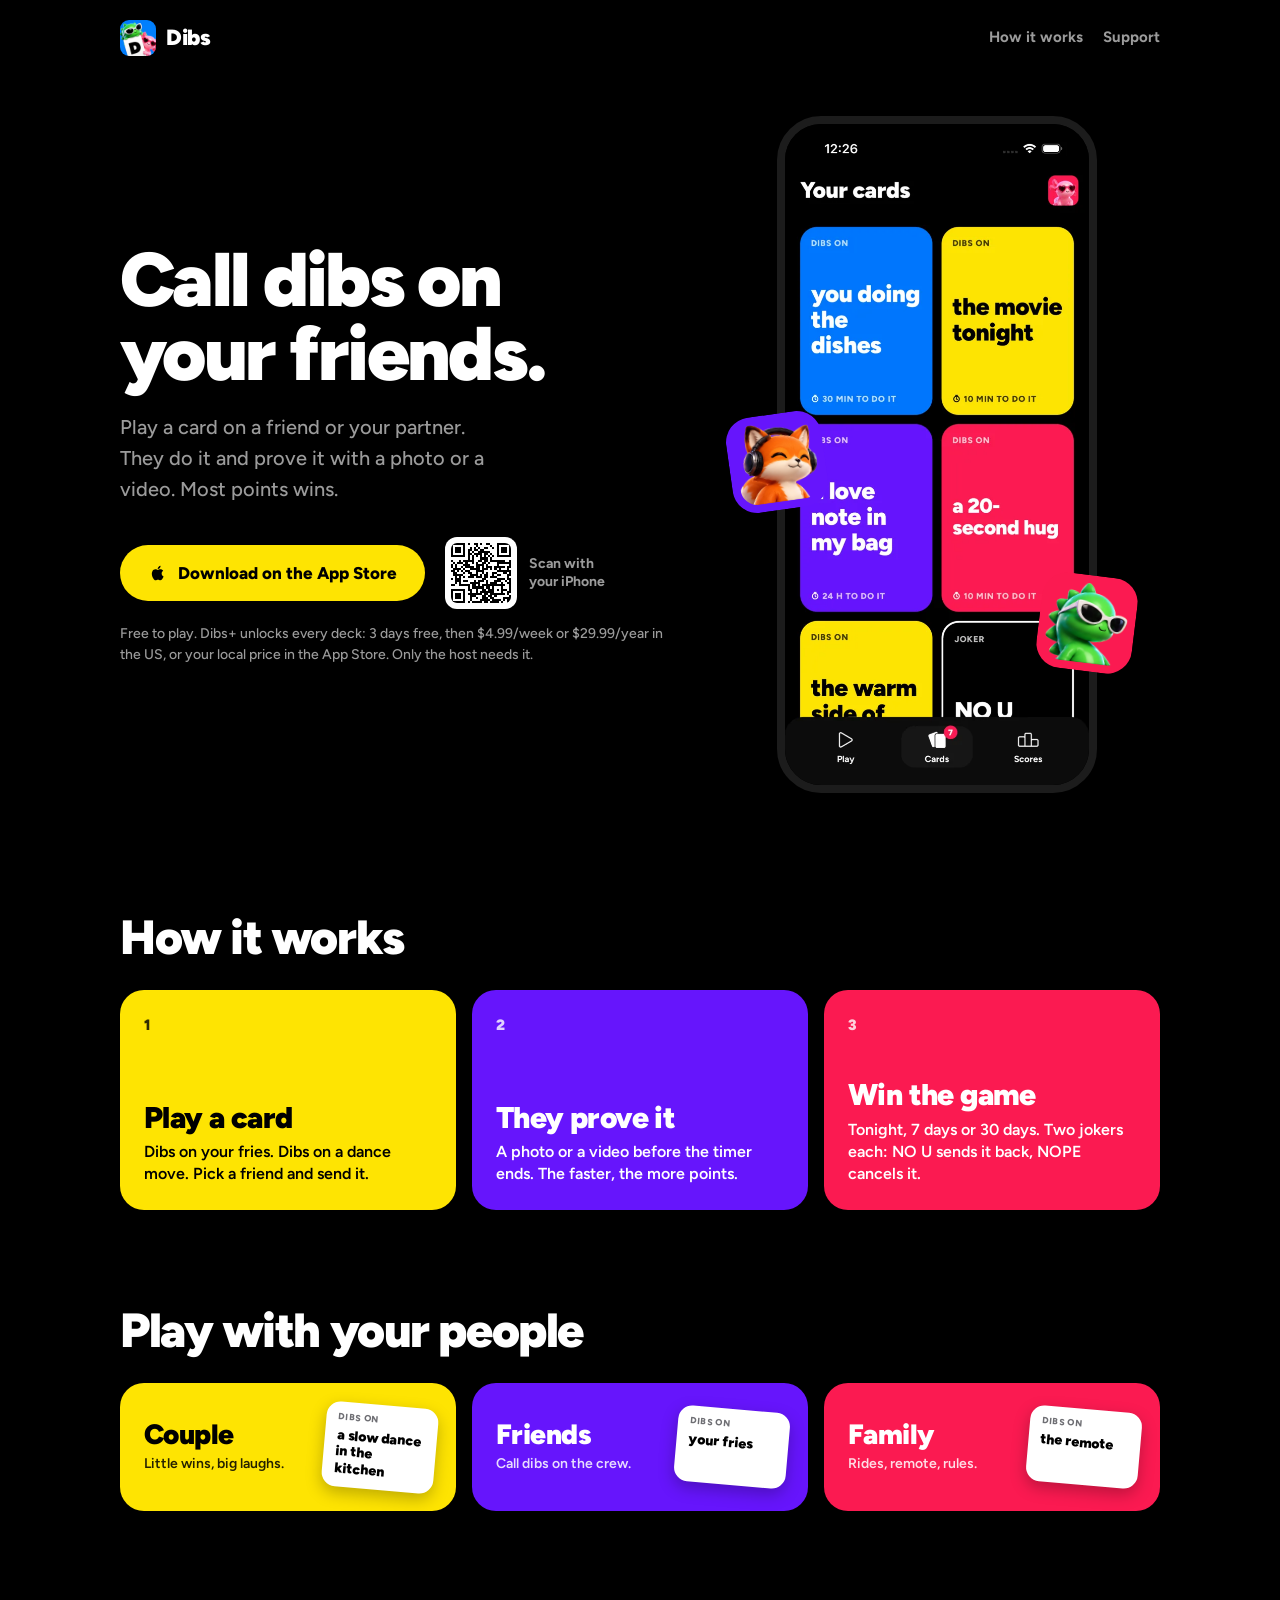
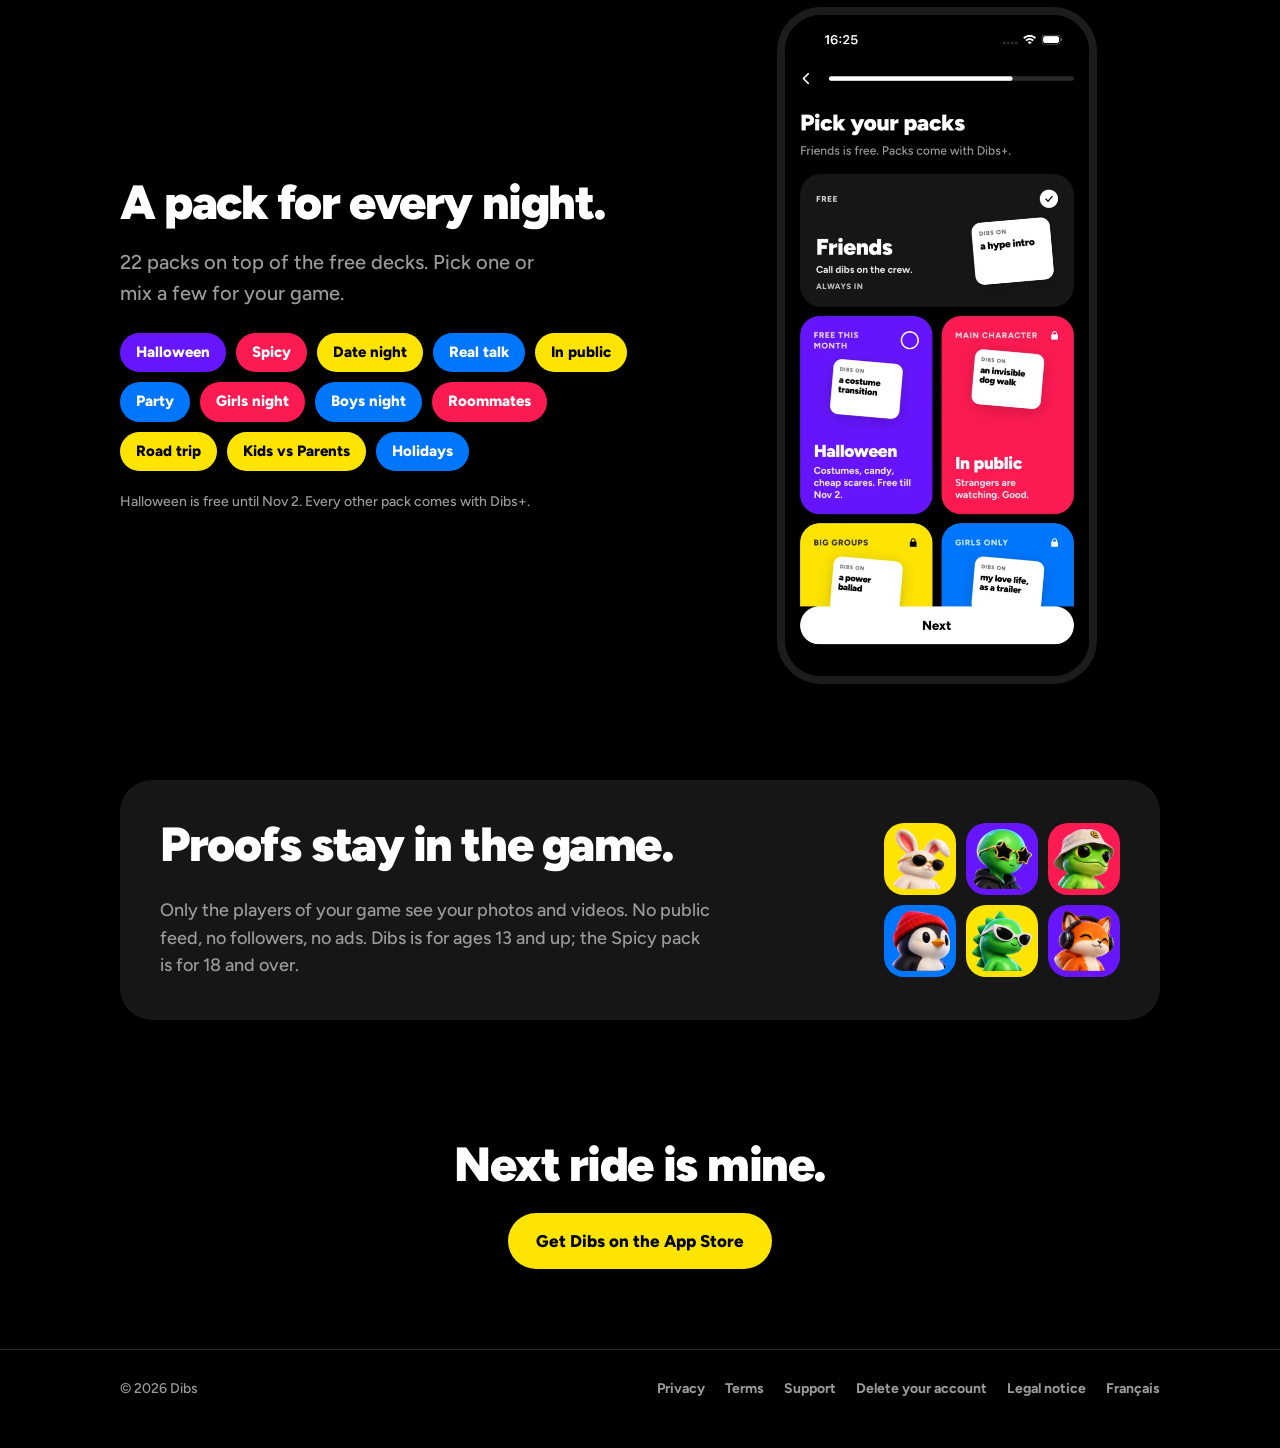
<file: index.html>
<!doctype html>
<html lang="en">
<head>
<meta charset="utf-8">
<script>
  // Ancienne adresse (GitHub Pages, partagée par les builds jusqu'à la 18) : même page sur le nouveau site.
  if (location.hostname.slice(-9) === 'github.io') location.replace('https://playdibs.vercel.app' + location.pathname.replace(/^\/dibs-site/, '').replace(/\.html$/, '') + location.search);
</script>
<meta name="viewport" content="width=device-width, initial-scale=1">
<title>Dibs: call dibs on your friends</title>
<meta name="description" content="Dibs is a card game you play on your friends or your partner. Play a card, they do it and prove it with a photo or a video. Most points wins.">
<meta property="og:title" content="Dibs: call dibs on your friends">
<meta property="og:description" content="Play a card on a friend. They do it and prove it on video. Most points wins.">
<meta property="og:image" content="/img/icon-512.webp">
<meta name="theme-color" content="#000000">
<meta name="apple-itunes-app" content="app-id=6818491717">
<link rel="icon" href="img/favicon-32.png" sizes="32x32">
<link rel="apple-touch-icon" href="img/apple-touch-icon.png">
<link rel="preconnect" href="https://fonts.googleapis.com">
<link rel="preconnect" href="https://fonts.gstatic.com" crossorigin>
<link href="https://fonts.googleapis.com/css2?family=Figtree:wght@500;600;700;800;900&display=swap" rel="stylesheet">
<link rel="stylesheet" href="styles.css">
<script src="go.js"></script>
<script>
  // Téléphone ou navigateur en français : la page française, sauf si « English » a été choisi.
  if (DIBS.lang === 'fr' && (location.pathname === '/' || location.pathname === '/index.html')) location.replace('/fr' + location.search);
</script>
</head>
<body>
<header class="wrap top">
  <a class="brand" href="./"><img src="img/icon-192.png" alt="">Dibs</a>
  <nav><a href="#how">How it works</a><a href="support">Support</a></nav>
</header>

<main>
  <div class="wrap hero">
    <div>
      <h1>Call dibs on your friends.</h1>
      <p class="lead">Play a card on a friend or your partner. They do it and prove it with a photo or a video. Most points wins.</p>
      <div class="ctas">
        <a class="pill get" href="app?s=site">
        <svg viewBox="0 0 24 24" fill="currentColor" aria-hidden="true"><path d="M16.37 12.6c-.02-2.2 1.8-3.26 1.88-3.31-1.03-1.5-2.62-1.7-3.18-1.73-1.35-.14-2.64.8-3.33.8-.69 0-1.74-.78-2.86-.76-1.47.02-2.83.86-3.59 2.17-1.53 2.66-.39 6.6 1.1 8.75.73 1.05 1.6 2.24 2.73 2.2 1.1-.04 1.51-.71 2.84-.71 1.32 0 1.7.71 2.86.69 1.18-.02 1.93-1.07 2.65-2.13.84-1.22 1.18-2.4 1.2-2.46-.03-.01-2.3-.88-2.3-3.5ZM14.2 6.13c.6-.73 1-1.74.9-2.75-.86.04-1.91.58-2.53 1.3-.55.64-1.04 1.67-.91 2.66.96.07 1.94-.49 2.54-1.21Z"/></svg>
          <span>Download on the App Store</span>
        </a>
        <div class="hero-qr"><img src="img/qr-app.svg" alt="QR code to get Dibs on your iPhone">Scan with<br>your iPhone</div>
      </div>
      <p class="small">Free to play. Dibs+ unlocks every deck: 3 days free, then $4.99/week or $29.99/year in the US, or your local price in the App Store. Only the host needs it.</p>
    </div>
    <div class="phone">
      <img class="screen" src="img/app-cards.webp" width="603" height="1311" alt="The Your cards screen of Dibs, with cards like Dibs on you doing the dishes and Dibs on the movie tonight">
      <img class="sticker s1" src="img/renard.webp" alt="">
      <img class="sticker s2" src="img/dino.webp" alt="">
    </div>
  </div>

  <section id="how" class="wrap">
    <h2>How it works</h2>
    <div class="steps">
      <div class="tile y"><span class="n">1</span><div><h3>Play a card</h3><p>Dibs on your fries. Dibs on a dance move. Pick a friend and send it.</p></div></div>
      <div class="tile v"><span class="n">2</span><div><h3>They prove it</h3><p>A photo or a video before the timer ends. The faster, the more points.</p></div></div>
      <div class="tile p"><span class="n">3</span><div><h3>Win the game</h3><p>Tonight, 7 days or 30 days. Two jokers each: NO U sends it back, NOPE cancels it.</p></div></div>
    </div>
  </section>

  <section class="wrap">
    <h2>Play with your people</h2>
    <div class="groups">
      <div class="group y"><div><span>Couple</span><small>Little wins, big laughs.</small></div><div class="mini"><b>DIBS ON</b>a slow dance in the kitchen</div></div>
      <div class="group v"><div><span>Friends</span><small>Call dibs on the crew.</small></div><div class="mini"><b>DIBS ON</b>your fries</div></div>
      <div class="group p"><div><span>Family</span><small>Rides, remote, rules.</small></div><div class="mini"><b>DIBS ON</b>the remote</div></div>
    </div>
  </section>

  <section class="wrap packs">
    <div>
      <h2>A pack for every night.</h2>
      <p class="lead">22 packs on top of the free decks. Pick one or mix a few for your game.</p>
      <div class="chips">
        <span class="chip v">Halloween</span><span class="chip p">Spicy</span><span class="chip y">Date night</span><span class="chip b">Real talk</span>
        <span class="chip y">In public</span><span class="chip b">Party</span><span class="chip p">Girls night</span><span class="chip b">Boys night</span>
        <span class="chip p">Roommates</span><span class="chip y">Road trip</span><span class="chip y">Kids vs Parents</span><span class="chip b">Holidays</span>
      </div>
      <p class="small">Halloween is free until Nov 2. Every other pack comes with Dibs+.</p>
    </div>
    <div class="phone"><img class="screen" src="img/app-packs.webp" width="603" height="1311" alt="The Pick your packs screen of Dibs, with the Friends deck and the Halloween, In public, Party and Girls night packs"></div>
  </section>

  <section class="wrap">
    <div class="promise">
      <div>
        <h2>Proofs stay in the game.</h2>
        <p>Only the players of your game see your photos and videos. No public feed, no followers, no ads. Dibs is for ages 13 and up; the Spicy pack is for 18 and over.</p>
      </div>
      <div class="avatars" aria-hidden="true">
        <img class="y" src="img/lapin.webp" alt=""><img class="v" src="img/alien.webp" alt=""><img class="p" src="img/grenouille.webp" alt="">
        <img class="b" src="img/pingouin.webp" alt=""><img class="y" src="img/dino.webp" alt=""><img class="v" src="img/renard.webp" alt="">
      </div>
    </div>
  </section>

  <section class="wrap cta">
    <h2>Next ride is mine.</h2>
    <a class="pill get" href="app?s=site-bottom"><span>Get Dibs on the App Store</span></a>
  </section>
</main>

<footer>
  <div class="wrap">
    <span>&copy; 2026 Dibs</span>
    <nav><a href="privacy">Privacy</a><a href="terms">Terms</a><a href="support">Support</a><a href="delete-account">Delete your account</a><a href="legal">Legal notice</a><a href="/fr" data-lang="fr">Français</a></nav>
  </div>
</footer>
<script>
  DIBS.track('site_viewed');
  if (DIBS.platform === 'android' && !DIBS.android) {
    document.querySelectorAll('.pill.get span').forEach(function (e) { e.textContent = 'On iPhone now, Android soon'; });
  }
</script>
</body>
</html>
</file>
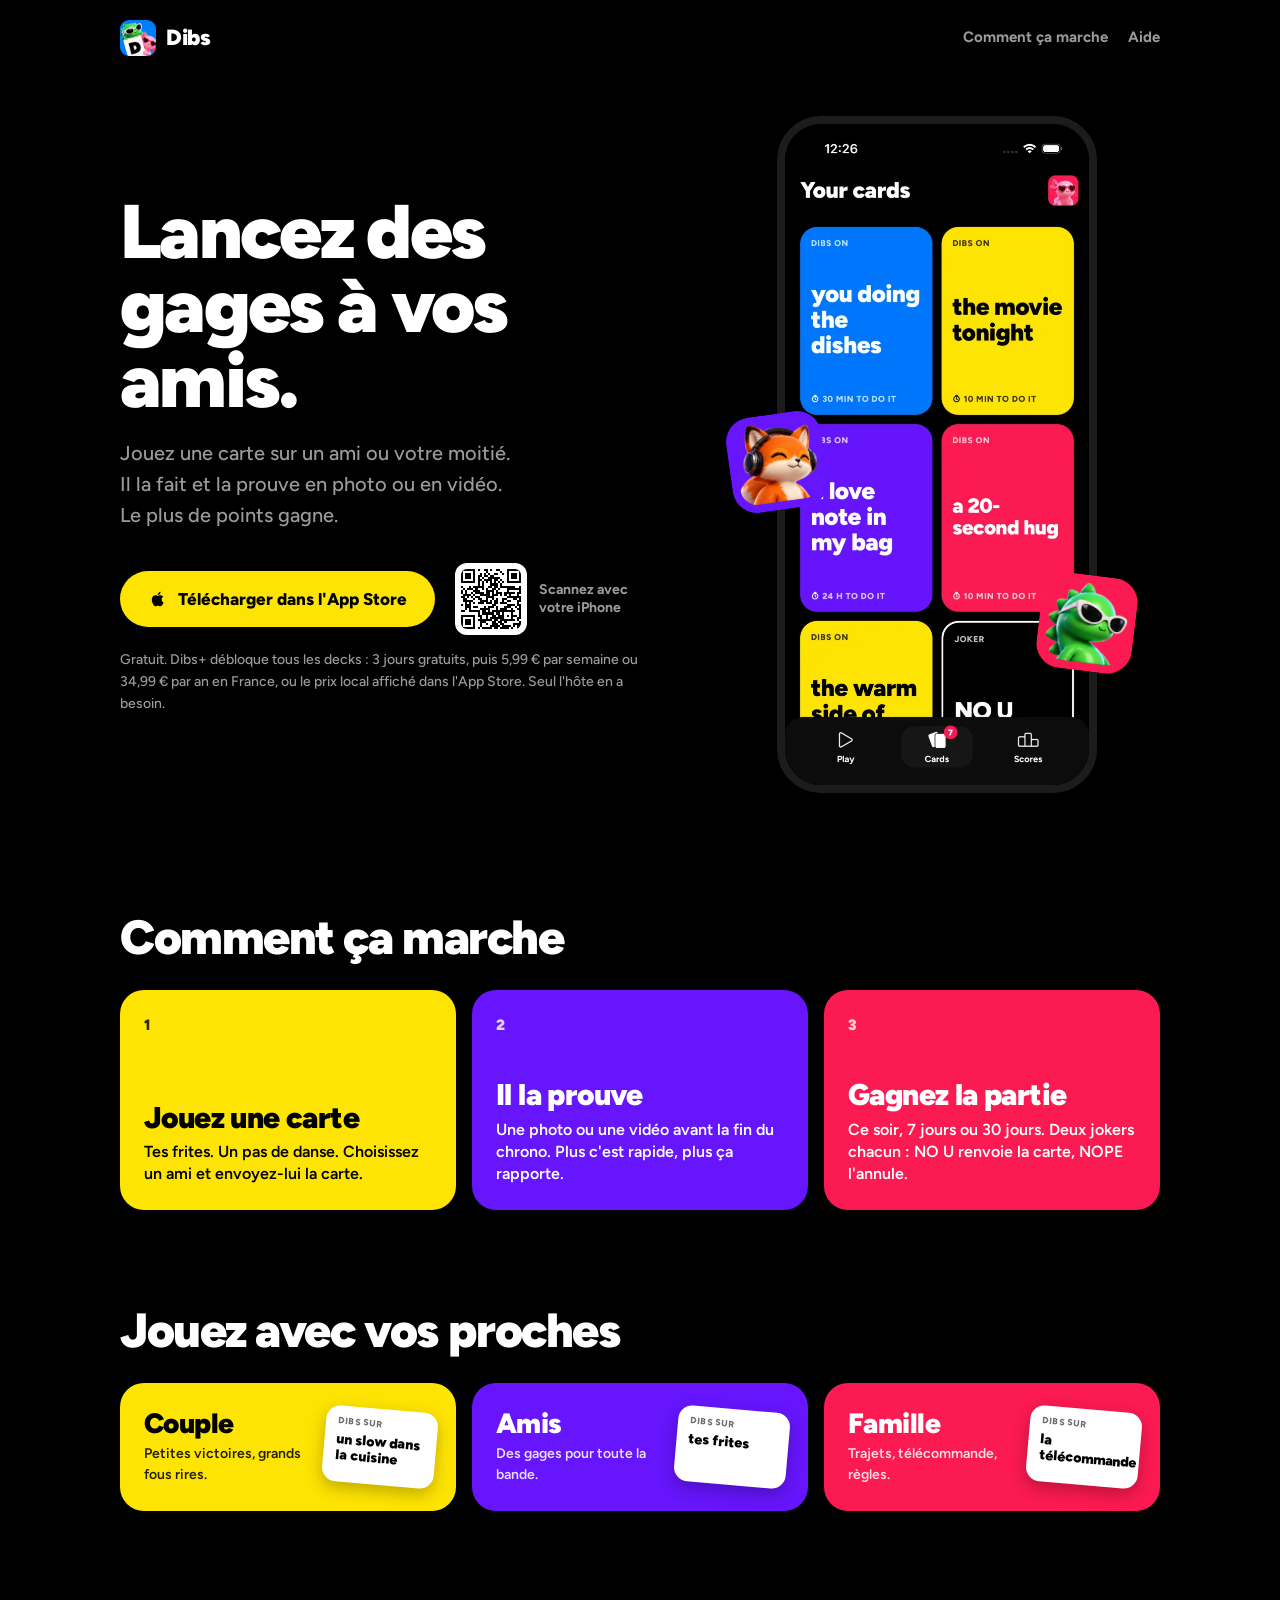
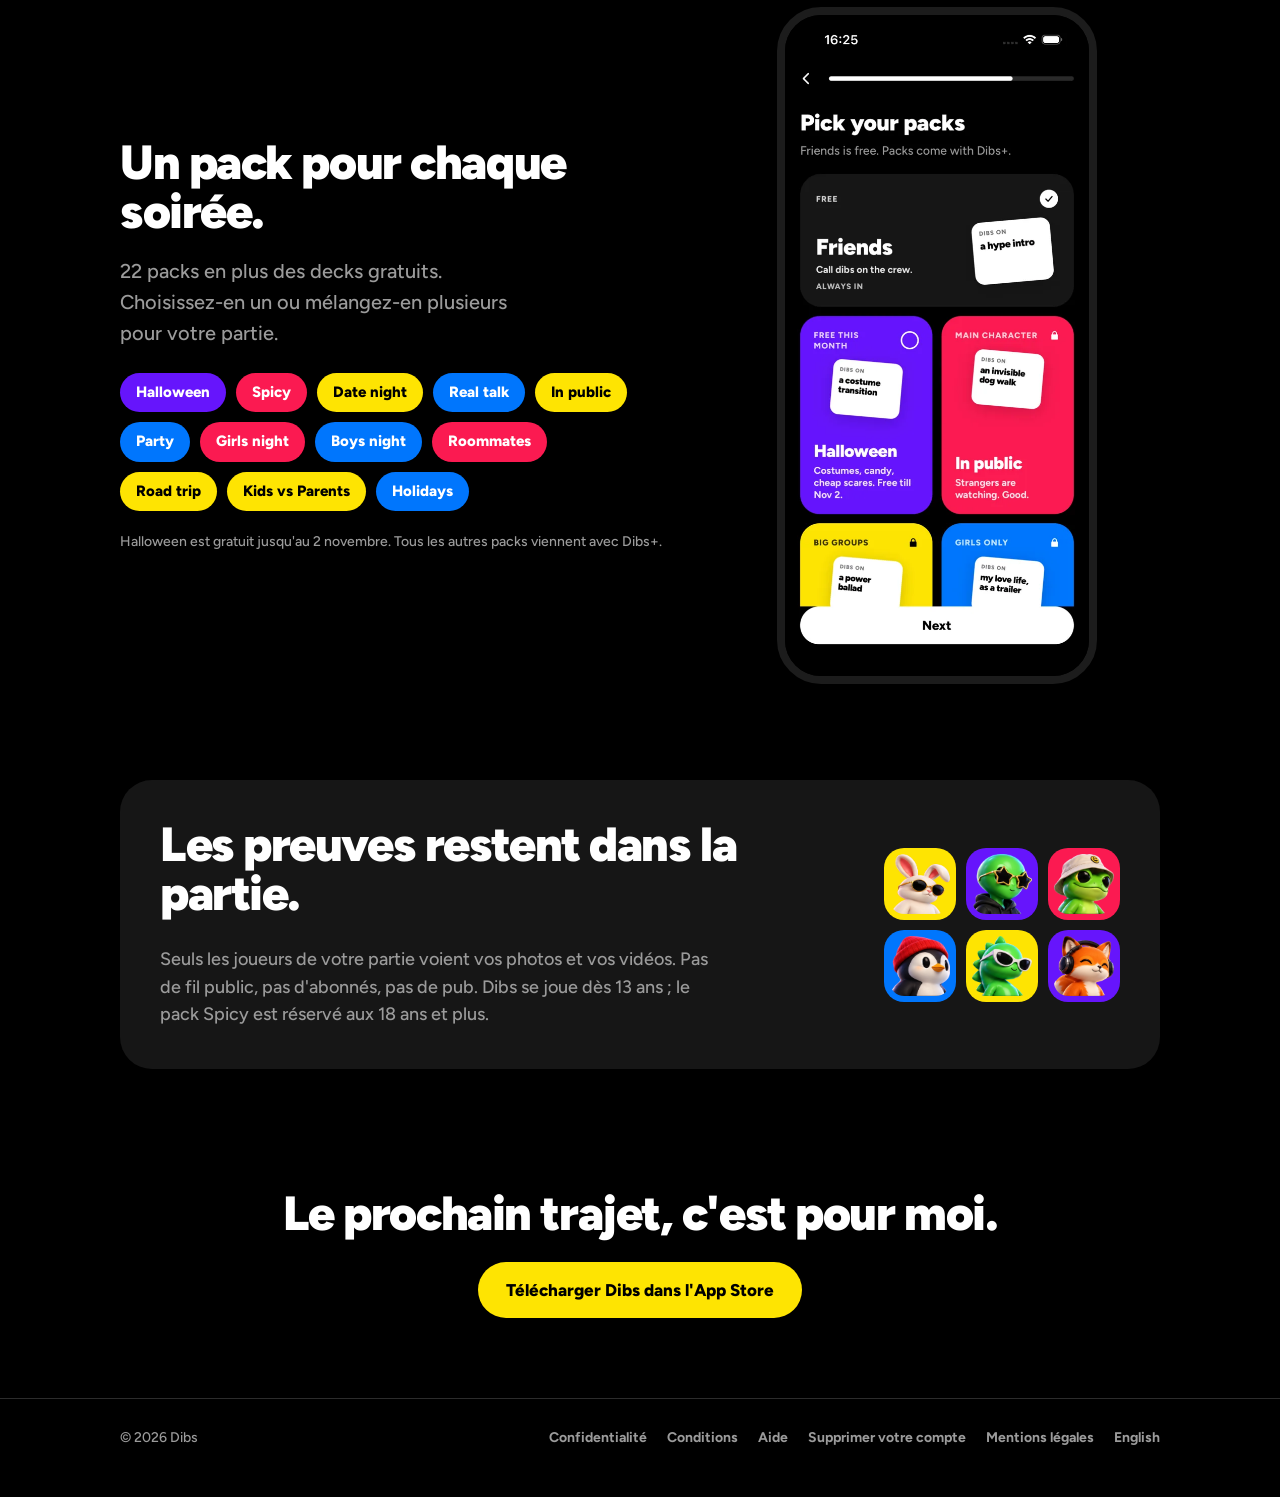
<file: fr/index.html>
<!doctype html>
<html lang="fr">
<head>
<meta charset="utf-8">
<script>
  // Ancienne adresse (GitHub Pages, partagée par les builds jusqu'à la 18) : même page sur le nouveau site.
  if (location.hostname.slice(-9) === 'github.io') location.replace('https://playdibs.vercel.app' + location.pathname.replace(/^\/dibs-site/, '').replace(/\.html$/, '') + location.search);
</script>
<meta name="viewport" content="width=device-width, initial-scale=1">
<title>Dibs : lancez des gages à vos amis</title>
<meta name="description" content="Dibs est un jeu de cartes qui se joue sur vos amis ou votre moitié. Jouez une carte, il la fait et la prouve en photo ou en vidéo. Le plus de points gagne.">
<meta property="og:title" content="Dibs : lancez des gages à vos amis">
<meta property="og:description" content="Jouez une carte sur un ami. Il la fait et la prouve en vidéo. Le plus de points gagne.">
<meta property="og:image" content="/img/icon-512.webp">
<meta name="theme-color" content="#000000">
<meta name="apple-itunes-app" content="app-id=6818491717">
<link rel="icon" href="/img/favicon-32.png" sizes="32x32">
<link rel="apple-touch-icon" href="/img/apple-touch-icon.png">
<link rel="preconnect" href="https://fonts.googleapis.com">
<link rel="preconnect" href="https://fonts.gstatic.com" crossorigin>
<link href="https://fonts.googleapis.com/css2?family=Figtree:wght@500;600;700;800;900&display=swap" rel="stylesheet">
<link rel="stylesheet" href="/styles.css">
<script src="/go.js"></script>
</head>
<body>
<header class="wrap top">
  <a class="brand" href="/fr"><img src="/img/icon-192.png" alt="">Dibs</a>
  <nav><a href="#how">Comment ça marche</a><a href="/fr/support">Aide</a></nav>
</header>

<main>
  <div class="wrap hero">
    <div>
      <h1>Lancez des gages à vos amis.</h1>
      <p class="lead">Jouez une carte sur un ami ou votre moitié. Il la fait et la prouve en photo ou en vidéo. Le plus de points gagne.</p>
      <div class="ctas">
        <a class="pill get" href="/app?s=site-fr">
        <svg viewBox="0 0 24 24" fill="currentColor" aria-hidden="true"><path d="M16.37 12.6c-.02-2.2 1.8-3.26 1.88-3.31-1.03-1.5-2.62-1.7-3.18-1.73-1.35-.14-2.64.8-3.33.8-.69 0-1.74-.78-2.86-.76-1.47.02-2.83.86-3.59 2.17-1.53 2.66-.39 6.6 1.1 8.75.73 1.05 1.6 2.24 2.73 2.2 1.1-.04 1.51-.71 2.84-.71 1.32 0 1.7.71 2.86.69 1.18-.02 1.93-1.07 2.65-2.13.84-1.22 1.18-2.4 1.2-2.46-.03-.01-2.3-.88-2.3-3.5ZM14.2 6.13c.6-.73 1-1.74.9-2.75-.86.04-1.91.58-2.53 1.3-.55.64-1.04 1.67-.91 2.66.96.07 1.94-.49 2.54-1.21Z"/></svg>
          <span>Télécharger dans l'App Store</span>
        </a>
        <div class="hero-qr"><img src="/img/qr-app.svg" alt="QR code pour télécharger Dibs sur iPhone">Scannez avec<br>votre iPhone</div>
      </div>
      <p class="small">Gratuit. Dibs+ débloque tous les decks : 3 jours gratuits, puis 5,99 € par semaine ou 34,99 € par an en France, ou le prix local affiché dans l'App Store. Seul l'hôte en a besoin.</p>
    </div>
    <div class="phone">
      <img class="screen" src="/img/app-cards.webp" width="603" height="1311" alt="L'écran Your cards de Dibs, avec des cartes comme you doing the dishes et the movie tonight">
      <img class="sticker s1" src="/img/renard.webp" alt="">
      <img class="sticker s2" src="/img/dino.webp" alt="">
    </div>
  </div>

  <section id="how" class="wrap">
    <h2>Comment ça marche</h2>
    <div class="steps">
      <div class="tile y"><span class="n">1</span><div><h3>Jouez une carte</h3><p>Tes frites. Un pas de danse. Choisissez un ami et envoyez-lui la carte.</p></div></div>
      <div class="tile v"><span class="n">2</span><div><h3>Il la prouve</h3><p>Une photo ou une vidéo avant la fin du chrono. Plus c'est rapide, plus ça rapporte.</p></div></div>
      <div class="tile p"><span class="n">3</span><div><h3>Gagnez la partie</h3><p>Ce soir, 7 jours ou 30 jours. Deux jokers chacun : NO U renvoie la carte, NOPE l'annule.</p></div></div>
    </div>
  </section>

  <section class="wrap">
    <h2>Jouez avec vos proches</h2>
    <div class="groups">
      <div class="group y"><div><span>Couple</span><small>Petites victoires, grands fous rires.</small></div><div class="mini"><b>DIBS SUR</b>un slow dans la cuisine</div></div>
      <div class="group v"><div><span>Amis</span><small>Des gages pour toute la bande.</small></div><div class="mini"><b>DIBS SUR</b>tes frites</div></div>
      <div class="group p"><div><span>Famille</span><small>Trajets, télécommande, règles.</small></div><div class="mini"><b>DIBS SUR</b>la télécommande</div></div>
    </div>
  </section>

  <section class="wrap packs">
    <div>
      <h2>Un pack pour chaque soirée.</h2>
      <p class="lead">22 packs en plus des decks gratuits. Choisissez-en un ou mélangez-en plusieurs pour votre partie.</p>
      <div class="chips">
        <span class="chip v">Halloween</span><span class="chip p">Spicy</span><span class="chip y">Date night</span><span class="chip b">Real talk</span>
        <span class="chip y">In public</span><span class="chip b">Party</span><span class="chip p">Girls night</span><span class="chip b">Boys night</span>
        <span class="chip p">Roommates</span><span class="chip y">Road trip</span><span class="chip y">Kids vs Parents</span><span class="chip b">Holidays</span>
      </div>
      <p class="small">Halloween est gratuit jusqu'au 2 novembre. Tous les autres packs viennent avec Dibs+.</p>
    </div>
    <div class="phone"><img class="screen" src="/img/app-packs.webp" width="603" height="1311" alt="L'écran Pick your packs de Dibs, avec le deck Friends et les packs Halloween, In public, Party et Girls night"></div>
  </section>

  <section class="wrap">
    <div class="promise">
      <div>
        <h2>Les preuves restent dans la partie.</h2>
        <p>Seuls les joueurs de votre partie voient vos photos et vos vidéos. Pas de fil public, pas d'abonnés, pas de pub. Dibs se joue dès 13 ans ; le pack Spicy est réservé aux 18 ans et plus.</p>
      </div>
      <div class="avatars" aria-hidden="true">
        <img class="y" src="/img/lapin.webp" alt=""><img class="v" src="/img/alien.webp" alt=""><img class="p" src="/img/grenouille.webp" alt="">
        <img class="b" src="/img/pingouin.webp" alt=""><img class="y" src="/img/dino.webp" alt=""><img class="v" src="/img/renard.webp" alt="">
      </div>
    </div>
  </section>

  <section class="wrap cta">
    <h2>Le prochain trajet, c'est pour moi.</h2>
    <a class="pill get" href="/app?s=site-fr-bottom"><span>Télécharger Dibs dans l'App Store</span></a>
  </section>
</main>

<footer>
  <div class="wrap">
    <span>&copy; 2026 Dibs</span>
    <nav><a href="/fr/privacy">Confidentialité</a><a href="/fr/terms">Conditions</a><a href="/fr/support">Aide</a><a href="/fr/delete-account">Supprimer votre compte</a><a href="/fr/mentions-legales">Mentions légales</a><a href="/?lang=en" data-lang="en">English</a></nav>
  </div>
</footer>
<script>
  DIBS.track('site_viewed');
  if (DIBS.platform === 'android' && !DIBS.android) {
    document.querySelectorAll('.pill.get span').forEach(function (e) { e.textContent = 'Sur iPhone maintenant, Android bientôt'; });
  }
</script>
</body>
</html>
</file>
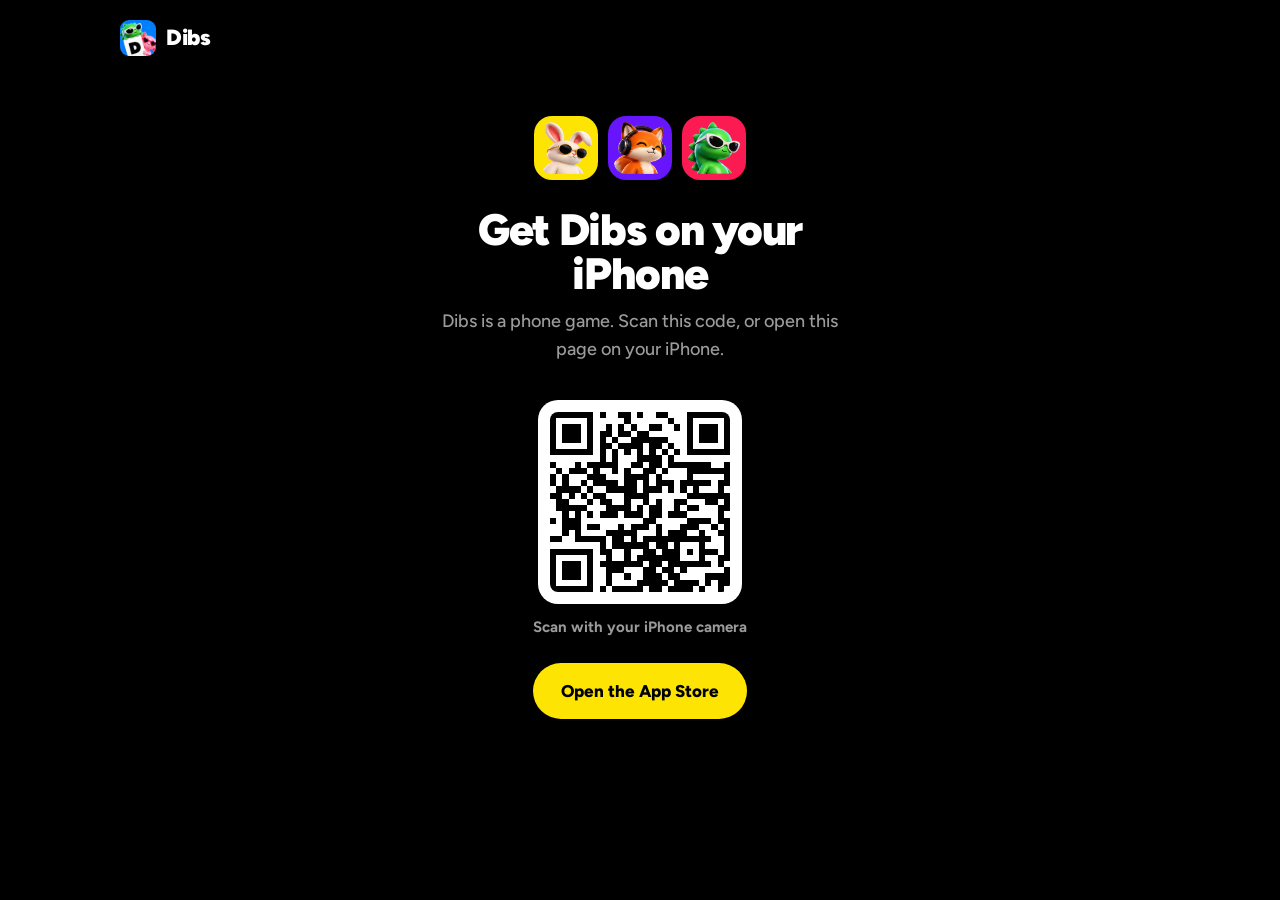
<file: app.html>
<!doctype html>
<html lang="en">
<head>
<meta charset="utf-8">
<script>
  // Ancienne adresse (GitHub Pages, partagée par les builds jusqu'à la 18) : même page sur le nouveau site.
  if (location.hostname.slice(-9) === 'github.io') location.replace('https://playdibs.vercel.app' + location.pathname.replace(/^\/dibs-site/, '').replace(/\.html$/, '') + location.search);
</script>
<meta name="viewport" content="width=device-width, initial-scale=1">
<title>Get Dibs</title>
<meta name="description" content="Get Dibs, the card game you play on your friends or your partner.">
<meta name="robots" content="noindex">
<meta property="og:title" content="Get Dibs">
<meta property="og:description" content="Call dibs on your friends. Play a card, they prove it on video.">
<meta property="og:image" content="https://playdibs.vercel.app/img/icon-512.webp">
<meta name="theme-color" content="#000000">
<meta name="apple-itunes-app" content="app-id=6818491717">
<link rel="icon" href="/img/favicon-32.png" sizes="32x32">
<link rel="apple-touch-icon" href="/img/apple-touch-icon.png">
<link rel="preconnect" href="https://fonts.googleapis.com">
<link rel="preconnect" href="https://fonts.gstatic.com" crossorigin>
<link href="https://fonts.googleapis.com/css2?family=Figtree:wght@500;600;700;800;900&display=swap" rel="stylesheet">
<link rel="stylesheet" href="/styles.css">
<script src="/go.js"></script>
</head>
<body>
<header class="wrap top">
  <a class="brand" href="/"><img src="/img/icon-192.png" alt="">Dibs</a>
</header>
<main class="center">
  <div class="avatars-row" aria-hidden="true">
    <img class="y" src="/img/lapin.webp" alt=""><img class="v" src="/img/renard.webp" alt=""><img class="p" src="/img/dino.webp" alt="">
  </div>
  <h1 id="title" data-fr="Ouverture de l'App Store">Opening the App Store</h1>
  <p class="lead" id="lead" data-fr="Une seconde.">One second.</p>
  <div class="qr" id="qr" hidden>
    <img src="/img/qr-app.svg" width="180" height="180" alt="QR code to get Dibs on your iPhone">
    <p data-fr="Scannez avec l'appareil photo de votre iPhone">Scan with your iPhone camera</p>
  </div>
  <a class="pill" id="store" href="https://apps.apple.com/app/id6818491717" data-fr="Télécharger Dibs">Get Dibs</a>
</main>
<script>
  DIBS.translate();
  (function () {
    var store = document.getElementById('store');
    var title = document.getElementById('title');
    var lead = document.getElementById('lead');
    store.href = DIBS.storeUrl();
    if (DIBS.platform === 'ios') {
      DIBS.go(DIBS.ios, 'store_redirect', { store: DIBS.storeName() });
      return;
    }
    if (DIBS.platform === 'android' && DIBS.android) {
      title.textContent = DIBS.t('Opening Google Play', 'Ouverture de Google Play');
      DIBS.go(DIBS.android, 'store_redirect', { store: 'play' });
      return;
    }
    if (DIBS.platform === 'android') {
      title.textContent = DIBS.t('Dibs is on iPhone for now', 'Dibs est sur iPhone pour l\'instant');
      lead.textContent = DIBS.t('Android is coming. Your friends on iPhone can already play.', 'Android arrive. Vos amis sur iPhone peuvent déjà jouer.');
      store.hidden = true;
      DIBS.track('store_redirect', { store: 'none' });
      return;
    }
    title.textContent = DIBS.t('Get Dibs on your iPhone', 'Téléchargez Dibs sur votre iPhone');
    lead.textContent = DIBS.t('Dibs is a phone game. Scan this code, or open this page on your iPhone.', 'Dibs se joue sur téléphone. Scannez ce code, ou ouvrez cette page sur votre iPhone.');
    document.getElementById('qr').hidden = false;
    store.textContent = DIBS.t('Open the App Store', 'Ouvrir l\'App Store');
    DIBS.track('store_redirect', { store: 'qr_shown' });
  })();
</script>
</body>
</html>
</file>
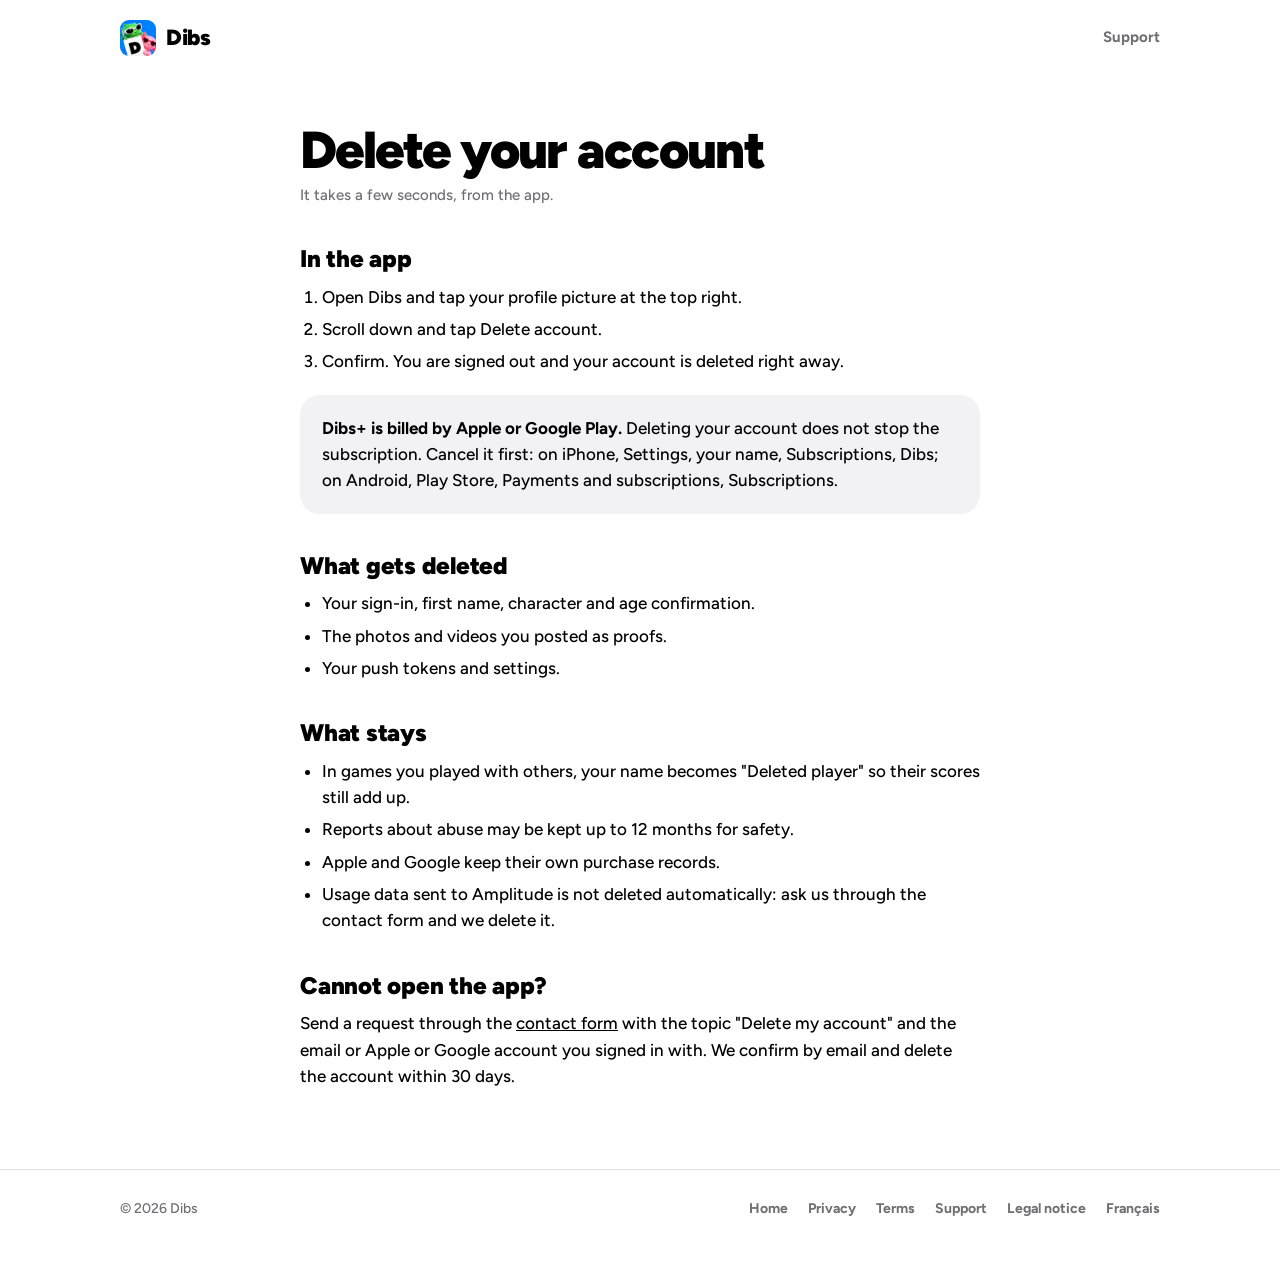
<file: delete-account.html>
<!doctype html>
<html lang="en">
<head>
<meta charset="utf-8">
<script>
  // Ancienne adresse (GitHub Pages, partagée par les builds jusqu'à la 18) : même page sur le nouveau site.
  if (location.hostname.slice(-9) === 'github.io') location.replace('https://playdibs.vercel.app' + location.pathname.replace(/^\/dibs-site/, '').replace(/\.html$/, '') + location.search);
</script>
<meta name="viewport" content="width=device-width, initial-scale=1">
<title>Delete your account | Dibs</title>
<meta name="description" content="How to delete your Dibs account and what happens to your data.">
<meta name="theme-color" content="#000000">
<link rel="icon" href="img/favicon-32.png" sizes="32x32">
<link rel="preconnect" href="https://fonts.googleapis.com">
<link rel="preconnect" href="https://fonts.gstatic.com" crossorigin>
<link href="https://fonts.googleapis.com/css2?family=Figtree:wght@500;600;700;800;900&display=swap" rel="stylesheet">
<link rel="stylesheet" href="styles.css">
</head>
<body class="doc">
<header class="wrap top">
  <a class="brand" href="./"><img src="img/icon-192.png" alt="">Dibs</a>
  <nav><a href="support">Support</a></nav>
</header>
<main>
  <h1>Delete your account</h1>
  <p class="meta">It takes a few seconds, from the app.</p>

  <h2>In the app</h2>
  <ol>
    <li>Open Dibs and tap your profile picture at the top right.</li>
    <li>Scroll down and tap Delete account.</li>
    <li>Confirm. You are signed out and your account is deleted right away.</li>
  </ol>

  <div class="box">
    <p><strong>Dibs+ is billed by Apple or Google Play.</strong> Deleting your account does not stop the subscription. Cancel it first: on iPhone, Settings, your name, Subscriptions, Dibs; on Android, Play Store, Payments and subscriptions, Subscriptions.</p>
  </div>

  <h2>What gets deleted</h2>
  <ul>
    <li>Your sign-in, first name, character and age confirmation.</li>
    <li>The photos and videos you posted as proofs.</li>
    <li>Your push tokens and settings.</li>
  </ul>

  <h2>What stays</h2>
  <ul>
    <li>In games you played with others, your name becomes "Deleted player" so their scores still add up.</li>
    <li>Reports about abuse may be kept up to 12 months for safety.</li>
    <li>Apple and Google keep their own purchase records.</li>
    <li>Usage data sent to Amplitude is not deleted automatically: ask us through the contact form and we delete it.</li>
  </ul>

  <h2>Cannot open the app?</h2>
  <p>Send a request through the <a href="support#contact">contact form</a> with the topic "Delete my account" and the email or Apple or Google account you signed in with. We confirm by email and delete the account within 30 days.</p>
</main>
<footer>
  <div class="wrap">
    <span>&copy; 2026 Dibs</span>
    <nav><a href="./">Home</a><a href="privacy">Privacy</a><a href="terms">Terms</a><a href="support">Support</a><a href="legal">Legal notice</a><a href="/fr/delete-account" data-lang="fr">Français</a></nav>
  </div>
</footer>
</body>
</html>
</file>
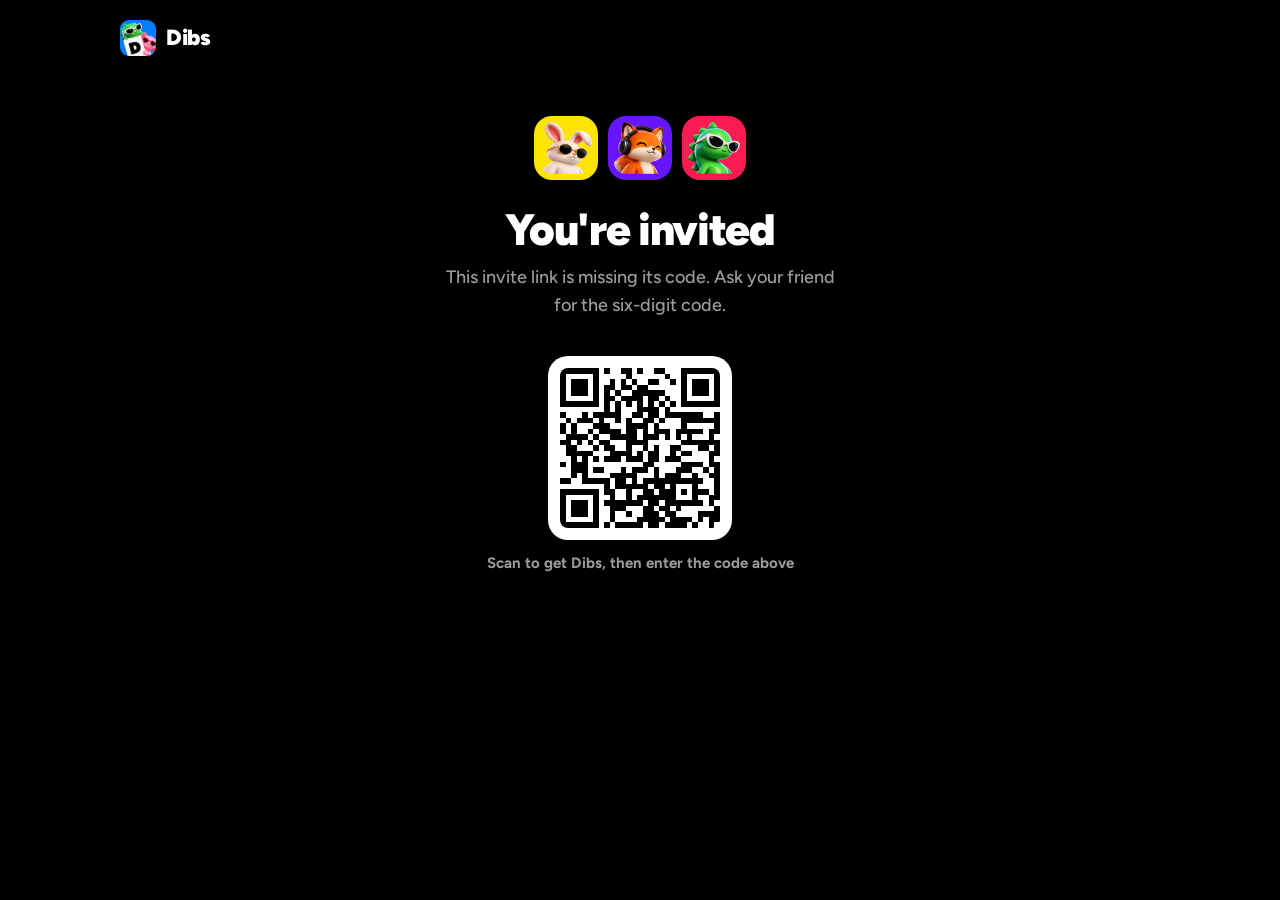
<file: j.html>
<!doctype html>
<html lang="en">
<head>
<meta charset="utf-8">
<script>
  // Ancienne adresse (GitHub Pages, partagée par les builds jusqu'à la 18) : même page sur le nouveau site.
  if (location.hostname.slice(-9) === 'github.io') location.replace('https://playdibs.vercel.app' + location.pathname.replace(/^\/dibs-site/, '').replace(/\.html$/, '') + location.search);
</script>
<meta name="viewport" content="width=device-width, initial-scale=1">
<title>You're invited | Dibs</title>
<meta name="description" content="A friend invited you to a game of Dibs. Join with the code.">
<meta name="robots" content="noindex">
<meta property="og:title" content="You're invited to a game of Dibs">
<meta property="og:description" content="Call dibs on your friends. Tap to join the game.">
<meta property="og:image" content="https://playdibs.vercel.app/img/icon-512.webp">
<meta name="theme-color" content="#000000">
<script src="/go.js"></script>
<script>
  // Le code vient du chemin (/j/482913) ou de l'ancien format (/j?c=482913).
  DIBS.code = ((location.pathname.match(/\/j\/(\d{6})/) || [])[1]) || (/^\d{6}$/.test(DIBS.param('c')) ? DIBS.param('c') : '');
  // Bandeau natif de Safari : « Open » passe le code à l'app si elle est installée, « Get » sinon.
  document.write('<meta name="apple-itunes-app" content="app-id=6818491717' + (DIBS.code ? ', app-argument=dibs://join?code=' + DIBS.code : '') + '">');
</script>
<link rel="icon" href="/img/favicon-32.png" sizes="32x32">
<link rel="apple-touch-icon" href="/img/apple-touch-icon.png">
<link rel="preconnect" href="https://fonts.googleapis.com">
<link rel="preconnect" href="https://fonts.gstatic.com" crossorigin>
<link href="https://fonts.googleapis.com/css2?family=Figtree:wght@500;600;700;800;900&display=swap" rel="stylesheet">
<link rel="stylesheet" href="/styles.css">
<style>
  .code { background: var(--surface); border-radius: 24px; padding: 20px; margin-bottom: 20px; width: 100%; }
  .code .label { color: var(--text2); font-weight: 800; font-size: 13px; letter-spacing: 0.08em; }
  .code .digits { font-weight: 900; font-size: clamp(40px, 13vw, 52px); letter-spacing: 0.12em; margin: 4px 0 12px; font-variant-numeric: tabular-nums; }
  .ghost { background: var(--surface2); color: var(--text); border: 0; font-family: inherit; cursor: pointer; height: 44px; padding: 0 20px; border-radius: 22px; font-weight: 800; font-size: 15px; }
  .actions { display: grid; gap: 12px; width: 100%; }
  .actions .pill { width: 100%; border: 0; font-family: inherit; cursor: pointer; }
  .open { color: var(--text2); font-weight: 700; font-size: 15px; margin-top: 18px; }
  .steps-small { color: var(--text2); font-size: 15px; margin-top: 20px; line-height: 1.6; }
</style>
</head>
<body>
<header class="wrap top">
  <a class="brand" href="/"><img src="/img/icon-192.png" alt="">Dibs</a>
</header>
<main class="center">
  <div class="avatars-row" aria-hidden="true">
    <img class="y" src="/img/lapin.webp" alt=""><img class="v" src="/img/renard.webp" alt=""><img class="p" src="/img/dino.webp" alt="">
  </div>
  <h1 data-fr="Vous êtes invité">You're invited</h1>
  <p class="lead" id="lead" data-fr="Rejoignez la partie sur Dibs avec ce code.">Join the game on Dibs with this code.</p>

  <div class="code" id="code-box">
    <div class="label" data-fr="CODE DE LA PARTIE">GAME CODE</div>
    <div class="digits" id="digits">------</div>
    <button class="ghost" id="copy" type="button" data-fr="Copier le code">Copy code</button>
  </div>

  <div class="actions" id="actions">
    <button class="pill" id="get" type="button" data-fr="Télécharger Dibs et rejoindre">Get Dibs and join</button>
  </div>
  <a class="open" id="open" href="dibs://join" data-fr="J'ai déjà Dibs">I already have Dibs</a>
  <p class="steps-small" id="steps" data-fr="Le code est copié pour vous. Une fois Dibs installé, entrez un code puis collez-le.">The code is copied for you. Once Dibs is installed, tap Got a code? then Paste.</p>
  <div class="qr" id="qr" hidden>
    <img src="/img/qr-app.svg" width="160" height="160" alt="QR code to get Dibs on your iPhone">
    <p data-fr="Scannez pour télécharger Dibs, puis entrez le code ci-dessus">Scan to get Dibs, then enter the code above</p>
  </div>
</main>
<script>
  (function () {
    DIBS.translate();
    var code = DIBS.code;
    var $ = function (id) { return document.getElementById(id); };
    DIBS.track('invite_viewed', { has_code: !!code });
    if (!code) {
      $('lead').textContent = DIBS.t('This invite link is missing its code. Ask your friend for the six-digit code.', 'Il manque le code dans ce lien. Demandez le code à six chiffres à votre ami.');
      $('code-box').hidden = true; $('open').hidden = true;
      $('steps').textContent = DIBS.t('New to Dibs? Get the app, tap Got a code? and enter the code.', 'Nouveau sur Dibs ? Téléchargez l\'app et entrez le code.');
    } else {
      $('digits').textContent = code;
      $('open').href = 'dibs://join?code=' + code;
    }
    var copy = function () {
      if (!code || !navigator.clipboard) return Promise.resolve(false);
      return navigator.clipboard.writeText(code).then(function () { return true; }, function () { return false; });
    };
    $('copy').addEventListener('click', function () {
      copy().then(function (ok) {
        $('copy').textContent = ok ? DIBS.t('Copied', 'Copié') : code;
        setTimeout(function () { $('copy').textContent = DIBS.t('Copy code', 'Copier le code'); }, 2000);
      });
      DIBS.track('invite_cta', { action: 'copy_code' });
    });
    $('open').addEventListener('click', function () { DIBS.track('invite_cta', { action: 'open_app' }); });
    // Le presse-papiers n'accepte l'écriture qu'au toucher : copier puis partir vers le store dans le même geste.
    $('get').addEventListener('click', function () {
      copy().then(function () { DIBS.go(DIBS.storeUrl(), 'invite_cta', { action: 'get_app', store: DIBS.storeName() }); });
    });
    if (DIBS.platform === 'android' && !DIBS.android) {
      $('actions').hidden = true; $('open').hidden = true;
      $('steps').textContent = DIBS.t('Dibs is on iPhone for now. Android is coming.', 'Dibs est sur iPhone pour l\'instant. Android arrive.');
    }
    if (DIBS.platform === 'desktop') {
      $('actions').hidden = true; $('open').hidden = true; $('steps').hidden = true;
      $('qr').hidden = false;
    }
  })();
</script>
</body>
</html>
</file>
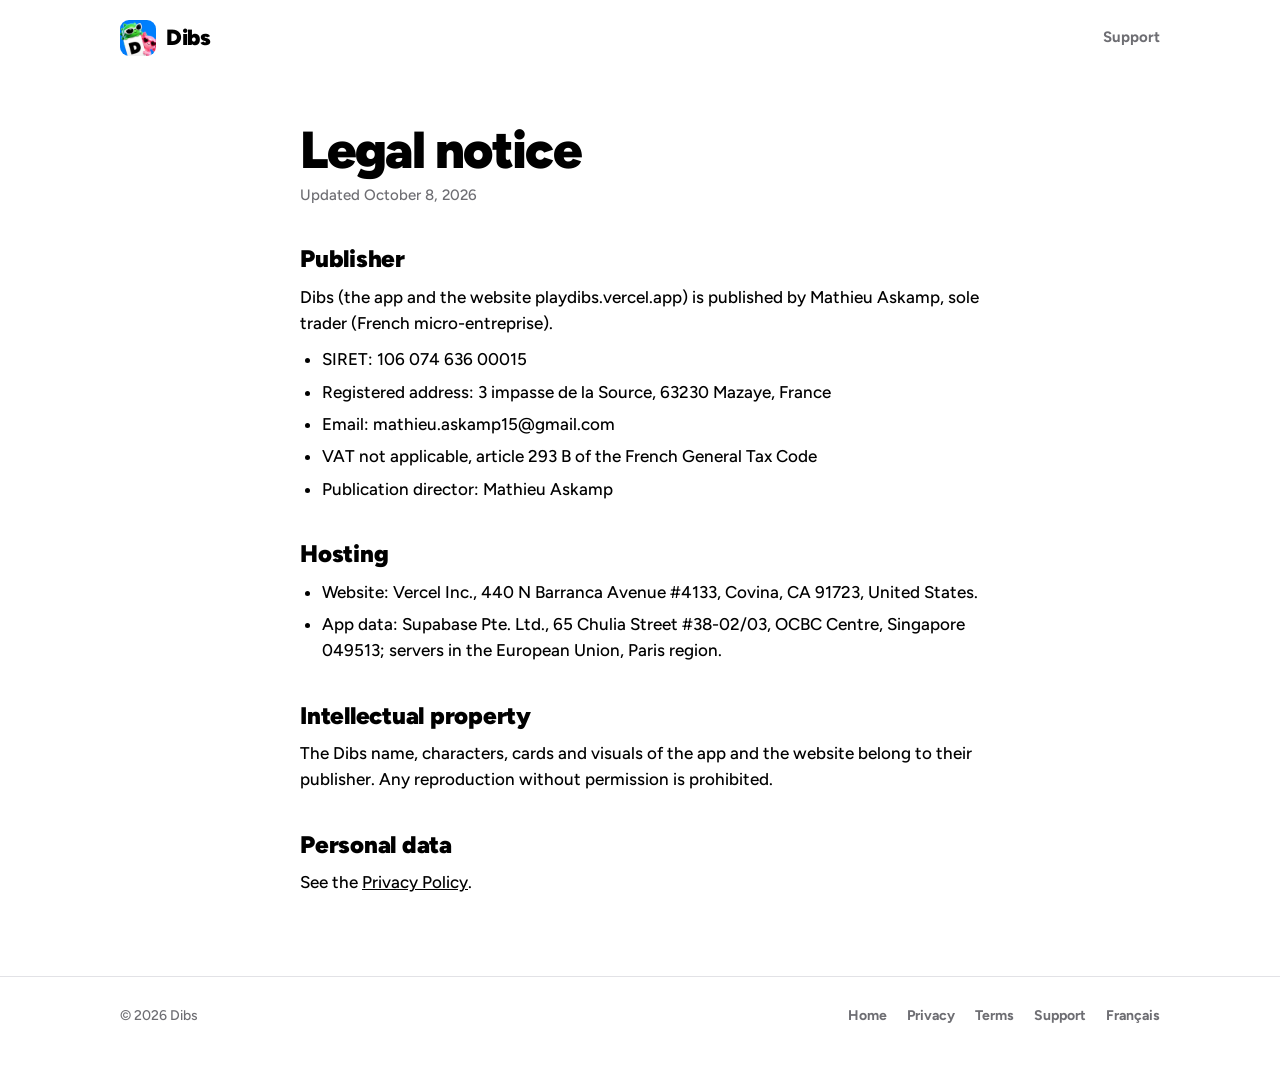
<file: legal.html>
<!doctype html>
<html lang="en">
<head>
<meta charset="utf-8">
<script>
  // Ancienne adresse (GitHub Pages, partagée par les builds jusqu'à la 18) : même page sur le nouveau site.
  if (location.hostname.slice(-9) === 'github.io') location.replace('https://playdibs.vercel.app' + location.pathname.replace(/^\/dibs-site/, '').replace(/\.html$/, '') + location.search);
</script>
<meta name="viewport" content="width=device-width, initial-scale=1">
<title>Legal notice | Dibs</title>
<meta name="description" content="Legal notice for Dibs: publisher, hosting, intellectual property.">
<meta name="theme-color" content="#000000">
<link rel="icon" href="img/favicon-32.png" sizes="32x32">
<link rel="preconnect" href="https://fonts.googleapis.com">
<link rel="preconnect" href="https://fonts.gstatic.com" crossorigin>
<link href="https://fonts.googleapis.com/css2?family=Figtree:wght@500;600;700;800;900&display=swap" rel="stylesheet">
<link rel="stylesheet" href="styles.css">
</head>
<body class="doc">
<header class="wrap top">
  <a class="brand" href="./"><img src="img/icon-192.png" alt="">Dibs</a>
  <nav><a href="support">Support</a></nav>
</header>
<main>
  <h1>Legal notice</h1>
  <p class="meta">Updated October 8, 2026</p>

  <h2>Publisher</h2>
  <p>Dibs (the app and the website playdibs.vercel.app) is published by Mathieu Askamp, sole trader (French micro-entreprise).</p>
  <ul>
    <li>SIRET: 106 074 636 00015</li>
    <li>Registered address: 3 impasse de la Source, 63230 Mazaye, France</li>
    <li>Email: mathieu.askamp15@gmail.com</li>
    <li>VAT not applicable, article 293 B of the French General Tax Code</li>
    <li>Publication director: Mathieu Askamp</li>
  </ul>

  <h2>Hosting</h2>
  <ul>
    <li>Website: Vercel Inc., 440 N Barranca Avenue #4133, Covina, CA 91723, United States.</li>
    <li>App data: Supabase Pte. Ltd., 65 Chulia Street #38-02/03, OCBC Centre, Singapore 049513; servers in the European Union, Paris region.</li>
  </ul>

  <h2>Intellectual property</h2>
  <p>The Dibs name, characters, cards and visuals of the app and the website belong to their publisher. Any reproduction without permission is prohibited.</p>

  <h2>Personal data</h2>
  <p>See the <a href="privacy">Privacy Policy</a>.</p>
</main>
<footer>
  <div class="wrap">
    <span>&copy; 2026 Dibs</span>
    <nav><a href="./">Home</a><a href="privacy">Privacy</a><a href="terms">Terms</a><a href="support">Support</a><a href="/fr/mentions-legales" data-lang="fr">Français</a></nav>
  </div>
</footer>
</body>
</html>
</file>
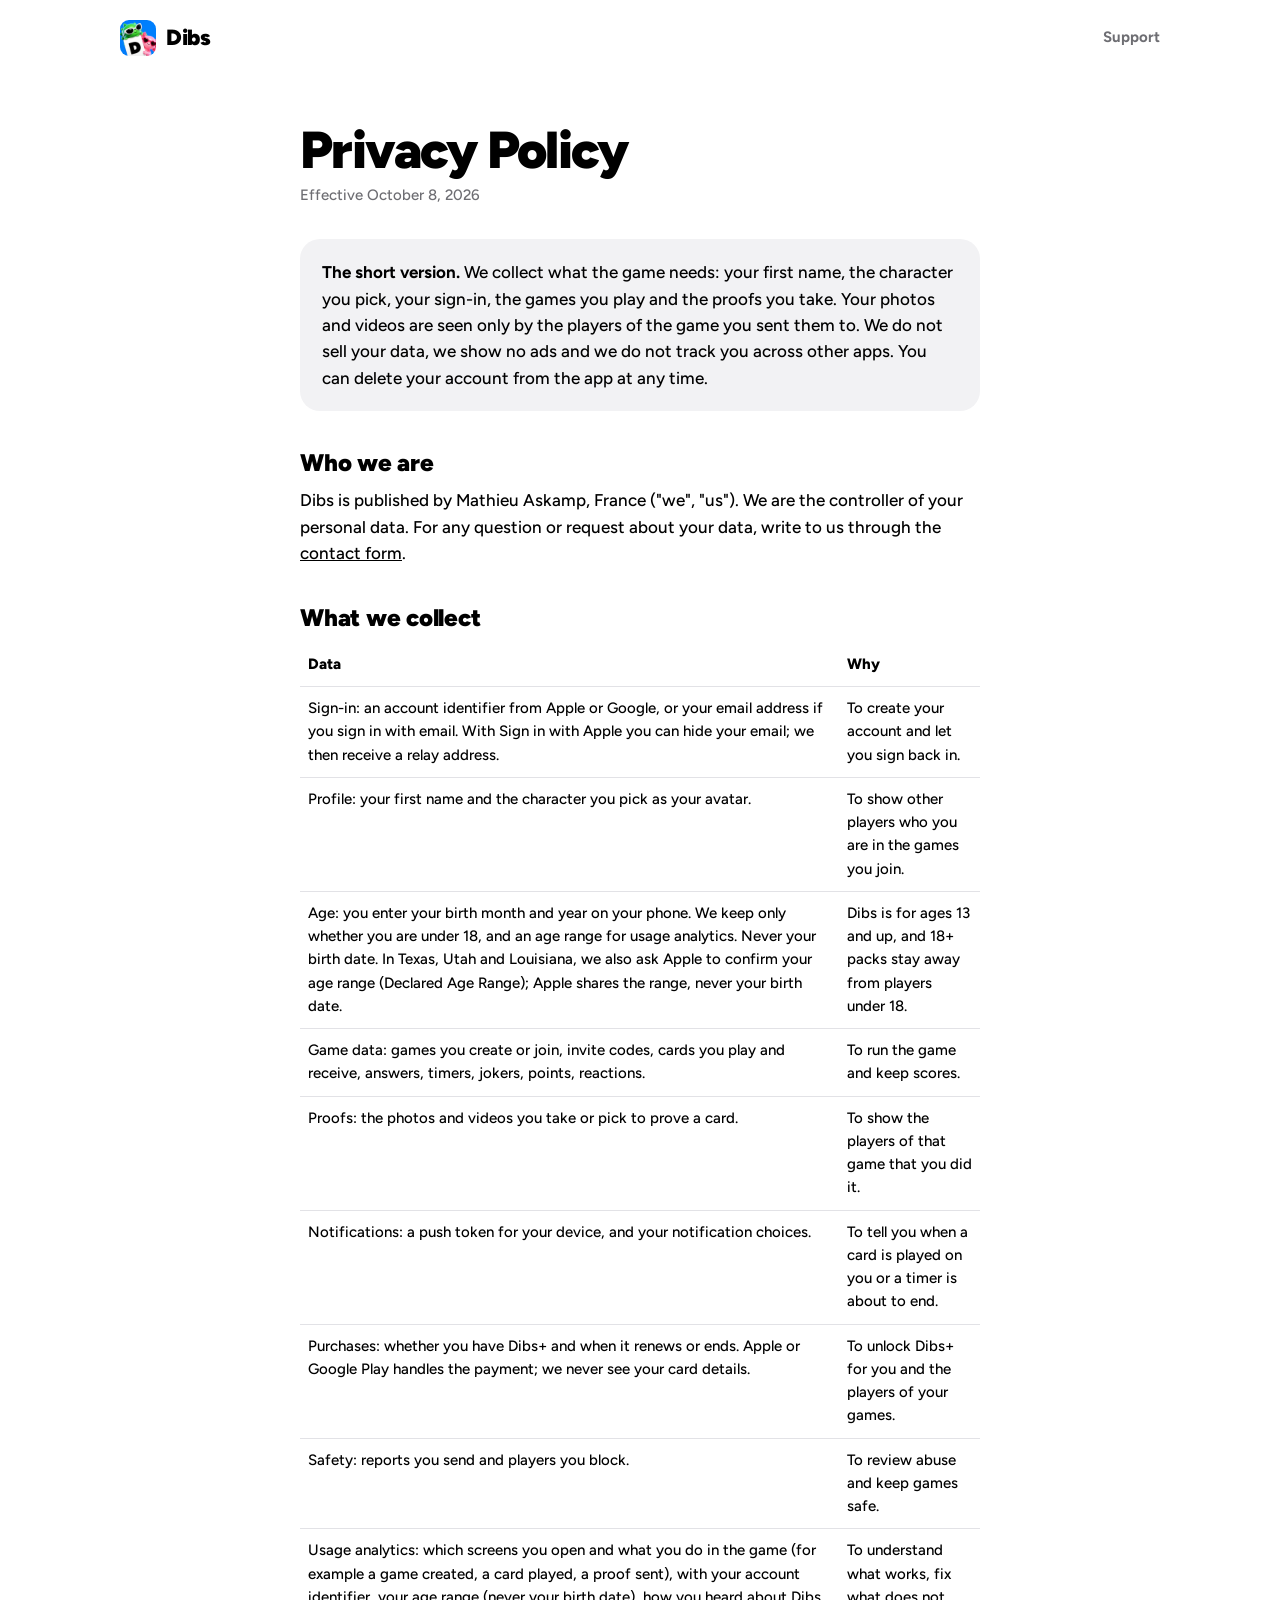
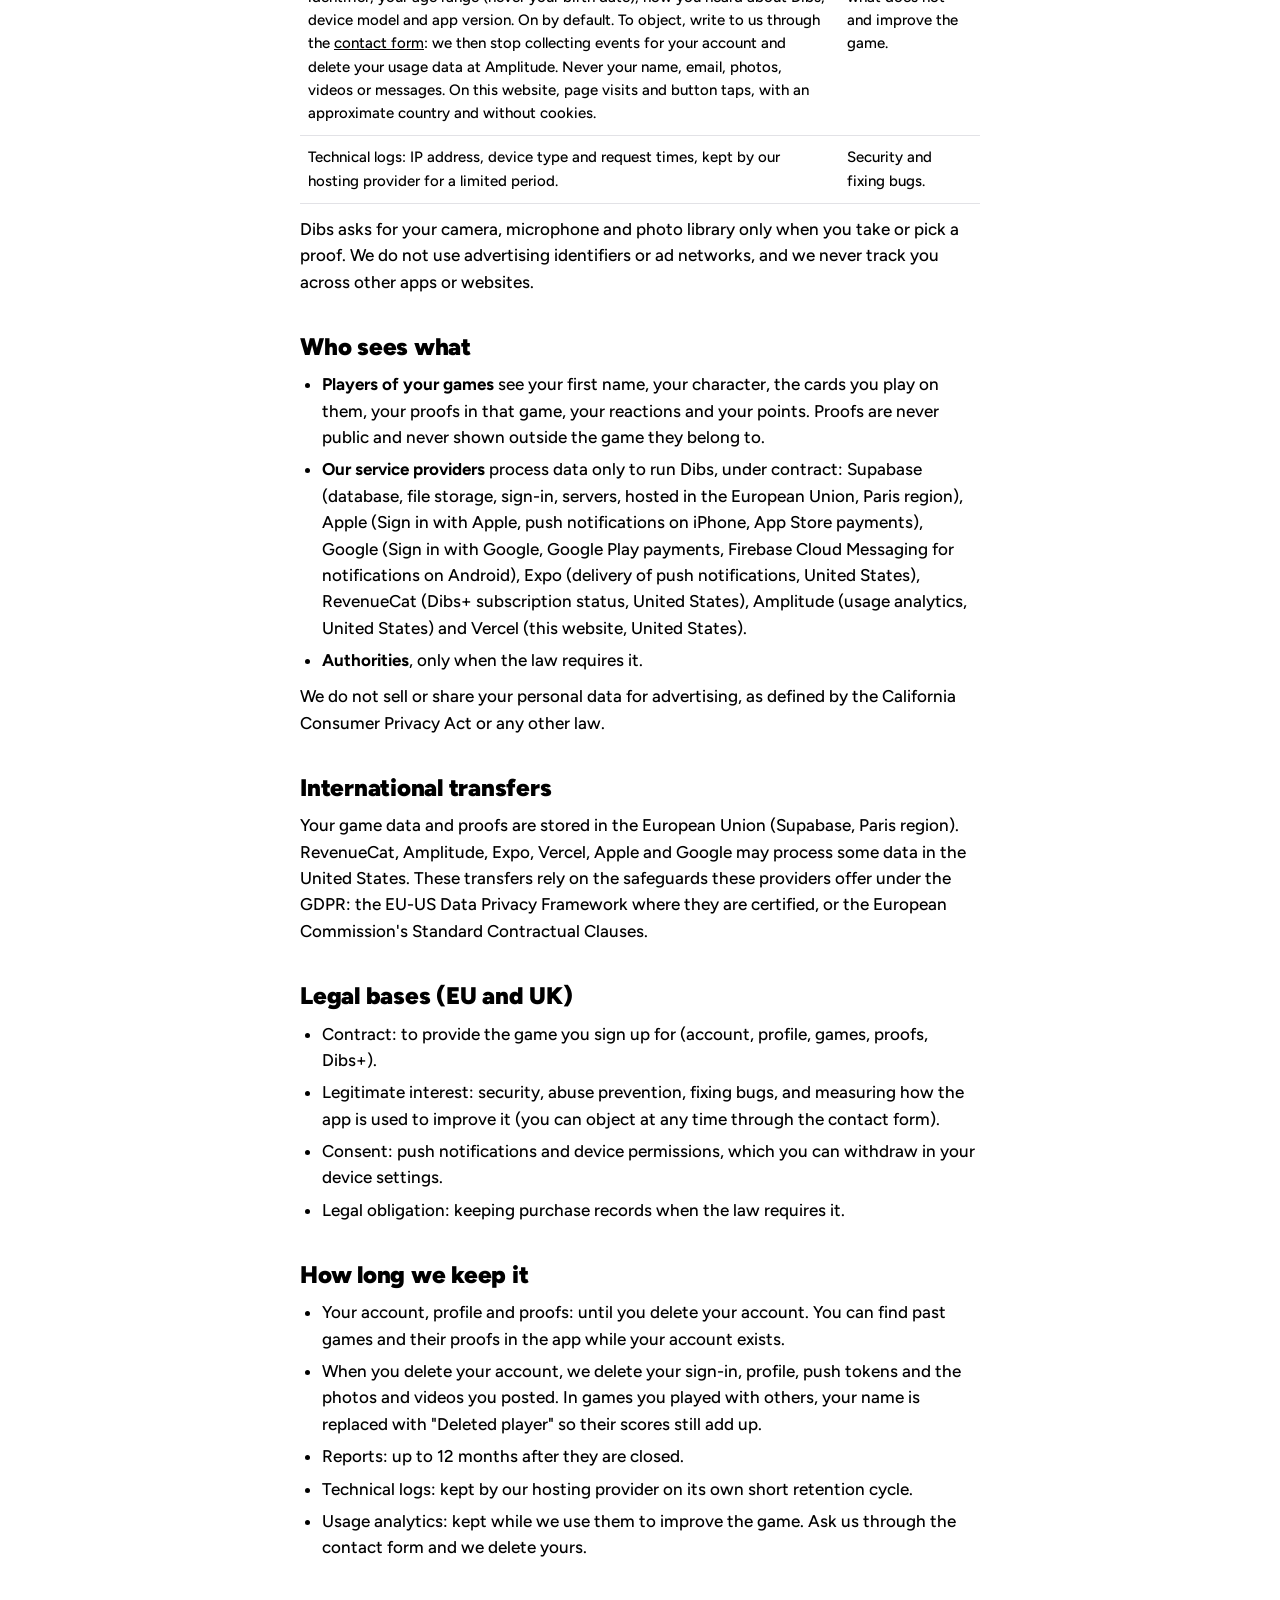
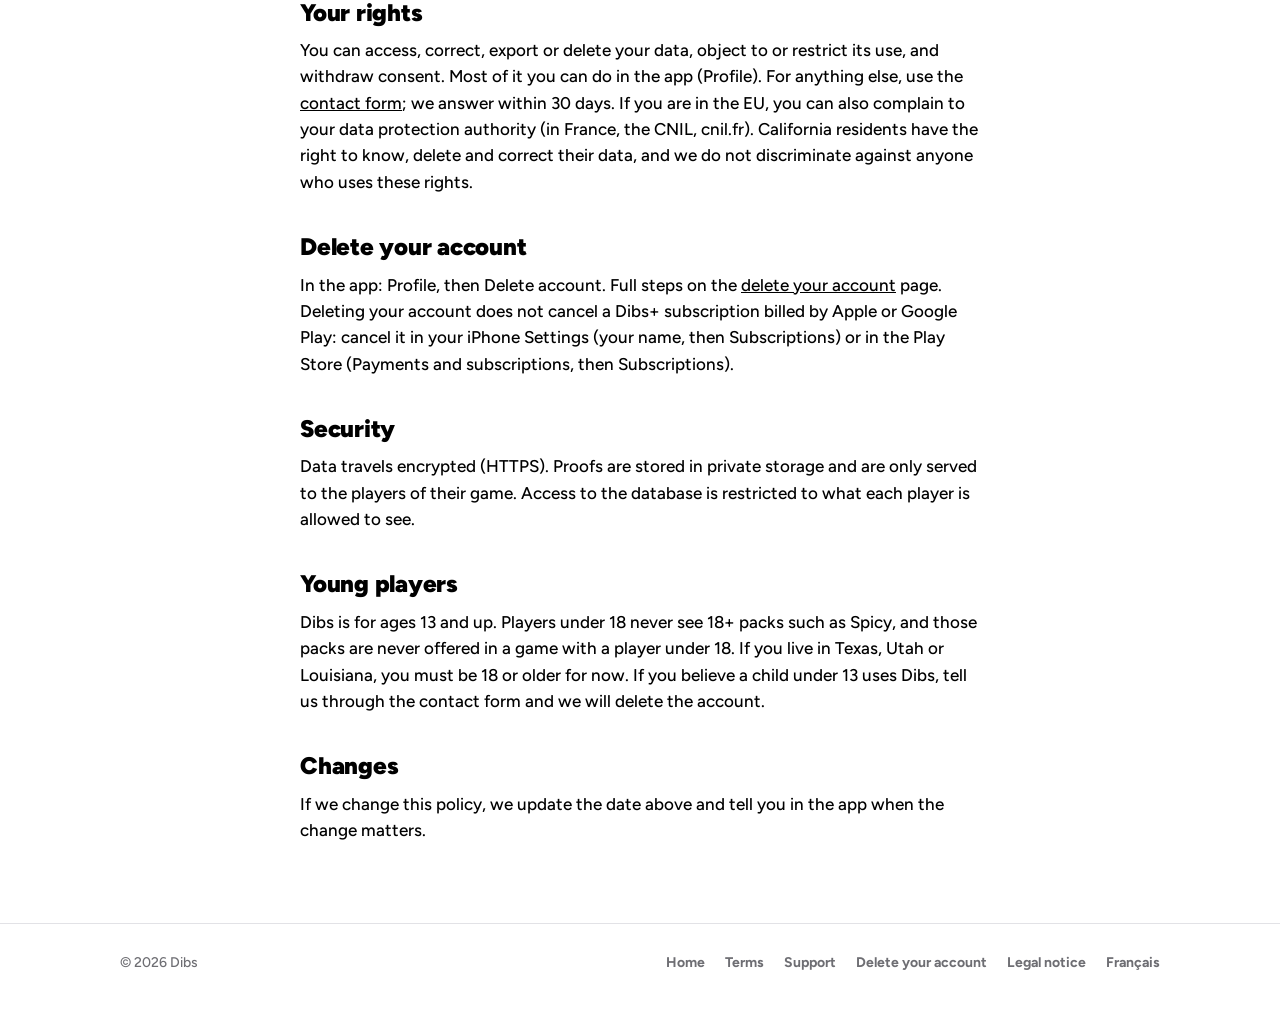
<file: privacy.html>
<!doctype html>
<html lang="en">
<head>
<meta charset="utf-8">
<script>
  // Ancienne adresse (GitHub Pages, partagée par les builds jusqu'à la 18) : même page sur le nouveau site.
  if (location.hostname.slice(-9) === 'github.io') location.replace('https://playdibs.vercel.app' + location.pathname.replace(/^\/dibs-site/, '').replace(/\.html$/, '') + location.search);
</script>
<meta name="viewport" content="width=device-width, initial-scale=1">
<title>Privacy Policy | Dibs</title>
<meta name="description" content="What Dibs collects, why, who sees it, and how to delete it.">
<meta name="theme-color" content="#000000">
<link rel="icon" href="img/favicon-32.png" sizes="32x32">
<link rel="preconnect" href="https://fonts.googleapis.com">
<link rel="preconnect" href="https://fonts.gstatic.com" crossorigin>
<link href="https://fonts.googleapis.com/css2?family=Figtree:wght@500;600;700;800;900&display=swap" rel="stylesheet">
<link rel="stylesheet" href="styles.css">
</head>
<body class="doc">
<header class="wrap top">
  <a class="brand" href="./"><img src="img/icon-192.png" alt="">Dibs</a>
  <nav><a href="support">Support</a></nav>
</header>
<main>
  <h1>Privacy Policy</h1>
  <p class="meta">Effective October 8, 2026</p>

  <div class="box">
    <p><strong>The short version.</strong> We collect what the game needs: your first name, the character you pick, your sign-in, the games you play and the proofs you take. Your photos and videos are seen only by the players of the game you sent them to. We do not sell your data, we show no ads and we do not track you across other apps. You can delete your account from the app at any time.</p>
  </div>

  <h2>Who we are</h2>
  <p>Dibs is published by Mathieu Askamp, France ("we", "us"). We are the controller of your personal data. For any question or request about your data, write to us through the <a href="support#contact">contact form</a>.</p>

  <h2>What we collect</h2>
  <table>
    <tr><th>Data</th><th>Why</th></tr>
    <tr><td>Sign-in: an account identifier from Apple or Google, or your email address if you sign in with email. With Sign in with Apple you can hide your email; we then receive a relay address.</td><td>To create your account and let you sign back in.</td></tr>
    <tr><td>Profile: your first name and the character you pick as your avatar.</td><td>To show other players who you are in the games you join.</td></tr>
    <tr><td>Age: you enter your birth month and year on your phone. We keep only whether you are under 18, and an age range for usage analytics. Never your birth date. In Texas, Utah and Louisiana, we also ask Apple to confirm your age range (Declared Age Range); Apple shares the range, never your birth date.</td><td>Dibs is for ages 13 and up, and 18+ packs stay away from players under 18.</td></tr>
    <tr><td>Game data: games you create or join, invite codes, cards you play and receive, answers, timers, jokers, points, reactions.</td><td>To run the game and keep scores.</td></tr>
    <tr><td>Proofs: the photos and videos you take or pick to prove a card.</td><td>To show the players of that game that you did it.</td></tr>
    <tr><td>Notifications: a push token for your device, and your notification choices.</td><td>To tell you when a card is played on you or a timer is about to end.</td></tr>
    <tr><td>Purchases: whether you have Dibs+ and when it renews or ends. Apple or Google Play handles the payment; we never see your card details.</td><td>To unlock Dibs+ for you and the players of your games.</td></tr>
    <tr><td>Safety: reports you send and players you block.</td><td>To review abuse and keep games safe.</td></tr>
    <tr><td>Usage analytics: which screens you open and what you do in the game (for example a game created, a card played, a proof sent), with your account identifier, your age range (never your birth date), how you heard about Dibs, device model and app version. On by default. To object, write to us through the <a href="support#contact">contact form</a>: we then stop collecting events for your account and delete your usage data at Amplitude. Never your name, email, photos, videos or messages. On this website, page visits and button taps, with an approximate country and without cookies.</td><td>To understand what works, fix what does not and improve the game.</td></tr>
    <tr><td>Technical logs: IP address, device type and request times, kept by our hosting provider for a limited period.</td><td>Security and fixing bugs.</td></tr>
  </table>
  <p>Dibs asks for your camera, microphone and photo library only when you take or pick a proof. We do not use advertising identifiers or ad networks, and we never track you across other apps or websites.</p>

  <h2>Who sees what</h2>
  <ul>
    <li><strong>Players of your games</strong> see your first name, your character, the cards you play on them, your proofs in that game, your reactions and your points. Proofs are never public and never shown outside the game they belong to.</li>
    <li><strong>Our service providers</strong> process data only to run Dibs, under contract: Supabase (database, file storage, sign-in, servers, hosted in the European Union, Paris region), Apple (Sign in with Apple, push notifications on iPhone, App Store payments), Google (Sign in with Google, Google Play payments, Firebase Cloud Messaging for notifications on Android), Expo (delivery of push notifications, United States), RevenueCat (Dibs+ subscription status, United States), Amplitude (usage analytics, United States) and Vercel (this website, United States).</li>
    <li><strong>Authorities</strong>, only when the law requires it.</li>
  </ul>
  <p>We do not sell or share your personal data for advertising, as defined by the California Consumer Privacy Act or any other law.</p>

  <h2>International transfers</h2>
  <p>Your game data and proofs are stored in the European Union (Supabase, Paris region). RevenueCat, Amplitude, Expo, Vercel, Apple and Google may process some data in the United States. These transfers rely on the safeguards these providers offer under the GDPR: the EU-US Data Privacy Framework where they are certified, or the European Commission's Standard Contractual Clauses.</p>

  <h2>Legal bases (EU and UK)</h2>
  <ul>
    <li>Contract: to provide the game you sign up for (account, profile, games, proofs, Dibs+).</li>
    <li>Legitimate interest: security, abuse prevention, fixing bugs, and measuring how the app is used to improve it (you can object at any time through the contact form).</li>
    <li>Consent: push notifications and device permissions, which you can withdraw in your device settings.</li>
    <li>Legal obligation: keeping purchase records when the law requires it.</li>
  </ul>

  <h2>How long we keep it</h2>
  <ul>
    <li>Your account, profile and proofs: until you delete your account. You can find past games and their proofs in the app while your account exists.</li>
    <li>When you delete your account, we delete your sign-in, profile, push tokens and the photos and videos you posted. In games you played with others, your name is replaced with "Deleted player" so their scores still add up.</li>
    <li>Reports: up to 12 months after they are closed.</li>
    <li>Technical logs: kept by our hosting provider on its own short retention cycle.</li>
    <li>Usage analytics: kept while we use them to improve the game. Ask us through the contact form and we delete yours.</li>
  </ul>

  <h2>Your rights</h2>
  <p>You can access, correct, export or delete your data, object to or restrict its use, and withdraw consent. Most of it you can do in the app (Profile). For anything else, use the <a href="support#contact">contact form</a>; we answer within 30 days. If you are in the EU, you can also complain to your data protection authority (in France, the CNIL, cnil.fr). California residents have the right to know, delete and correct their data, and we do not discriminate against anyone who uses these rights.</p>

  <h2>Delete your account</h2>
  <p>In the app: Profile, then Delete account. Full steps on the <a href="delete-account">delete your account</a> page. Deleting your account does not cancel a Dibs+ subscription billed by Apple or Google Play: cancel it in your iPhone Settings (your name, then Subscriptions) or in the Play Store (Payments and subscriptions, then Subscriptions).</p>

  <h2>Security</h2>
  <p>Data travels encrypted (HTTPS). Proofs are stored in private storage and are only served to the players of their game. Access to the database is restricted to what each player is allowed to see.</p>

  <h2>Young players</h2>
  <p>Dibs is for ages 13 and up. Players under 18 never see 18+ packs such as Spicy, and those packs are never offered in a game with a player under 18. If you live in Texas, Utah or Louisiana, you must be 18 or older for now. If you believe a child under 13 uses Dibs, tell us through the contact form and we will delete the account.</p>


  <h2>Changes</h2>
  <p>If we change this policy, we update the date above and tell you in the app when the change matters.</p>
</main>
<footer>
  <div class="wrap">
    <span>&copy; 2026 Dibs</span>
    <nav><a href="./">Home</a><a href="terms">Terms</a><a href="support">Support</a><a href="delete-account">Delete your account</a><a href="legal">Legal notice</a><a href="/fr/privacy" data-lang="fr">Français</a></nav>
  </div>
</footer>
</body>
</html>
</file>
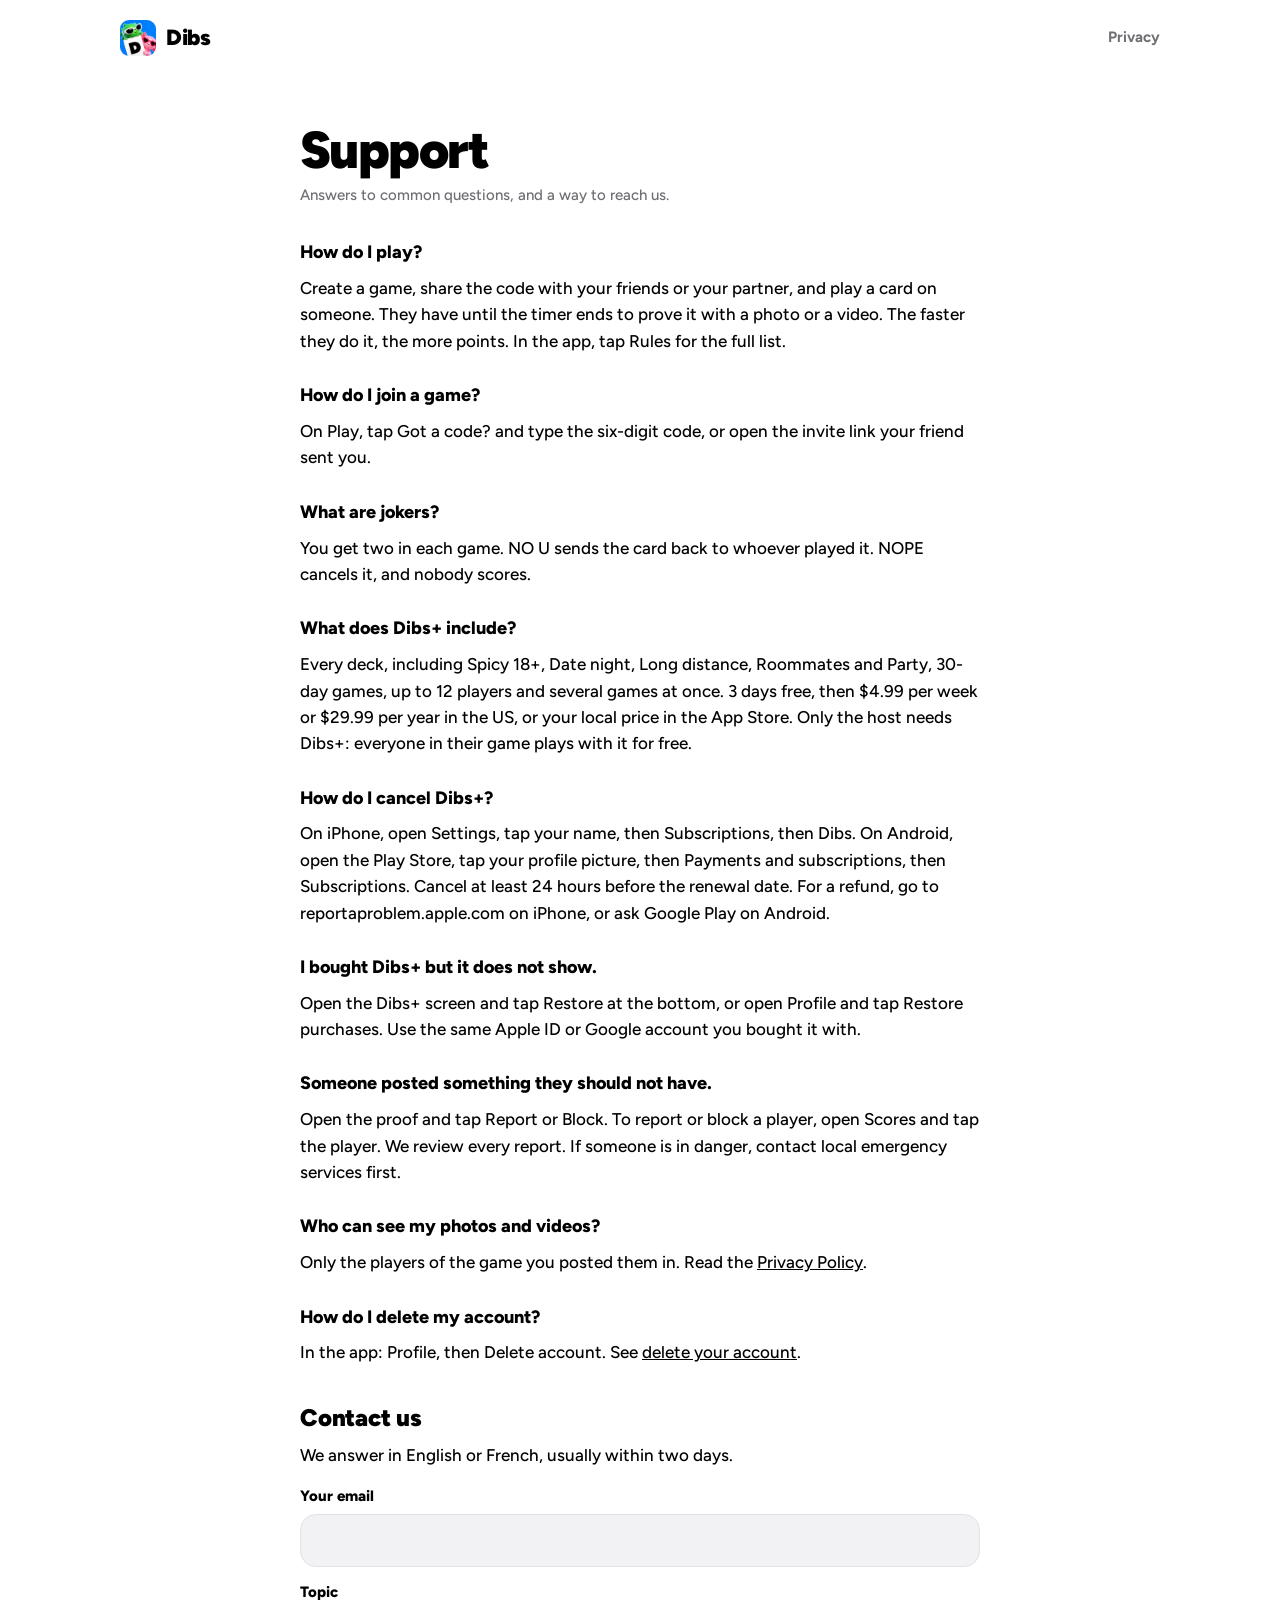
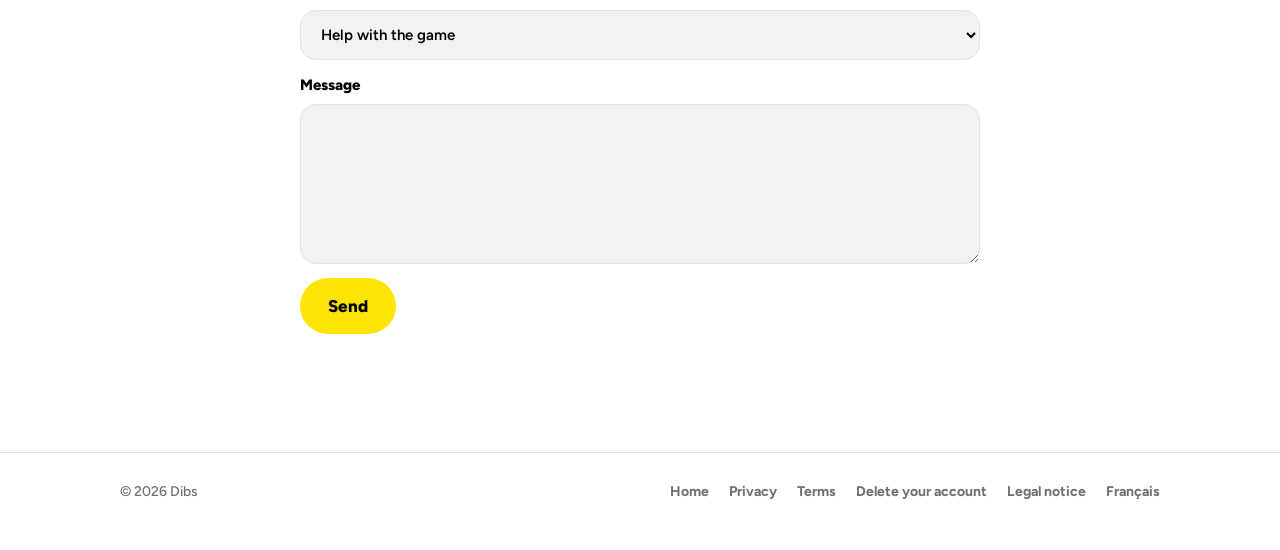
<file: support.html>
<!doctype html>
<html lang="en">
<head>
<meta charset="utf-8">
<script>
  // Ancienne adresse (GitHub Pages, partagée par les builds jusqu'à la 18) : même page sur le nouveau site.
  if (location.hostname.slice(-9) === 'github.io') location.replace('https://playdibs.vercel.app' + location.pathname.replace(/^\/dibs-site/, '').replace(/\.html$/, '') + location.search);
</script>
<meta name="viewport" content="width=device-width, initial-scale=1">
<title>Support | Dibs</title>
<meta name="description" content="Help with Dibs: how to play, Dibs+, reporting a player, deleting your account, and how to contact us.">
<meta name="theme-color" content="#000000">
<link rel="icon" href="img/favicon-32.png" sizes="32x32">
<link rel="preconnect" href="https://fonts.googleapis.com">
<link rel="preconnect" href="https://fonts.gstatic.com" crossorigin>
<link href="https://fonts.googleapis.com/css2?family=Figtree:wght@500;600;700;800;900&display=swap" rel="stylesheet">
<link rel="stylesheet" href="styles.css">
<style>
  form { display: grid; gap: 14px; margin-top: 16px; }
  label { font-weight: 800; font-size: 15px; display: grid; gap: 6px; }
  input, select, textarea {
    font: inherit; font-weight: 600; color: var(--text); background: var(--surface);
    border: 1px solid var(--line); border-radius: 16px; padding: 14px 16px; width: 100%;
  }
  textarea { min-height: 160px; resize: vertical; }
  input:focus, select:focus, textarea:focus { outline: 2px solid var(--violet); outline-offset: 1px; }
  .hp { position: absolute; left: -9999px; }
  button.pill { border: 0; cursor: pointer; font-family: inherit; justify-self: start; }
  button.pill[disabled] { opacity: 0.5; cursor: default; }
  #status { font-weight: 700; min-height: 24px; }
</style>
</head>
<body class="doc">
<header class="wrap top">
  <a class="brand" href="./"><img src="img/icon-192.png" alt="">Dibs</a>
  <nav><a href="privacy">Privacy</a></nav>
</header>
<main>
  <h1>Support</h1>
  <p class="meta">Answers to common questions, and a way to reach us.</p>

  <div class="faq">
    <h3>How do I play?</h3>
    <p>Create a game, share the code with your friends or your partner, and play a card on someone. They have until the timer ends to prove it with a photo or a video. The faster they do it, the more points. In the app, tap Rules for the full list.</p>

    <h3>How do I join a game?</h3>
    <p>On Play, tap Got a code? and type the six-digit code, or open the invite link your friend sent you.</p>

    <h3>What are jokers?</h3>
    <p>You get two in each game. NO U sends the card back to whoever played it. NOPE cancels it, and nobody scores.</p>

    <h3>What does Dibs+ include?</h3>
    <p>Every deck, including Spicy 18+, Date night, Long distance, Roommates and Party, 30-day games, up to 12 players and several games at once. 3 days free, then $4.99 per week or $29.99 per year in the US, or your local price in the App Store. Only the host needs Dibs+: everyone in their game plays with it for free.</p>

    <h3>How do I cancel Dibs+?</h3>
    <p>On iPhone, open Settings, tap your name, then Subscriptions, then Dibs. On Android, open the Play Store, tap your profile picture, then Payments and subscriptions, then Subscriptions. Cancel at least 24 hours before the renewal date. For a refund, go to reportaproblem.apple.com on iPhone, or ask Google Play on Android.</p>

    <h3>I bought Dibs+ but it does not show.</h3>
    <p>Open the Dibs+ screen and tap Restore at the bottom, or open Profile and tap Restore purchases. Use the same Apple ID or Google account you bought it with.</p>

    <h3>Someone posted something they should not have.</h3>
    <p>Open the proof and tap Report or Block. To report or block a player, open Scores and tap the player. We review every report. If someone is in danger, contact local emergency services first.</p>

    <h3>Who can see my photos and videos?</h3>
    <p>Only the players of the game you posted them in. Read the <a href="privacy">Privacy Policy</a>.</p>

    <h3>How do I delete my account?</h3>
    <p>In the app: Profile, then Delete account. See <a href="delete-account">delete your account</a>.</p>
  </div>

  <h2 id="contact">Contact us</h2>
  <p>We answer in English or French, usually within two days.</p>
  <form id="contact-form" novalidate>
    <label>Your email
      <input type="email" name="email" autocomplete="email" required maxlength="200">
    </label>
    <label>Topic
      <select name="subject" required>
        <option value="Help">Help with the game</option>
        <option value="Dibs+">Dibs+ and purchases</option>
        <option value="Report">Report a player or a proof</option>
        <option value="Privacy">My data and privacy</option>
        <option value="Delete account">Delete my account</option>
        <option value="Other">Something else</option>
      </select>
    </label>
    <label>Message
      <textarea name="message" required maxlength="4000"></textarea>
    </label>
    <label class="hp" aria-hidden="true">Website <input type="text" name="website" tabindex="-1" autocomplete="off"></label>
    <button class="pill" type="submit">Send</button>
    <p id="status" role="status"></p>
  </form>
</main>
<footer>
  <div class="wrap">
    <span>&copy; 2026 Dibs</span>
    <nav><a href="./">Home</a><a href="privacy">Privacy</a><a href="terms">Terms</a><a href="delete-account">Delete your account</a><a href="legal">Legal notice</a><a href="/fr/support" data-lang="fr">Français</a></nav>
  </div>
</footer>
<script src="contact.js"></script>
</body>
</html>
</file>
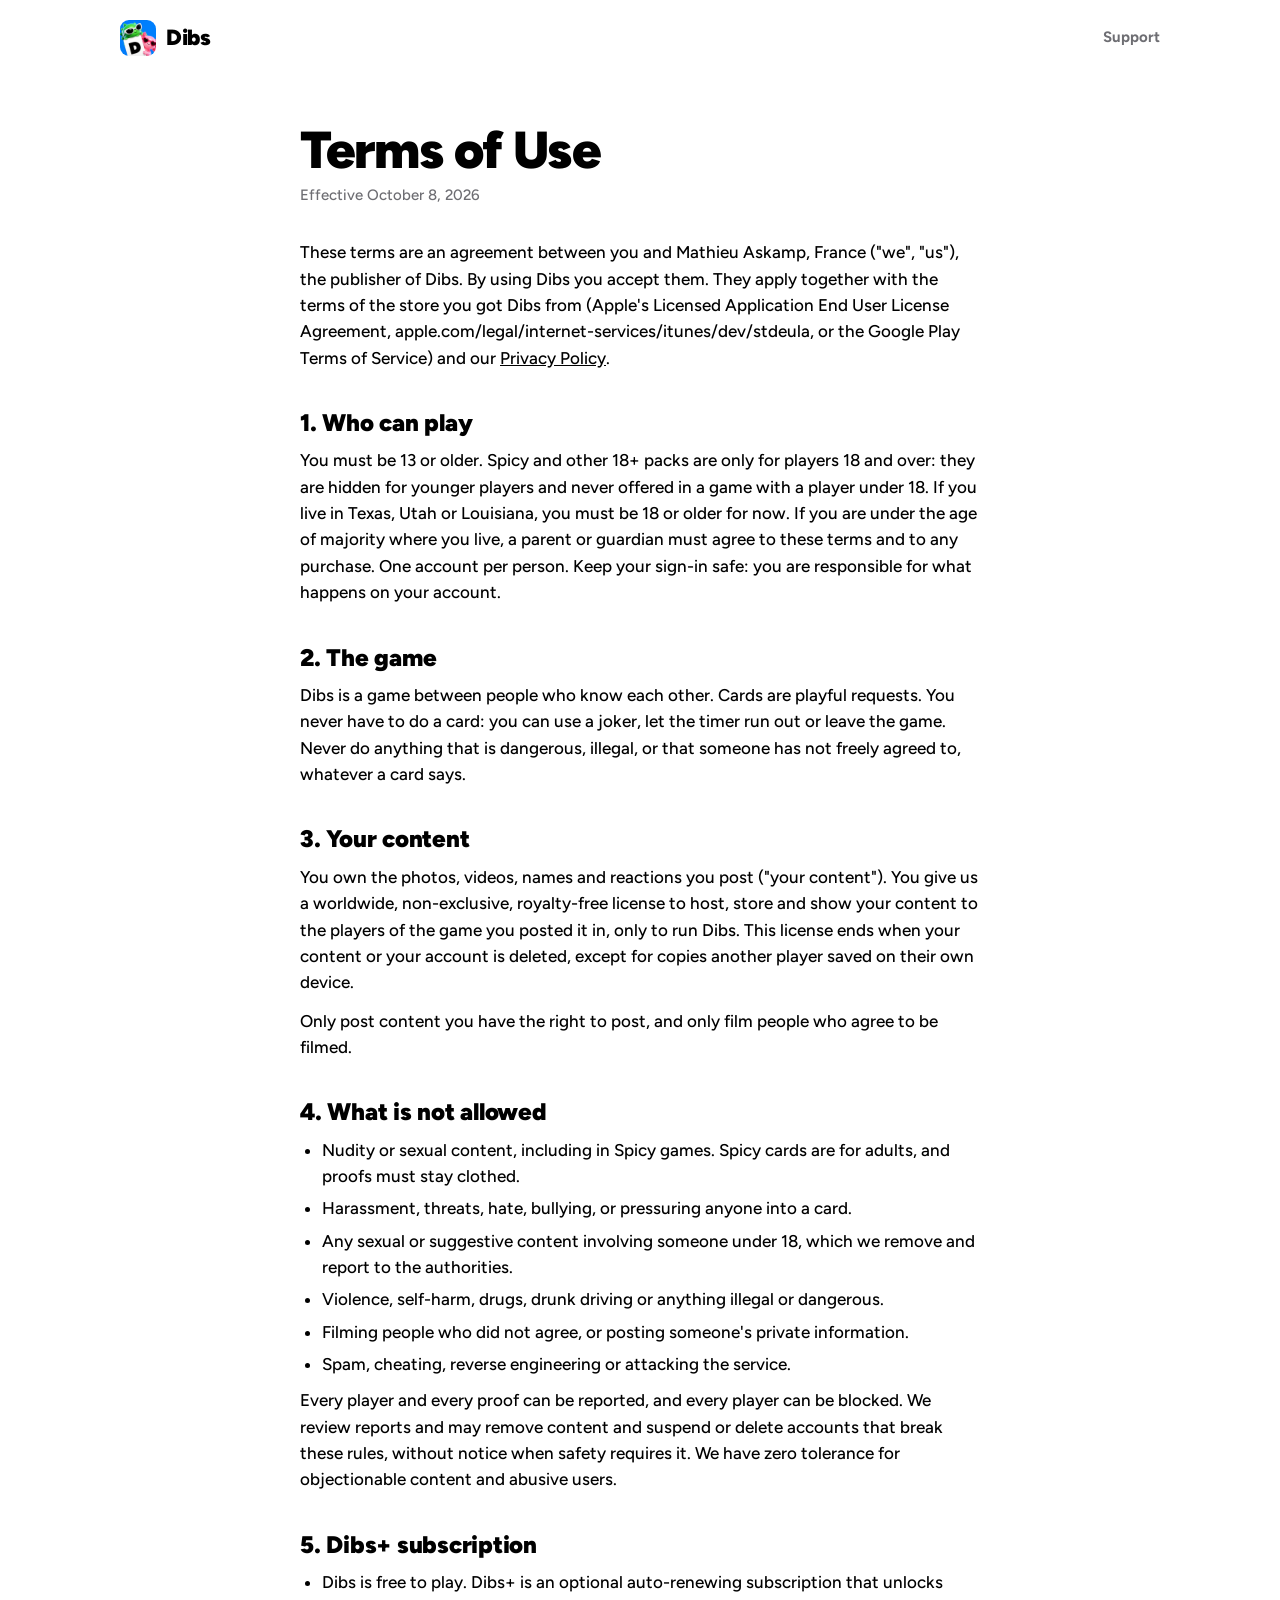
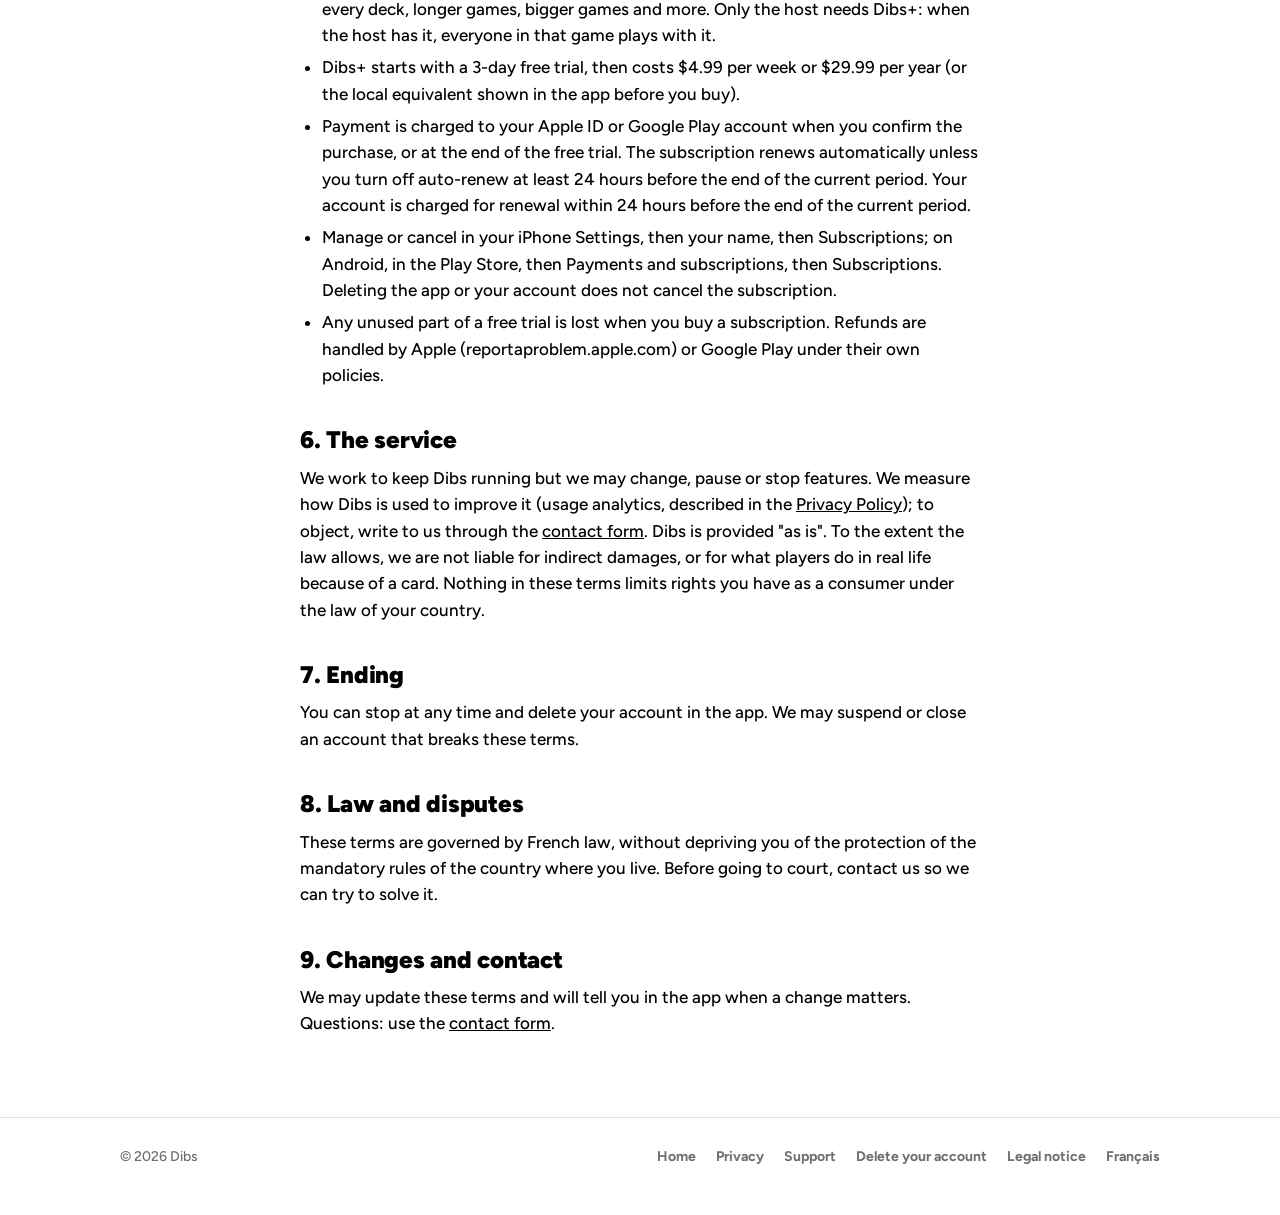
<file: terms.html>
<!doctype html>
<html lang="en">
<head>
<meta charset="utf-8">
<script>
  // Ancienne adresse (GitHub Pages, partagée par les builds jusqu'à la 18) : même page sur le nouveau site.
  if (location.hostname.slice(-9) === 'github.io') location.replace('https://playdibs.vercel.app' + location.pathname.replace(/^\/dibs-site/, '').replace(/\.html$/, '') + location.search);
</script>
<meta name="viewport" content="width=device-width, initial-scale=1">
<title>Terms of Use | Dibs</title>
<meta name="description" content="The rules for using Dibs and Dibs+.">
<meta name="theme-color" content="#000000">
<link rel="icon" href="img/favicon-32.png" sizes="32x32">
<link rel="preconnect" href="https://fonts.googleapis.com">
<link rel="preconnect" href="https://fonts.gstatic.com" crossorigin>
<link href="https://fonts.googleapis.com/css2?family=Figtree:wght@500;600;700;800;900&display=swap" rel="stylesheet">
<link rel="stylesheet" href="styles.css">
</head>
<body class="doc">
<header class="wrap top">
  <a class="brand" href="./"><img src="img/icon-192.png" alt="">Dibs</a>
  <nav><a href="support">Support</a></nav>
</header>
<main>
  <h1>Terms of Use</h1>
  <p class="meta">Effective October 8, 2026</p>

  <p>These terms are an agreement between you and Mathieu Askamp, France ("we", "us"), the publisher of Dibs. By using Dibs you accept them. They apply together with the terms of the store you got Dibs from (Apple's Licensed Application End User License Agreement, apple.com/legal/internet-services/itunes/dev/stdeula, or the Google Play Terms of Service) and our <a href="privacy">Privacy Policy</a>.</p>

  <h2>1. Who can play</h2>
  <p>You must be 13 or older. Spicy and other 18+ packs are only for players 18 and over: they are hidden for younger players and never offered in a game with a player under 18. If you live in Texas, Utah or Louisiana, you must be 18 or older for now. If you are under the age of majority where you live, a parent or guardian must agree to these terms and to any purchase. One account per person. Keep your sign-in safe: you are responsible for what happens on your account.</p>

  <h2>2. The game</h2>
  <p>Dibs is a game between people who know each other. Cards are playful requests. You never have to do a card: you can use a joker, let the timer run out or leave the game. Never do anything that is dangerous, illegal, or that someone has not freely agreed to, whatever a card says.</p>

  <h2>3. Your content</h2>
  <p>You own the photos, videos, names and reactions you post ("your content"). You give us a worldwide, non-exclusive, royalty-free license to host, store and show your content to the players of the game you posted it in, only to run Dibs. This license ends when your content or your account is deleted, except for copies another player saved on their own device.</p>
  <p>Only post content you have the right to post, and only film people who agree to be filmed.</p>

  <h2>4. What is not allowed</h2>
  <ul>
    <li>Nudity or sexual content, including in Spicy games. Spicy cards are for adults, and proofs must stay clothed.</li>
    <li>Harassment, threats, hate, bullying, or pressuring anyone into a card.</li>
    <li>Any sexual or suggestive content involving someone under 18, which we remove and report to the authorities.</li>
    <li>Violence, self-harm, drugs, drunk driving or anything illegal or dangerous.</li>
    <li>Filming people who did not agree, or posting someone's private information.</li>
    <li>Spam, cheating, reverse engineering or attacking the service.</li>
  </ul>
  <p>Every player and every proof can be reported, and every player can be blocked. We review reports and may remove content and suspend or delete accounts that break these rules, without notice when safety requires it. We have zero tolerance for objectionable content and abusive users.</p>

  <h2>5. Dibs+ subscription</h2>
  <ul>
    <li>Dibs is free to play. Dibs+ is an optional auto-renewing subscription that unlocks every deck, longer games, bigger games and more. Only the host needs Dibs+: when the host has it, everyone in that game plays with it.</li>
    <li>Dibs+ starts with a 3-day free trial, then costs $4.99 per week or $29.99 per year (or the local equivalent shown in the app before you buy).</li>
    <li>Payment is charged to your Apple ID or Google Play account when you confirm the purchase, or at the end of the free trial. The subscription renews automatically unless you turn off auto-renew at least 24 hours before the end of the current period. Your account is charged for renewal within 24 hours before the end of the current period.</li>
    <li>Manage or cancel in your iPhone Settings, then your name, then Subscriptions; on Android, in the Play Store, then Payments and subscriptions, then Subscriptions. Deleting the app or your account does not cancel the subscription.</li>
    <li>Any unused part of a free trial is lost when you buy a subscription. Refunds are handled by Apple (reportaproblem.apple.com) or Google Play under their own policies.</li>
  </ul>

  <h2>6. The service</h2>
  <p>We work to keep Dibs running but we may change, pause or stop features. We measure how Dibs is used to improve it (usage analytics, described in the <a href="privacy">Privacy Policy</a>); to object, write to us through the <a href="support#contact">contact form</a>. Dibs is provided "as is". To the extent the law allows, we are not liable for indirect damages, or for what players do in real life because of a card. Nothing in these terms limits rights you have as a consumer under the law of your country.</p>

  <h2>7. Ending</h2>
  <p>You can stop at any time and delete your account in the app. We may suspend or close an account that breaks these terms.</p>

  <h2>8. Law and disputes</h2>
  <p>These terms are governed by French law, without depriving you of the protection of the mandatory rules of the country where you live. Before going to court, contact us so we can try to solve it.</p>

  <h2>9. Changes and contact</h2>
  <p>We may update these terms and will tell you in the app when a change matters. Questions: use the <a href="support#contact">contact form</a>.</p>
</main>
<footer>
  <div class="wrap">
    <span>&copy; 2026 Dibs</span>
    <nav><a href="./">Home</a><a href="privacy">Privacy</a><a href="support">Support</a><a href="delete-account">Delete your account</a><a href="legal">Legal notice</a><a href="/fr/terms" data-lang="fr">Français</a></nav>
  </div>
</footer>
</body>
</html>
</file>
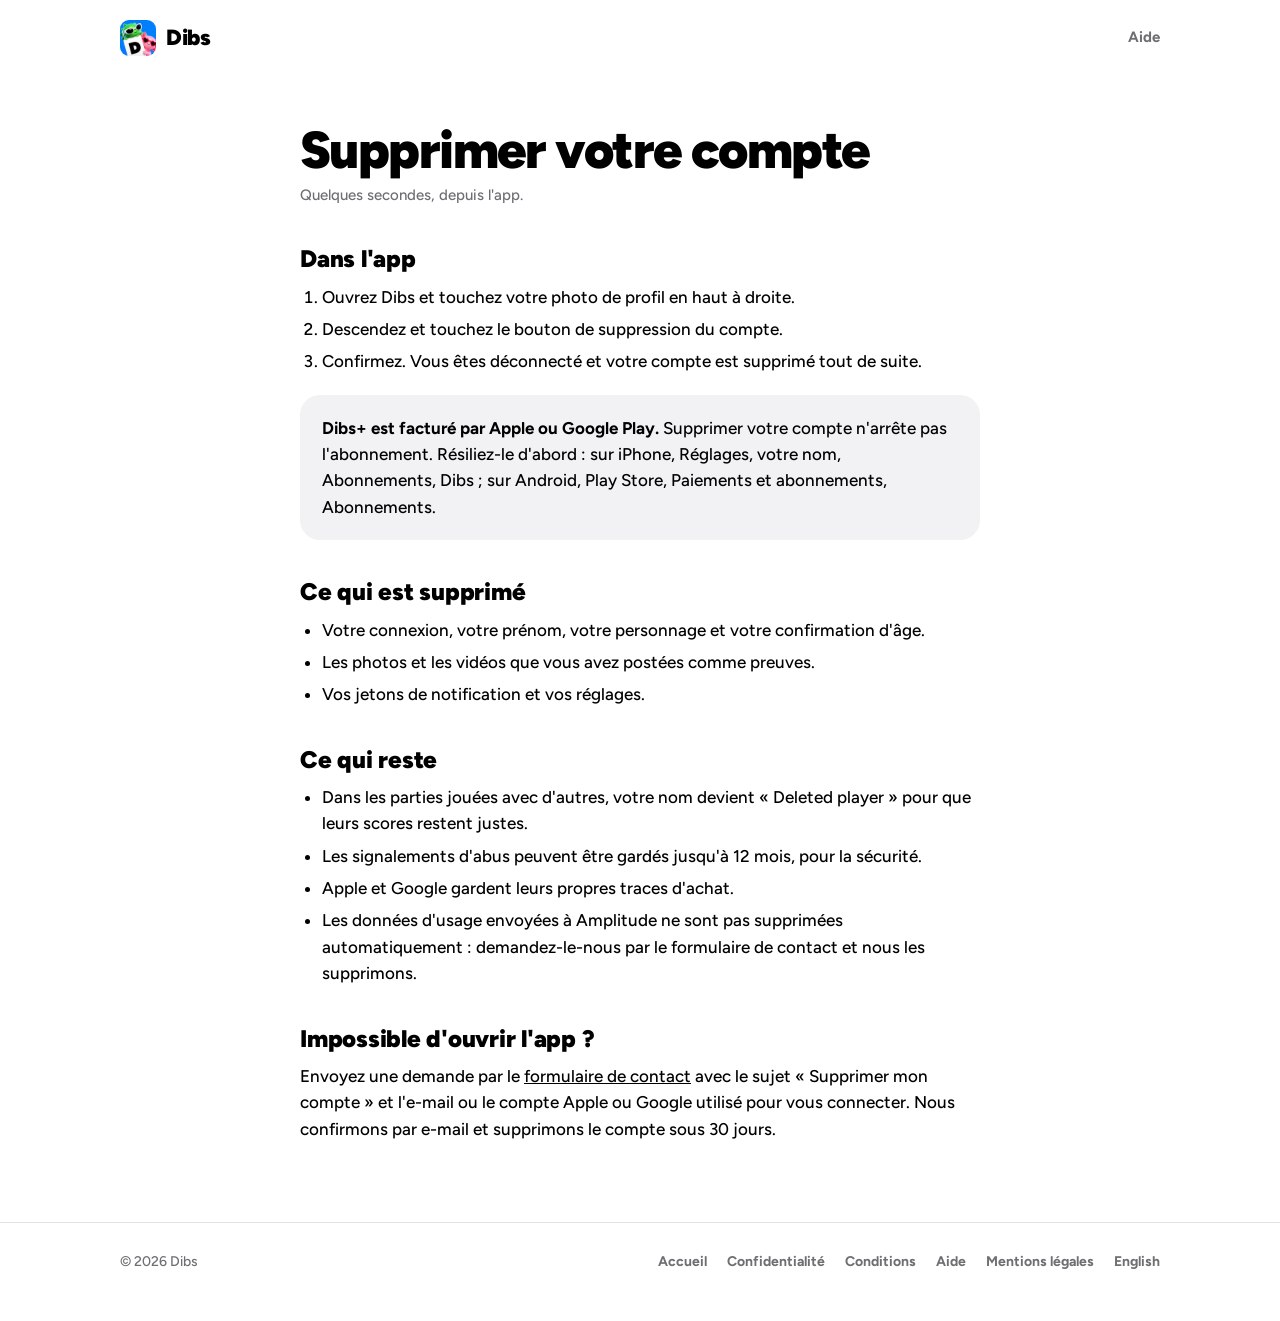
<file: fr/delete-account.html>
<!doctype html>
<html lang="fr">
<head>
<meta charset="utf-8">
<script>
  // Ancienne adresse (GitHub Pages, partagée par les builds jusqu'à la 18) : même page sur le nouveau site.
  if (location.hostname.slice(-9) === 'github.io') location.replace('https://playdibs.vercel.app' + location.pathname.replace(/^\/dibs-site/, '').replace(/\.html$/, '') + location.search);
</script>
<meta name="viewport" content="width=device-width, initial-scale=1">
<title>Supprimer votre compte | Dibs</title>
<meta name="description" content="Comment supprimer votre compte Dibs et ce que deviennent vos données.">
<meta name="theme-color" content="#000000">
<link rel="icon" href="/img/favicon-32.png" sizes="32x32">
<link rel="preconnect" href="https://fonts.googleapis.com">
<link rel="preconnect" href="https://fonts.gstatic.com" crossorigin>
<link href="https://fonts.googleapis.com/css2?family=Figtree:wght@500;600;700;800;900&display=swap" rel="stylesheet">
<link rel="stylesheet" href="/styles.css">
</head>
<body class="doc">
<header class="wrap top">
  <a class="brand" href="/fr"><img src="/img/icon-192.png" alt="">Dibs</a>
  <nav><a href="/fr/support">Aide</a></nav>
</header>
<main>
  <h1>Supprimer votre compte</h1>
  <p class="meta">Quelques secondes, depuis l'app.</p>

  <h2>Dans l'app</h2>
  <ol>
    <li>Ouvrez Dibs et touchez votre photo de profil en haut à droite.</li>
    <li>Descendez et touchez le bouton de suppression du compte.</li>
    <li>Confirmez. Vous êtes déconnecté et votre compte est supprimé tout de suite.</li>
  </ol>

  <div class="box">
    <p><strong>Dibs+ est facturé par Apple ou Google Play.</strong> Supprimer votre compte n'arrête pas l'abonnement. Résiliez-le d'abord : sur iPhone, Réglages, votre nom, Abonnements, Dibs ; sur Android, Play Store, Paiements et abonnements, Abonnements.</p>
  </div>

  <h2>Ce qui est supprimé</h2>
  <ul>
    <li>Votre connexion, votre prénom, votre personnage et votre confirmation d'âge.</li>
    <li>Les photos et les vidéos que vous avez postées comme preuves.</li>
    <li>Vos jetons de notification et vos réglages.</li>
  </ul>

  <h2>Ce qui reste</h2>
  <ul>
    <li>Dans les parties jouées avec d'autres, votre nom devient « Deleted player » pour que leurs scores restent justes.</li>
    <li>Les signalements d'abus peuvent être gardés jusqu'à 12 mois, pour la sécurité.</li>
    <li>Apple et Google gardent leurs propres traces d'achat.</li>
    <li>Les données d'usage envoyées à Amplitude ne sont pas supprimées automatiquement : demandez-le-nous par le formulaire de contact et nous les supprimons.</li>
  </ul>

  <h2>Impossible d'ouvrir l'app ?</h2>
  <p>Envoyez une demande par le <a href="/fr/support#contact">formulaire de contact</a> avec le sujet « Supprimer mon compte » et l'e-mail ou le compte Apple ou Google utilisé pour vous connecter. Nous confirmons par e-mail et supprimons le compte sous 30 jours.</p>
</main>
<footer>
  <div class="wrap">
    <span>&copy; 2026 Dibs</span>
    <nav><a href="/fr">Accueil</a><a href="/fr/privacy">Confidentialité</a><a href="/fr/terms">Conditions</a><a href="/fr/support">Aide</a><a href="/fr/mentions-legales">Mentions légales</a><a href="/delete-account?lang=en" data-lang="en">English</a></nav>
  </div>
</footer>
</body>
</html>
</file>
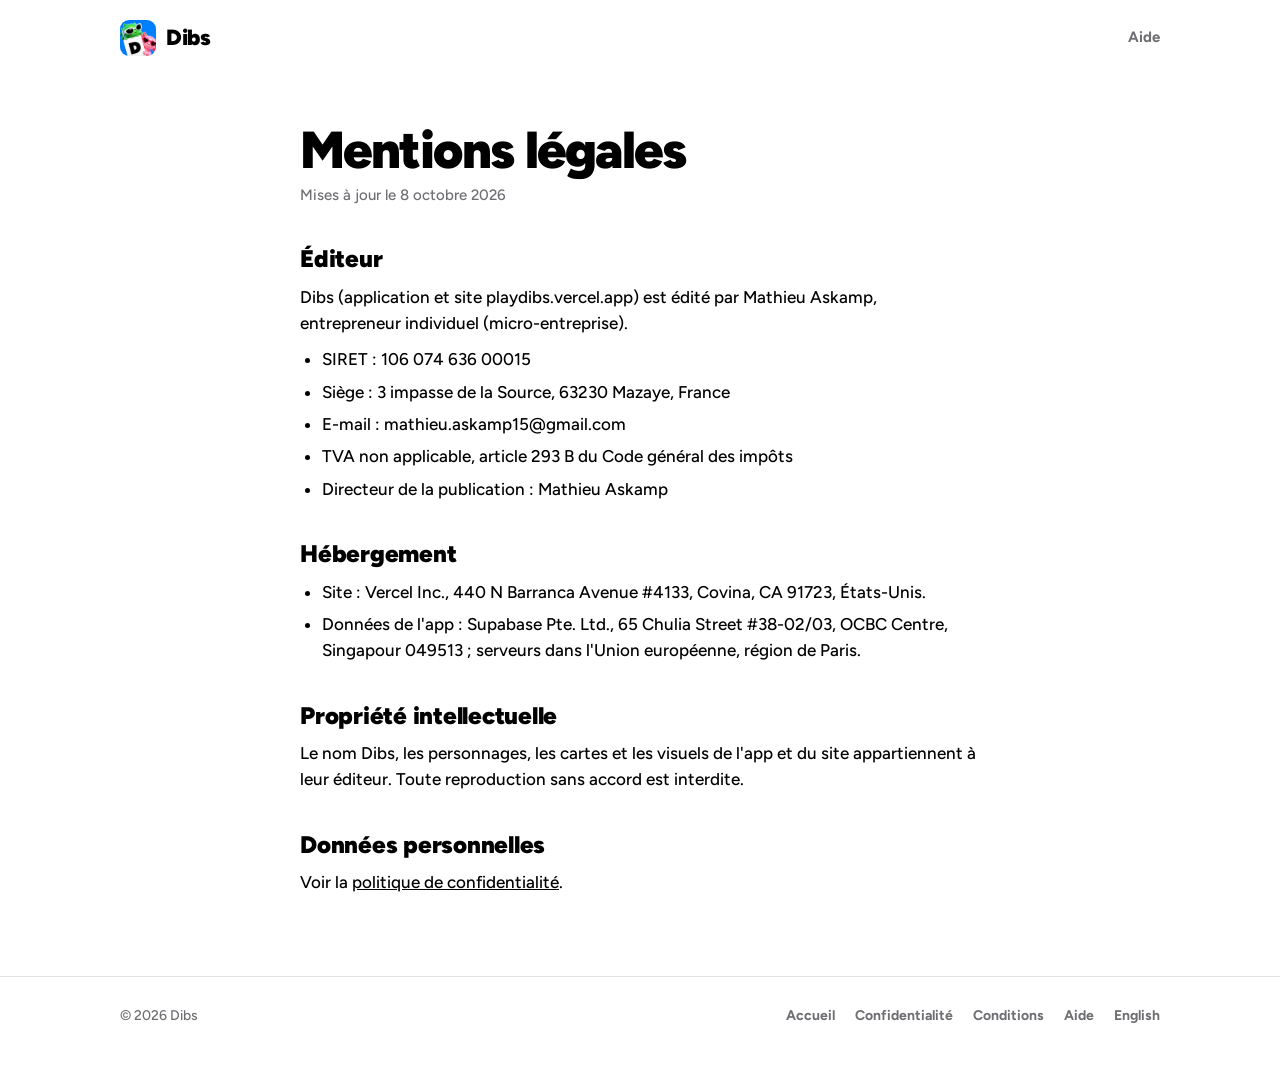
<file: fr/mentions-legales.html>
<!doctype html>
<html lang="fr">
<head>
<meta charset="utf-8">
<script>
  // Ancienne adresse (GitHub Pages, partagée par les builds jusqu'à la 18) : même page sur le nouveau site.
  if (location.hostname.slice(-9) === 'github.io') location.replace('https://playdibs.vercel.app' + location.pathname.replace(/^\/dibs-site/, '').replace(/\.html$/, '') + location.search);
</script>
<meta name="viewport" content="width=device-width, initial-scale=1">
<title>Mentions légales | Dibs</title>
<meta name="description" content="Mentions légales de Dibs : éditeur, hébergement, propriété intellectuelle.">
<meta name="theme-color" content="#000000">
<link rel="icon" href="/img/favicon-32.png" sizes="32x32">
<link rel="preconnect" href="https://fonts.googleapis.com">
<link rel="preconnect" href="https://fonts.gstatic.com" crossorigin>
<link href="https://fonts.googleapis.com/css2?family=Figtree:wght@500;600;700;800;900&display=swap" rel="stylesheet">
<link rel="stylesheet" href="/styles.css">
</head>
<body class="doc">
<header class="wrap top">
  <a class="brand" href="/fr"><img src="/img/icon-192.png" alt="">Dibs</a>
  <nav><a href="/fr/support">Aide</a></nav>
</header>
<main>
  <h1>Mentions légales</h1>
  <p class="meta">Mises à jour le 8 octobre 2026</p>

  <h2>Éditeur</h2>
  <p>Dibs (application et site playdibs.vercel.app) est édité par Mathieu Askamp, entrepreneur individuel (micro-entreprise).</p>
  <ul>
    <li>SIRET : 106 074 636 00015</li>
    <li>Siège : 3 impasse de la Source, 63230 Mazaye, France</li>
    <li>E-mail : mathieu.askamp15@gmail.com</li>
    <li>TVA non applicable, article 293 B du Code général des impôts</li>
    <li>Directeur de la publication : Mathieu Askamp</li>
  </ul>

  <h2>Hébergement</h2>
  <ul>
    <li>Site : Vercel Inc., 440 N Barranca Avenue #4133, Covina, CA 91723, États-Unis.</li>
    <li>Données de l'app : Supabase Pte. Ltd., 65 Chulia Street #38-02/03, OCBC Centre, Singapour 049513 ; serveurs dans l'Union européenne, région de Paris.</li>
  </ul>

  <h2>Propriété intellectuelle</h2>
  <p>Le nom Dibs, les personnages, les cartes et les visuels de l'app et du site appartiennent à leur éditeur. Toute reproduction sans accord est interdite.</p>

  <h2>Données personnelles</h2>
  <p>Voir la <a href="/fr/privacy">politique de confidentialité</a>.</p>
</main>
<footer>
  <div class="wrap">
    <span>&copy; 2026 Dibs</span>
    <nav><a href="/fr">Accueil</a><a href="/fr/privacy">Confidentialité</a><a href="/fr/terms">Conditions</a><a href="/fr/support">Aide</a><a href="/legal?lang=en" data-lang="en">English</a></nav>
  </div>
</footer>
</body>
</html>
</file>
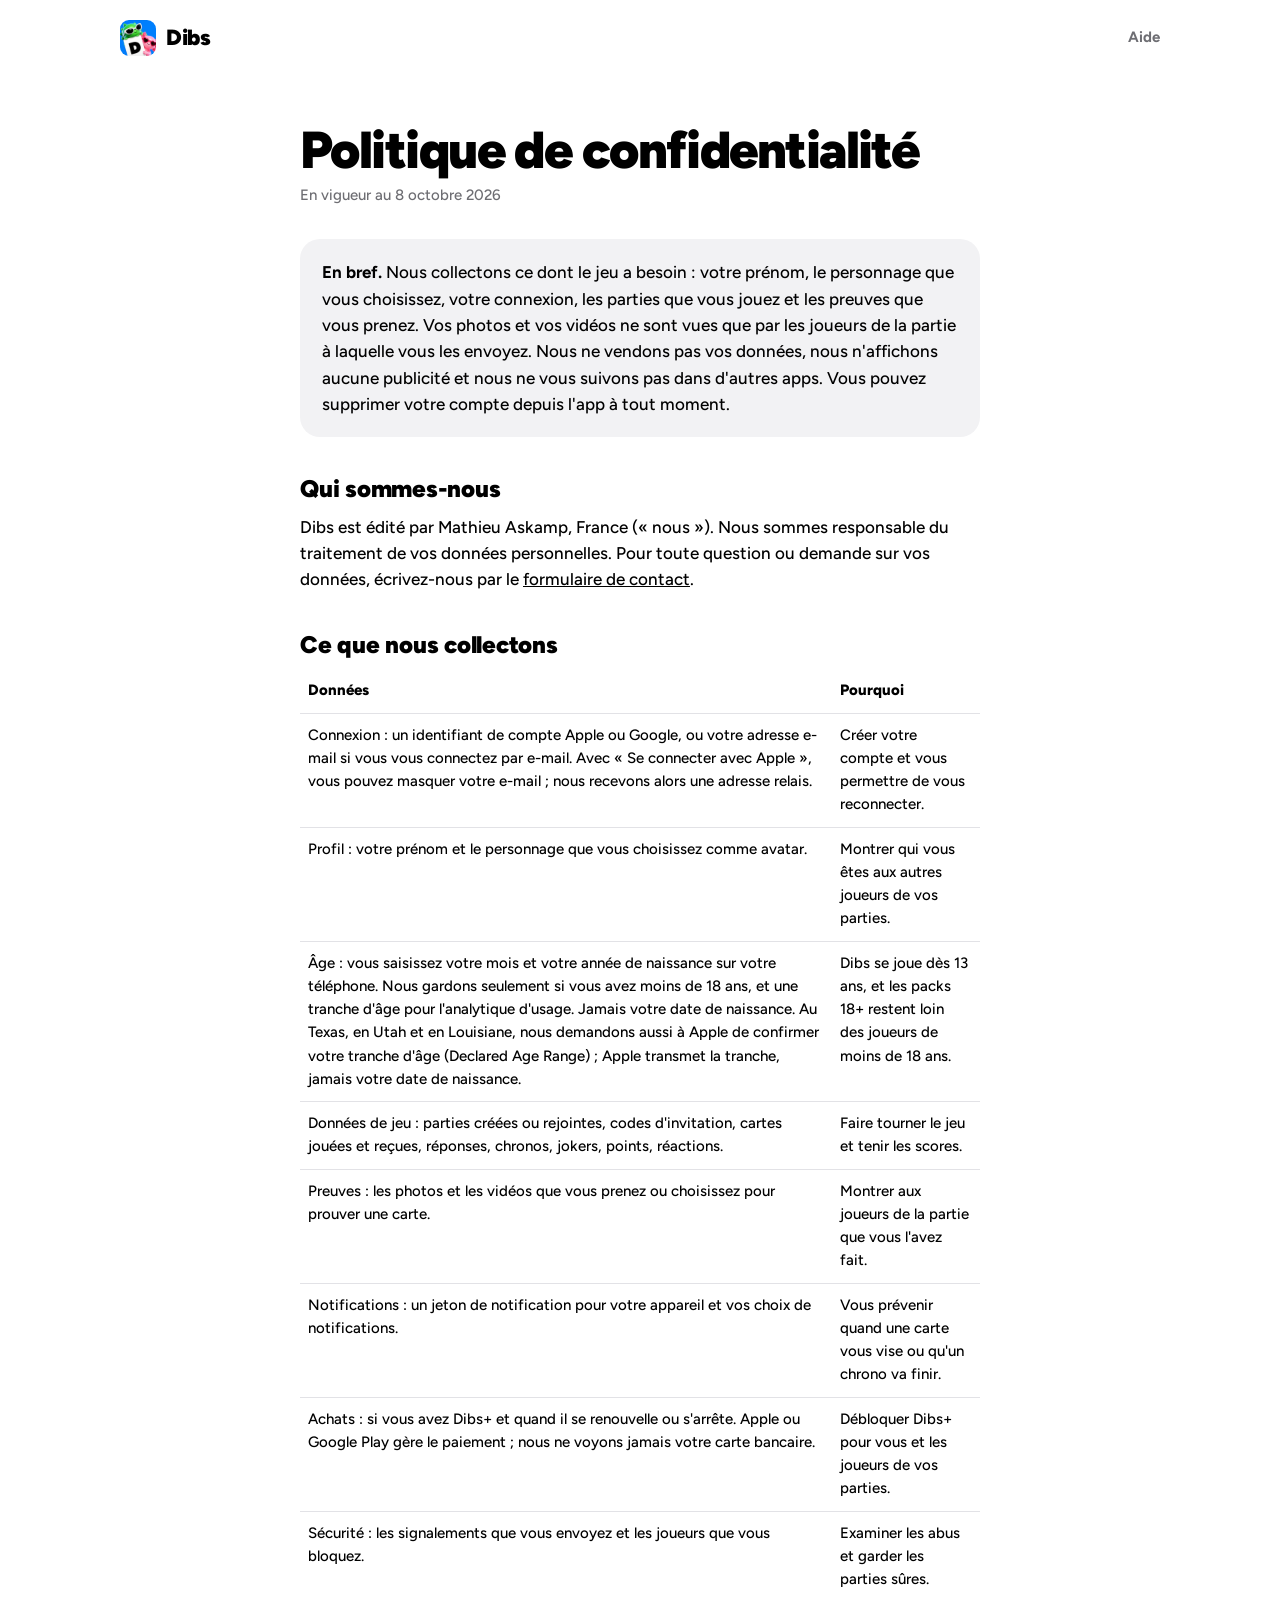
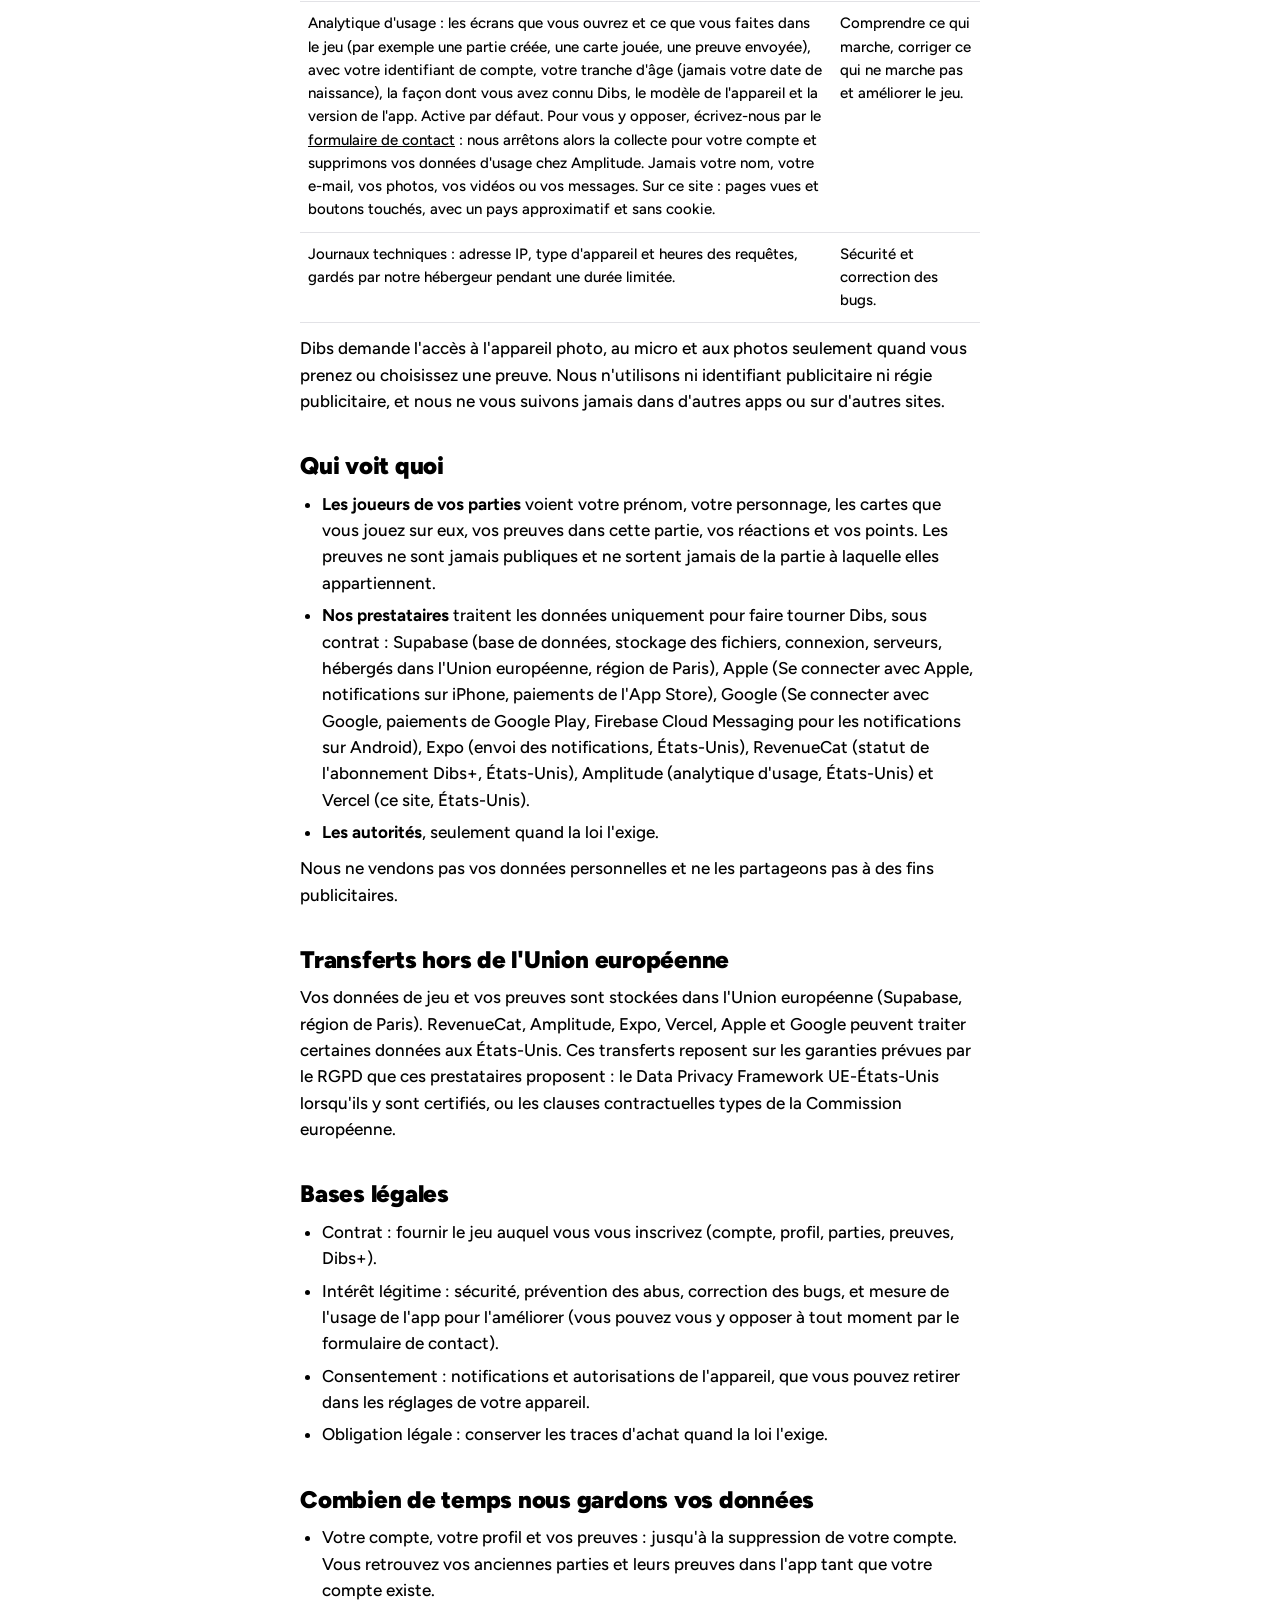
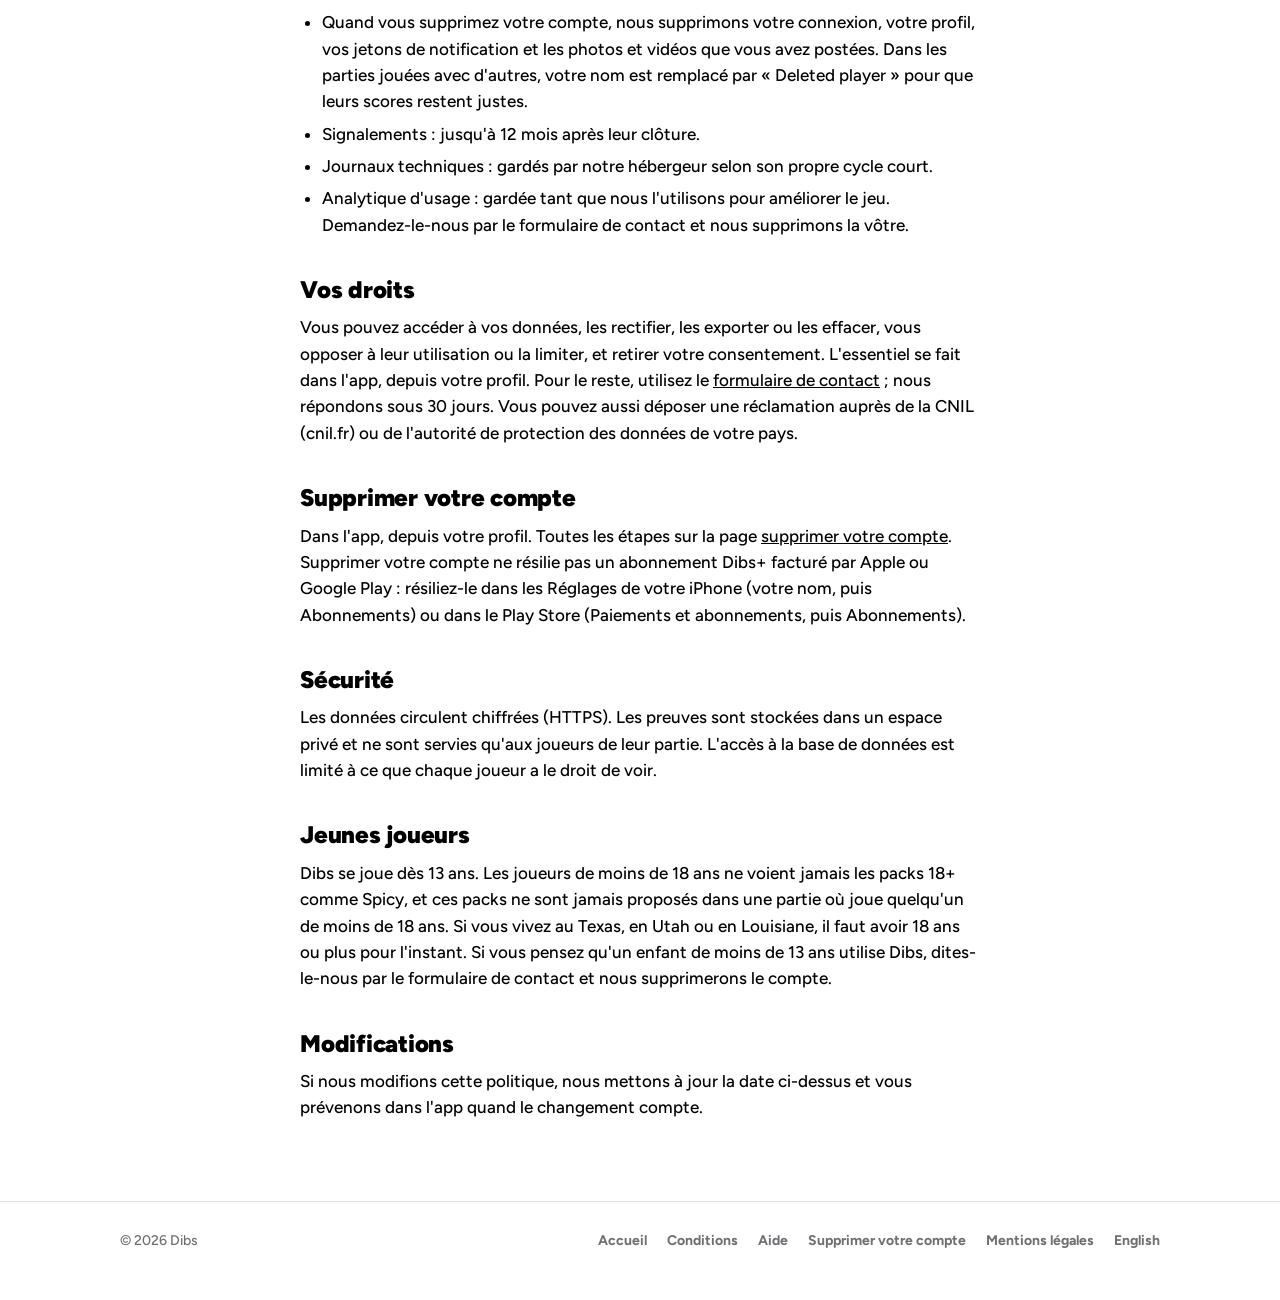
<file: fr/privacy.html>
<!doctype html>
<html lang="fr">
<head>
<meta charset="utf-8">
<script>
  // Ancienne adresse (GitHub Pages, partagée par les builds jusqu'à la 18) : même page sur le nouveau site.
  if (location.hostname.slice(-9) === 'github.io') location.replace('https://playdibs.vercel.app' + location.pathname.replace(/^\/dibs-site/, '').replace(/\.html$/, '') + location.search);
</script>
<meta name="viewport" content="width=device-width, initial-scale=1">
<title>Politique de confidentialité | Dibs</title>
<meta name="description" content="Les données que Dibs collecte, pourquoi, qui les voit, combien de temps elles sont gardées et vos droits.">
<meta name="theme-color" content="#000000">
<link rel="icon" href="/img/favicon-32.png" sizes="32x32">
<link rel="preconnect" href="https://fonts.googleapis.com">
<link rel="preconnect" href="https://fonts.gstatic.com" crossorigin>
<link href="https://fonts.googleapis.com/css2?family=Figtree:wght@500;600;700;800;900&display=swap" rel="stylesheet">
<link rel="stylesheet" href="/styles.css">
</head>
<body class="doc">
<header class="wrap top">
  <a class="brand" href="/fr"><img src="/img/icon-192.png" alt="">Dibs</a>
  <nav><a href="/fr/support">Aide</a></nav>
</header>
<main>
  <h1>Politique de confidentialité</h1>
  <p class="meta">En vigueur au 8 octobre 2026</p>

  <div class="box">
    <p><strong>En bref.</strong> Nous collectons ce dont le jeu a besoin : votre prénom, le personnage que vous choisissez, votre connexion, les parties que vous jouez et les preuves que vous prenez. Vos photos et vos vidéos ne sont vues que par les joueurs de la partie à laquelle vous les envoyez. Nous ne vendons pas vos données, nous n'affichons aucune publicité et nous ne vous suivons pas dans d'autres apps. Vous pouvez supprimer votre compte depuis l'app à tout moment.</p>
  </div>

  <h2>Qui sommes-nous</h2>
  <p>Dibs est édité par Mathieu Askamp, France (« nous »). Nous sommes responsable du traitement de vos données personnelles. Pour toute question ou demande sur vos données, écrivez-nous par le <a href="/fr/support#contact">formulaire de contact</a>.</p>

  <h2>Ce que nous collectons</h2>
  <table>
    <tr><th>Données</th><th>Pourquoi</th></tr>
    <tr><td>Connexion : un identifiant de compte Apple ou Google, ou votre adresse e-mail si vous vous connectez par e-mail. Avec « Se connecter avec Apple », vous pouvez masquer votre e-mail ; nous recevons alors une adresse relais.</td><td>Créer votre compte et vous permettre de vous reconnecter.</td></tr>
    <tr><td>Profil : votre prénom et le personnage que vous choisissez comme avatar.</td><td>Montrer qui vous êtes aux autres joueurs de vos parties.</td></tr>
    <tr><td>Âge : vous saisissez votre mois et votre année de naissance sur votre téléphone. Nous gardons seulement si vous avez moins de 18 ans, et une tranche d'âge pour l'analytique d'usage. Jamais votre date de naissance. Au Texas, en Utah et en Louisiane, nous demandons aussi à Apple de confirmer votre tranche d'âge (Declared Age Range) ; Apple transmet la tranche, jamais votre date de naissance.</td><td>Dibs se joue dès 13 ans, et les packs 18+ restent loin des joueurs de moins de 18 ans.</td></tr>
    <tr><td>Données de jeu : parties créées ou rejointes, codes d'invitation, cartes jouées et reçues, réponses, chronos, jokers, points, réactions.</td><td>Faire tourner le jeu et tenir les scores.</td></tr>
    <tr><td>Preuves : les photos et les vidéos que vous prenez ou choisissez pour prouver une carte.</td><td>Montrer aux joueurs de la partie que vous l'avez fait.</td></tr>
    <tr><td>Notifications : un jeton de notification pour votre appareil et vos choix de notifications.</td><td>Vous prévenir quand une carte vous vise ou qu'un chrono va finir.</td></tr>
    <tr><td>Achats : si vous avez Dibs+ et quand il se renouvelle ou s'arrête. Apple ou Google Play gère le paiement ; nous ne voyons jamais votre carte bancaire.</td><td>Débloquer Dibs+ pour vous et les joueurs de vos parties.</td></tr>
    <tr><td>Sécurité : les signalements que vous envoyez et les joueurs que vous bloquez.</td><td>Examiner les abus et garder les parties sûres.</td></tr>
    <tr><td>Analytique d'usage : les écrans que vous ouvrez et ce que vous faites dans le jeu (par exemple une partie créée, une carte jouée, une preuve envoyée), avec votre identifiant de compte, votre tranche d'âge (jamais votre date de naissance), la façon dont vous avez connu Dibs, le modèle de l'appareil et la version de l'app. Active par défaut. Pour vous y opposer, écrivez-nous par le <a href="/fr/support#contact">formulaire de contact</a> : nous arrêtons alors la collecte pour votre compte et supprimons vos données d'usage chez Amplitude. Jamais votre nom, votre e-mail, vos photos, vos vidéos ou vos messages. Sur ce site : pages vues et boutons touchés, avec un pays approximatif et sans cookie.</td><td>Comprendre ce qui marche, corriger ce qui ne marche pas et améliorer le jeu.</td></tr>
    <tr><td>Journaux techniques : adresse IP, type d'appareil et heures des requêtes, gardés par notre hébergeur pendant une durée limitée.</td><td>Sécurité et correction des bugs.</td></tr>
  </table>
  <p>Dibs demande l'accès à l'appareil photo, au micro et aux photos seulement quand vous prenez ou choisissez une preuve. Nous n'utilisons ni identifiant publicitaire ni régie publicitaire, et nous ne vous suivons jamais dans d'autres apps ou sur d'autres sites.</p>

  <h2>Qui voit quoi</h2>
  <ul>
    <li><strong>Les joueurs de vos parties</strong> voient votre prénom, votre personnage, les cartes que vous jouez sur eux, vos preuves dans cette partie, vos réactions et vos points. Les preuves ne sont jamais publiques et ne sortent jamais de la partie à laquelle elles appartiennent.</li>
    <li><strong>Nos prestataires</strong> traitent les données uniquement pour faire tourner Dibs, sous contrat : Supabase (base de données, stockage des fichiers, connexion, serveurs, hébergés dans l'Union européenne, région de Paris), Apple (Se connecter avec Apple, notifications sur iPhone, paiements de l'App Store), Google (Se connecter avec Google, paiements de Google Play, Firebase Cloud Messaging pour les notifications sur Android), Expo (envoi des notifications, États-Unis), RevenueCat (statut de l'abonnement Dibs+, États-Unis), Amplitude (analytique d'usage, États-Unis) et Vercel (ce site, États-Unis).</li>
    <li><strong>Les autorités</strong>, seulement quand la loi l'exige.</li>
  </ul>
  <p>Nous ne vendons pas vos données personnelles et ne les partageons pas à des fins publicitaires.</p>

  <h2>Transferts hors de l'Union européenne</h2>
  <p>Vos données de jeu et vos preuves sont stockées dans l'Union européenne (Supabase, région de Paris). RevenueCat, Amplitude, Expo, Vercel, Apple et Google peuvent traiter certaines données aux États-Unis. Ces transferts reposent sur les garanties prévues par le RGPD que ces prestataires proposent : le Data Privacy Framework UE-États-Unis lorsqu'ils y sont certifiés, ou les clauses contractuelles types de la Commission européenne.</p>

  <h2>Bases légales</h2>
  <ul>
    <li>Contrat : fournir le jeu auquel vous vous inscrivez (compte, profil, parties, preuves, Dibs+).</li>
    <li>Intérêt légitime : sécurité, prévention des abus, correction des bugs, et mesure de l'usage de l'app pour l'améliorer (vous pouvez vous y opposer à tout moment par le formulaire de contact).</li>
    <li>Consentement : notifications et autorisations de l'appareil, que vous pouvez retirer dans les réglages de votre appareil.</li>
    <li>Obligation légale : conserver les traces d'achat quand la loi l'exige.</li>
  </ul>

  <h2>Combien de temps nous gardons vos données</h2>
  <ul>
    <li>Votre compte, votre profil et vos preuves : jusqu'à la suppression de votre compte. Vous retrouvez vos anciennes parties et leurs preuves dans l'app tant que votre compte existe.</li>
    <li>Quand vous supprimez votre compte, nous supprimons votre connexion, votre profil, vos jetons de notification et les photos et vidéos que vous avez postées. Dans les parties jouées avec d'autres, votre nom est remplacé par « Deleted player » pour que leurs scores restent justes.</li>
    <li>Signalements : jusqu'à 12 mois après leur clôture.</li>
    <li>Journaux techniques : gardés par notre hébergeur selon son propre cycle court.</li>
    <li>Analytique d'usage : gardée tant que nous l'utilisons pour améliorer le jeu. Demandez-le-nous par le formulaire de contact et nous supprimons la vôtre.</li>
  </ul>

  <h2>Vos droits</h2>
  <p>Vous pouvez accéder à vos données, les rectifier, les exporter ou les effacer, vous opposer à leur utilisation ou la limiter, et retirer votre consentement. L'essentiel se fait dans l'app, depuis votre profil. Pour le reste, utilisez le <a href="/fr/support#contact">formulaire de contact</a> ; nous répondons sous 30 jours. Vous pouvez aussi déposer une réclamation auprès de la CNIL (cnil.fr) ou de l'autorité de protection des données de votre pays.</p>

  <h2>Supprimer votre compte</h2>
  <p>Dans l'app, depuis votre profil. Toutes les étapes sur la page <a href="/fr/delete-account">supprimer votre compte</a>. Supprimer votre compte ne résilie pas un abonnement Dibs+ facturé par Apple ou Google Play : résiliez-le dans les Réglages de votre iPhone (votre nom, puis Abonnements) ou dans le Play Store (Paiements et abonnements, puis Abonnements).</p>

  <h2>Sécurité</h2>
  <p>Les données circulent chiffrées (HTTPS). Les preuves sont stockées dans un espace privé et ne sont servies qu'aux joueurs de leur partie. L'accès à la base de données est limité à ce que chaque joueur a le droit de voir.</p>

  <h2>Jeunes joueurs</h2>
  <p>Dibs se joue dès 13 ans. Les joueurs de moins de 18 ans ne voient jamais les packs 18+ comme Spicy, et ces packs ne sont jamais proposés dans une partie où joue quelqu'un de moins de 18 ans. Si vous vivez au Texas, en Utah ou en Louisiane, il faut avoir 18 ans ou plus pour l'instant. Si vous pensez qu'un enfant de moins de 13 ans utilise Dibs, dites-le-nous par le formulaire de contact et nous supprimerons le compte.</p>

  <h2>Modifications</h2>
  <p>Si nous modifions cette politique, nous mettons à jour la date ci-dessus et vous prévenons dans l'app quand le changement compte.</p>
</main>
<footer>
  <div class="wrap">
    <span>&copy; 2026 Dibs</span>
    <nav><a href="/fr">Accueil</a><a href="/fr/terms">Conditions</a><a href="/fr/support">Aide</a><a href="/fr/delete-account">Supprimer votre compte</a><a href="/fr/mentions-legales">Mentions légales</a><a href="/privacy?lang=en" data-lang="en">English</a></nav>
  </div>
</footer>
</body>
</html>
</file>
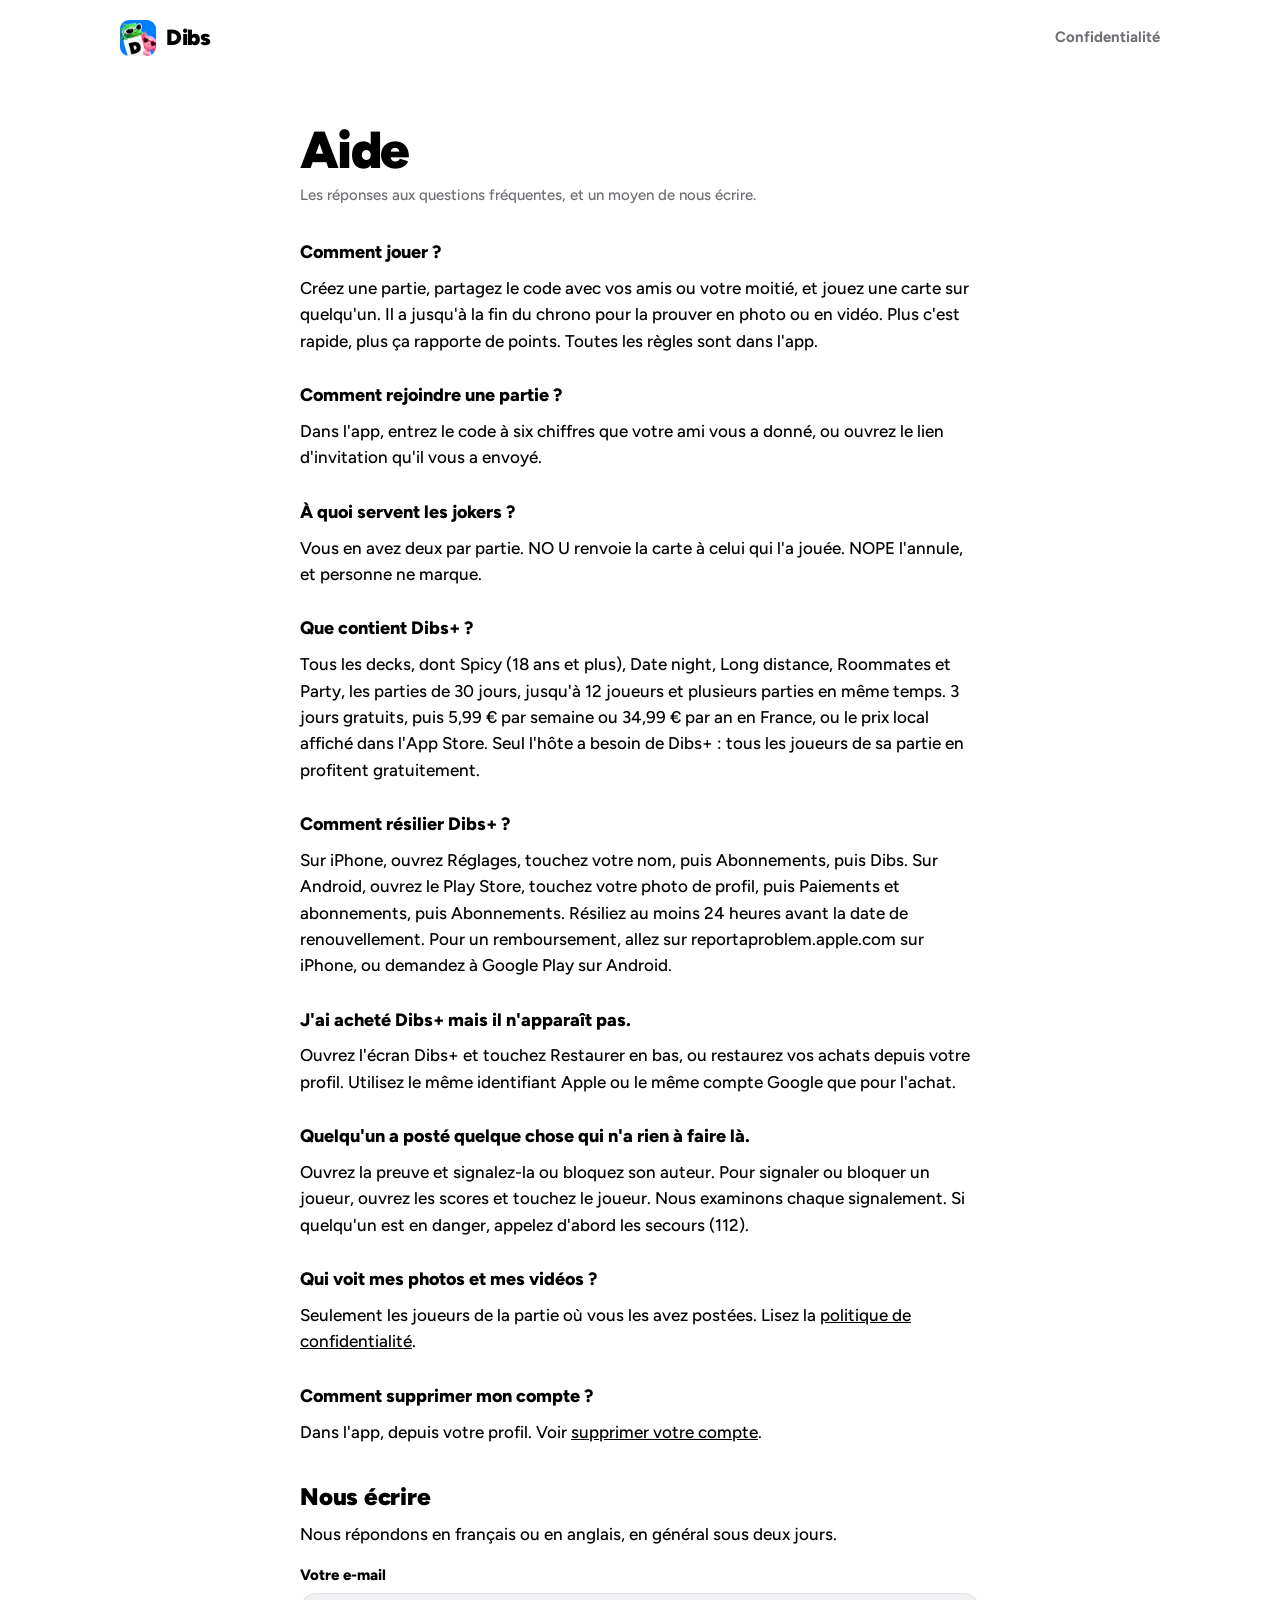
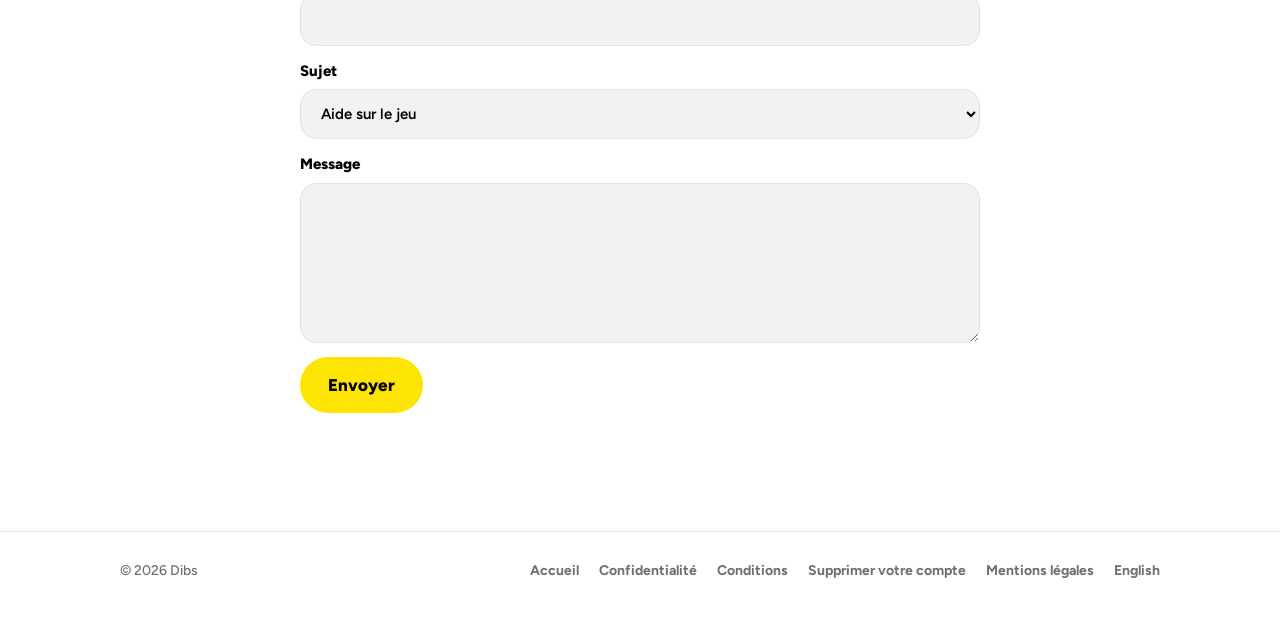
<file: fr/support.html>
<!doctype html>
<html lang="fr">
<head>
<meta charset="utf-8">
<script>
  // Ancienne adresse (GitHub Pages, partagée par les builds jusqu'à la 18) : même page sur le nouveau site.
  if (location.hostname.slice(-9) === 'github.io') location.replace('https://playdibs.vercel.app' + location.pathname.replace(/^\/dibs-site/, '').replace(/\.html$/, '') + location.search);
</script>
<meta name="viewport" content="width=device-width, initial-scale=1">
<title>Aide | Dibs</title>
<meta name="description" content="Aide pour Dibs : comment jouer, Dibs+, signaler un joueur, supprimer votre compte et nous contacter.">
<meta name="theme-color" content="#000000">
<link rel="icon" href="/img/favicon-32.png" sizes="32x32">
<link rel="preconnect" href="https://fonts.googleapis.com">
<link rel="preconnect" href="https://fonts.gstatic.com" crossorigin>
<link href="https://fonts.googleapis.com/css2?family=Figtree:wght@500;600;700;800;900&display=swap" rel="stylesheet">
<link rel="stylesheet" href="/styles.css">
<style>
  form { display: grid; gap: 14px; margin-top: 16px; }
  label { font-weight: 800; font-size: 15px; display: grid; gap: 6px; }
  input, select, textarea {
    font: inherit; font-weight: 600; color: var(--text); background: var(--surface);
    border: 1px solid var(--line); border-radius: 16px; padding: 14px 16px; width: 100%;
  }
  textarea { min-height: 160px; resize: vertical; }
  input:focus, select:focus, textarea:focus { outline: 2px solid var(--violet); outline-offset: 1px; }
  .hp { position: absolute; left: -9999px; }
  button.pill { border: 0; cursor: pointer; font-family: inherit; justify-self: start; }
  button.pill[disabled] { opacity: 0.5; cursor: default; }
  #status { font-weight: 700; min-height: 24px; }
</style>
</head>
<body class="doc">
<header class="wrap top">
  <a class="brand" href="/fr"><img src="/img/icon-192.png" alt="">Dibs</a>
  <nav><a href="/fr/privacy">Confidentialité</a></nav>
</header>
<main>
  <h1>Aide</h1>
  <p class="meta">Les réponses aux questions fréquentes, et un moyen de nous écrire.</p>

  <div class="faq">
    <h3>Comment jouer ?</h3>
    <p>Créez une partie, partagez le code avec vos amis ou votre moitié, et jouez une carte sur quelqu'un. Il a jusqu'à la fin du chrono pour la prouver en photo ou en vidéo. Plus c'est rapide, plus ça rapporte de points. Toutes les règles sont dans l'app.</p>

    <h3>Comment rejoindre une partie ?</h3>
    <p>Dans l'app, entrez le code à six chiffres que votre ami vous a donné, ou ouvrez le lien d'invitation qu'il vous a envoyé.</p>

    <h3>À quoi servent les jokers ?</h3>
    <p>Vous en avez deux par partie. NO U renvoie la carte à celui qui l'a jouée. NOPE l'annule, et personne ne marque.</p>

    <h3>Que contient Dibs+ ?</h3>
    <p>Tous les decks, dont Spicy (18 ans et plus), Date night, Long distance, Roommates et Party, les parties de 30 jours, jusqu'à 12 joueurs et plusieurs parties en même temps. 3 jours gratuits, puis 5,99 € par semaine ou 34,99 € par an en France, ou le prix local affiché dans l'App Store. Seul l'hôte a besoin de Dibs+ : tous les joueurs de sa partie en profitent gratuitement.</p>

    <h3>Comment résilier Dibs+ ?</h3>
    <p>Sur iPhone, ouvrez Réglages, touchez votre nom, puis Abonnements, puis Dibs. Sur Android, ouvrez le Play Store, touchez votre photo de profil, puis Paiements et abonnements, puis Abonnements. Résiliez au moins 24 heures avant la date de renouvellement. Pour un remboursement, allez sur reportaproblem.apple.com sur iPhone, ou demandez à Google Play sur Android.</p>

    <h3>J'ai acheté Dibs+ mais il n'apparaît pas.</h3>
    <p>Ouvrez l'écran Dibs+ et touchez Restaurer en bas, ou restaurez vos achats depuis votre profil. Utilisez le même identifiant Apple ou le même compte Google que pour l'achat.</p>

    <h3>Quelqu'un a posté quelque chose qui n'a rien à faire là.</h3>
    <p>Ouvrez la preuve et signalez-la ou bloquez son auteur. Pour signaler ou bloquer un joueur, ouvrez les scores et touchez le joueur. Nous examinons chaque signalement. Si quelqu'un est en danger, appelez d'abord les secours (112).</p>

    <h3>Qui voit mes photos et mes vidéos ?</h3>
    <p>Seulement les joueurs de la partie où vous les avez postées. Lisez la <a href="/fr/privacy">politique de confidentialité</a>.</p>

    <h3>Comment supprimer mon compte ?</h3>
    <p>Dans l'app, depuis votre profil. Voir <a href="/fr/delete-account">supprimer votre compte</a>.</p>
  </div>

  <h2 id="contact">Nous écrire</h2>
  <p>Nous répondons en français ou en anglais, en général sous deux jours.</p>
  <form id="contact-form" novalidate>
    <label>Votre e-mail
      <input type="email" name="email" autocomplete="email" required maxlength="200">
    </label>
    <label>Sujet
      <select name="subject" required>
        <option value="Help">Aide sur le jeu</option>
        <option value="Dibs+">Dibs+ et achats</option>
        <option value="Report">Signaler un joueur ou une preuve</option>
        <option value="Privacy">Mes données et ma vie privée</option>
        <option value="Delete account">Supprimer mon compte</option>
        <option value="Other">Autre chose</option>
      </select>
    </label>
    <label>Message
      <textarea name="message" required maxlength="4000"></textarea>
    </label>
    <label class="hp" aria-hidden="true">Website <input type="text" name="website" tabindex="-1" autocomplete="off"></label>
    <button class="pill" type="submit">Envoyer</button>
    <p id="status" role="status"></p>
  </form>
</main>
<footer>
  <div class="wrap">
    <span>&copy; 2026 Dibs</span>
    <nav><a href="/fr">Accueil</a><a href="/fr/privacy">Confidentialité</a><a href="/fr/terms">Conditions</a><a href="/fr/delete-account">Supprimer votre compte</a><a href="/fr/mentions-legales">Mentions légales</a><a href="/support?lang=en" data-lang="en">English</a></nav>
  </div>
</footer>
<script src="/contact.js"></script>
</body>
</html>
</file>
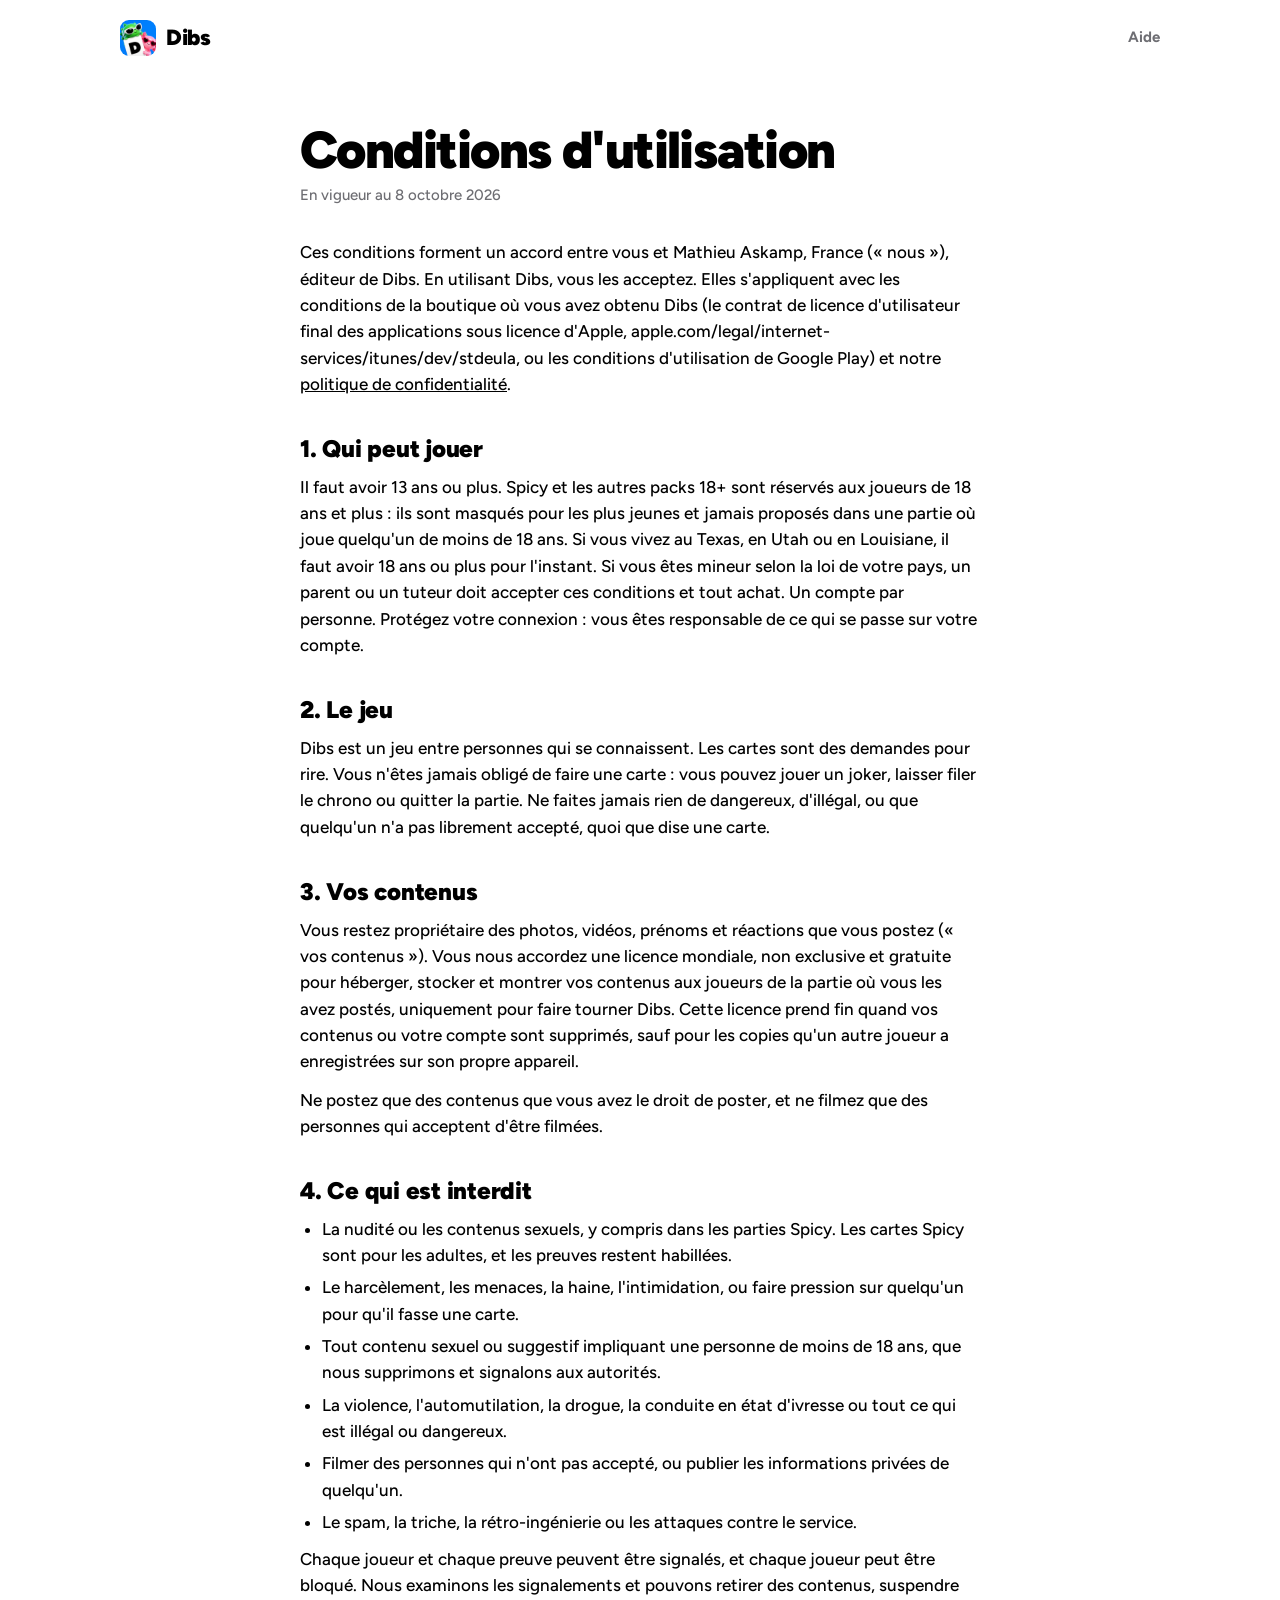
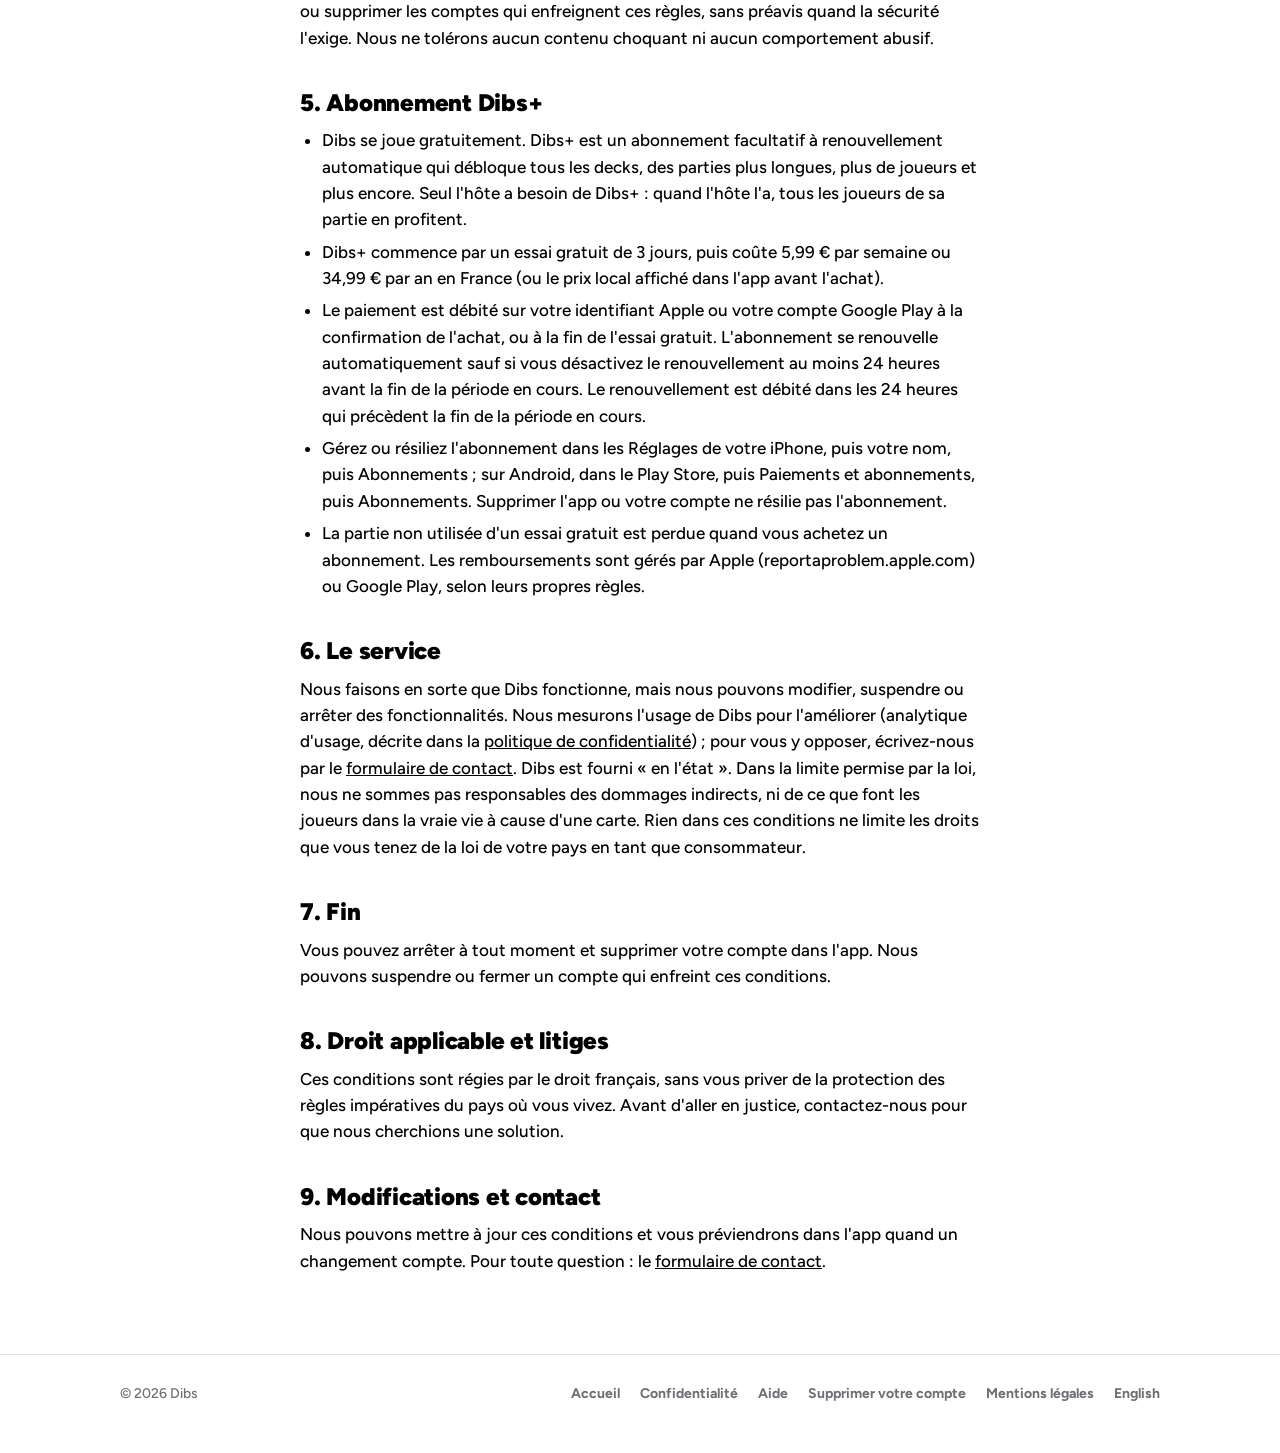
<file: fr/terms.html>
<!doctype html>
<html lang="fr">
<head>
<meta charset="utf-8">
<script>
  // Ancienne adresse (GitHub Pages, partagée par les builds jusqu'à la 18) : même page sur le nouveau site.
  if (location.hostname.slice(-9) === 'github.io') location.replace('https://playdibs.vercel.app' + location.pathname.replace(/^\/dibs-site/, '').replace(/\.html$/, '') + location.search);
</script>
<meta name="viewport" content="width=device-width, initial-scale=1">
<title>Conditions d'utilisation | Dibs</title>
<meta name="description" content="Les conditions d'utilisation de Dibs : qui peut jouer, les règles, vos contenus, l'abonnement Dibs+ et vos droits.">
<meta name="theme-color" content="#000000">
<link rel="icon" href="/img/favicon-32.png" sizes="32x32">
<link rel="preconnect" href="https://fonts.googleapis.com">
<link rel="preconnect" href="https://fonts.gstatic.com" crossorigin>
<link href="https://fonts.googleapis.com/css2?family=Figtree:wght@500;600;700;800;900&display=swap" rel="stylesheet">
<link rel="stylesheet" href="/styles.css">
</head>
<body class="doc">
<header class="wrap top">
  <a class="brand" href="/fr"><img src="/img/icon-192.png" alt="">Dibs</a>
  <nav><a href="/fr/support">Aide</a></nav>
</header>
<main>
  <h1>Conditions d'utilisation</h1>
  <p class="meta">En vigueur au 8 octobre 2026</p>

  <p>Ces conditions forment un accord entre vous et Mathieu Askamp, France (« nous »), éditeur de Dibs. En utilisant Dibs, vous les acceptez. Elles s'appliquent avec les conditions de la boutique où vous avez obtenu Dibs (le contrat de licence d'utilisateur final des applications sous licence d'Apple, apple.com/legal/internet-services/itunes/dev/stdeula, ou les conditions d'utilisation de Google Play) et notre <a href="/fr/privacy">politique de confidentialité</a>.</p>

  <h2>1. Qui peut jouer</h2>
  <p>Il faut avoir 13 ans ou plus. Spicy et les autres packs 18+ sont réservés aux joueurs de 18 ans et plus : ils sont masqués pour les plus jeunes et jamais proposés dans une partie où joue quelqu'un de moins de 18 ans. Si vous vivez au Texas, en Utah ou en Louisiane, il faut avoir 18 ans ou plus pour l'instant. Si vous êtes mineur selon la loi de votre pays, un parent ou un tuteur doit accepter ces conditions et tout achat. Un compte par personne. Protégez votre connexion : vous êtes responsable de ce qui se passe sur votre compte.</p>

  <h2>2. Le jeu</h2>
  <p>Dibs est un jeu entre personnes qui se connaissent. Les cartes sont des demandes pour rire. Vous n'êtes jamais obligé de faire une carte : vous pouvez jouer un joker, laisser filer le chrono ou quitter la partie. Ne faites jamais rien de dangereux, d'illégal, ou que quelqu'un n'a pas librement accepté, quoi que dise une carte.</p>

  <h2>3. Vos contenus</h2>
  <p>Vous restez propriétaire des photos, vidéos, prénoms et réactions que vous postez (« vos contenus »). Vous nous accordez une licence mondiale, non exclusive et gratuite pour héberger, stocker et montrer vos contenus aux joueurs de la partie où vous les avez postés, uniquement pour faire tourner Dibs. Cette licence prend fin quand vos contenus ou votre compte sont supprimés, sauf pour les copies qu'un autre joueur a enregistrées sur son propre appareil.</p>
  <p>Ne postez que des contenus que vous avez le droit de poster, et ne filmez que des personnes qui acceptent d'être filmées.</p>

  <h2>4. Ce qui est interdit</h2>
  <ul>
    <li>La nudité ou les contenus sexuels, y compris dans les parties Spicy. Les cartes Spicy sont pour les adultes, et les preuves restent habillées.</li>
    <li>Le harcèlement, les menaces, la haine, l'intimidation, ou faire pression sur quelqu'un pour qu'il fasse une carte.</li>
    <li>Tout contenu sexuel ou suggestif impliquant une personne de moins de 18 ans, que nous supprimons et signalons aux autorités.</li>
    <li>La violence, l'automutilation, la drogue, la conduite en état d'ivresse ou tout ce qui est illégal ou dangereux.</li>
    <li>Filmer des personnes qui n'ont pas accepté, ou publier les informations privées de quelqu'un.</li>
    <li>Le spam, la triche, la rétro-ingénierie ou les attaques contre le service.</li>
  </ul>
  <p>Chaque joueur et chaque preuve peuvent être signalés, et chaque joueur peut être bloqué. Nous examinons les signalements et pouvons retirer des contenus, suspendre ou supprimer les comptes qui enfreignent ces règles, sans préavis quand la sécurité l'exige. Nous ne tolérons aucun contenu choquant ni aucun comportement abusif.</p>

  <h2>5. Abonnement Dibs+</h2>
  <ul>
    <li>Dibs se joue gratuitement. Dibs+ est un abonnement facultatif à renouvellement automatique qui débloque tous les decks, des parties plus longues, plus de joueurs et plus encore. Seul l'hôte a besoin de Dibs+ : quand l'hôte l'a, tous les joueurs de sa partie en profitent.</li>
    <li>Dibs+ commence par un essai gratuit de 3 jours, puis coûte 5,99 € par semaine ou 34,99 € par an en France (ou le prix local affiché dans l'app avant l'achat).</li>
    <li>Le paiement est débité sur votre identifiant Apple ou votre compte Google Play à la confirmation de l'achat, ou à la fin de l'essai gratuit. L'abonnement se renouvelle automatiquement sauf si vous désactivez le renouvellement au moins 24 heures avant la fin de la période en cours. Le renouvellement est débité dans les 24 heures qui précèdent la fin de la période en cours.</li>
    <li>Gérez ou résiliez l'abonnement dans les Réglages de votre iPhone, puis votre nom, puis Abonnements ; sur Android, dans le Play Store, puis Paiements et abonnements, puis Abonnements. Supprimer l'app ou votre compte ne résilie pas l'abonnement.</li>
    <li>La partie non utilisée d'un essai gratuit est perdue quand vous achetez un abonnement. Les remboursements sont gérés par Apple (reportaproblem.apple.com) ou Google Play, selon leurs propres règles.</li>
  </ul>

  <h2>6. Le service</h2>
  <p>Nous faisons en sorte que Dibs fonctionne, mais nous pouvons modifier, suspendre ou arrêter des fonctionnalités. Nous mesurons l'usage de Dibs pour l'améliorer (analytique d'usage, décrite dans la <a href="/fr/privacy">politique de confidentialité</a>) ; pour vous y opposer, écrivez-nous par le <a href="/fr/support#contact">formulaire de contact</a>. Dibs est fourni « en l'état ». Dans la limite permise par la loi, nous ne sommes pas responsables des dommages indirects, ni de ce que font les joueurs dans la vraie vie à cause d'une carte. Rien dans ces conditions ne limite les droits que vous tenez de la loi de votre pays en tant que consommateur.</p>

  <h2>7. Fin</h2>
  <p>Vous pouvez arrêter à tout moment et supprimer votre compte dans l'app. Nous pouvons suspendre ou fermer un compte qui enfreint ces conditions.</p>

  <h2>8. Droit applicable et litiges</h2>
  <p>Ces conditions sont régies par le droit français, sans vous priver de la protection des règles impératives du pays où vous vivez. Avant d'aller en justice, contactez-nous pour que nous cherchions une solution.</p>

  <h2>9. Modifications et contact</h2>
  <p>Nous pouvons mettre à jour ces conditions et vous préviendrons dans l'app quand un changement compte. Pour toute question : le <a href="/fr/support#contact">formulaire de contact</a>.</p>
</main>
<footer>
  <div class="wrap">
    <span>&copy; 2026 Dibs</span>
    <nav><a href="/fr">Accueil</a><a href="/fr/privacy">Confidentialité</a><a href="/fr/support">Aide</a><a href="/fr/delete-account">Supprimer votre compte</a><a href="/fr/mentions-legales">Mentions légales</a><a href="/terms?lang=en" data-lang="en">English</a></nav>
  </div>
</footer>
</body>
</html>
</file>
<file: styles.css>
/* Couleurs et échelle reprises de l'app (app/src/ui/theme.ts). */
:root {
  --yellow: #FEE402; --violet: #6615FC; --pink: #FB1A51; --blue: #0076FD;
  --bg: #000000; --surface: #161616; --surface2: #232323; --line: #2C2C2C;
  --text: #FFFFFF; --text2: #9B9B9B;
  --radius: 24px;
  color-scheme: dark;
}
@media (prefers-color-scheme: light) {
  .doc { --bg: #FFFFFF; --surface: #F2F2F4; --surface2: #E8E8EC; --line: #E2E2E6; --text: #000000; --text2: #6E6E73; color-scheme: light; }
}

* { box-sizing: border-box; margin: 0; }
html { -webkit-text-size-adjust: 100%; }
body {
  background: var(--bg); color: var(--text);
  font-family: 'Figtree', -apple-system, system-ui, sans-serif; font-weight: 500;
  font-size: 17px; line-height: 1.55; -webkit-font-smoothing: antialiased;
}
a { color: inherit; }
img { display: block; max-width: 100%; }
.wrap { max-width: 1080px; margin: 0 auto; padding-inline: 20px; }

/* En-tête */
.top { display: flex; align-items: center; justify-content: space-between; padding-block: 20px; }
.brand { display: flex; align-items: center; gap: 10px; text-decoration: none; font-weight: 900; font-size: 22px; letter-spacing: -0.02em; }
.brand img { width: 36px; height: 36px; border-radius: 9px; }
.top nav { display: flex; gap: 20px; font-weight: 700; font-size: 15px; }
.top nav a { text-decoration: none; color: var(--text2); }
.top nav a:hover { color: var(--text); }

/* Bouton pilule, comme dans l'app */
.pill {
  display: inline-flex; align-items: center; justify-content: center; gap: 10px;
  height: 56px; padding: 0 28px; border-radius: 28px;
  background: var(--yellow); color: #000; font-weight: 800; font-size: 17px; text-decoration: none;
}
.pill:active { transform: scale(0.98); }
.pill svg { width: 20px; height: 20px; }

/* Accueil */
.hero { display: grid; grid-template-columns: 1.1fr 0.9fr; gap: 48px; align-items: center; padding-block: 40px 72px; }
.hero h1 { font-weight: 900; font-size: clamp(44px, 7vw, 76px); line-height: 0.98; letter-spacing: -0.035em; }
.hero p.lead { color: var(--text2); font-size: 20px; margin: 20px 0 32px; max-width: 30ch; }
.hero .small { color: var(--text2); font-size: 14px; margin-top: 14px; }
/* Le téléphone tient dans la hauteur de l'écran (capture 603 x 1311) : le bouton reste visible sur un portable. */
.phone { position: relative; justify-self: center; width: min(320px, 78vw, calc((100svh - 150px) * 0.45)); }
.phone img.screen { width: 100%; height: auto; border-radius: 44px; border: 8px solid #1c1c1c; }
.phone .sticker { position: absolute; width: 30%; height: auto; aspect-ratio: 1; border-radius: 26%; padding: 2.5%; }
.phone .s1 { background: var(--violet); left: -15%; top: 44%; transform: rotate(-8deg); }
.phone .s2 { background: var(--pink); right: -12%; bottom: 18%; transform: rotate(7deg); }

.hero .ctas { display: flex; align-items: center; gap: 20px; flex-wrap: wrap; }
.hero-qr { display: flex; align-items: center; gap: 12px; color: var(--text2); font-size: 14px; font-weight: 700; line-height: 1.3; }
.hero-qr img { width: 72px; height: 72px; background: #fff; padding: 6px; border-radius: 12px; }
/* Un QR ne sert qu'à l'écran d'un ordinateur : masqué sur téléphone et tablette. */
@media (hover: none), (pointer: coarse) { .hero-qr { display: none; } }

h2 { font-weight: 900; font-size: clamp(32px, 4.5vw, 48px); line-height: 1.02; letter-spacing: -0.03em; margin-bottom: 28px; }
section { padding-block: 48px; }

.steps { display: grid; grid-template-columns: repeat(3, 1fr); gap: 16px; }
.tile { border-radius: var(--radius); padding: 24px; min-height: 220px; display: flex; flex-direction: column; justify-content: space-between; }
.tile .n { font-weight: 900; font-size: 15px; opacity: 0.8; }
.tile h3 { font-weight: 900; font-size: 30px; line-height: 1.05; letter-spacing: -0.02em; margin: 40px 0 8px; }
.tile p { font-weight: 600; font-size: 16px; line-height: 1.4; }
.y { background: var(--yellow); color: #000; }
.v { background: var(--violet); color: #fff; }
.p { background: var(--pink); color: #fff; }
.b { background: var(--blue); color: #fff; }

.groups { display: grid; grid-template-columns: repeat(3, 1fr); gap: 16px; }
.group { border-radius: var(--radius); padding: 20px 20px 20px 24px; display: flex; align-items: center; justify-content: space-between; gap: 12px; min-height: 128px; }
.group span { display: block; font-weight: 900; font-size: 28px; letter-spacing: -0.02em; line-height: 1.1; }
.group small { display: block; font-weight: 600; font-size: 14px; opacity: 0.85; margin-top: 4px; }
/* Petite carte blanche, comme les tuiles de groupe de l'app. */
.mini { flex: none; width: 112px; min-height: 76px; background: #fff; color: #000; border-radius: 14px; padding: 10px 12px; transform: rotate(5deg); font-weight: 900; font-size: 14px; line-height: 1.15; box-shadow: 0 6px 16px rgba(0,0,0,0.25); }
.mini b { display: block; font-weight: 800; font-size: 9px; letter-spacing: 0.08em; color: #6E6E73; margin-bottom: 6px; }

.packs { display: grid; grid-template-columns: 1.1fr 0.9fr; gap: 48px; align-items: center; }
.packs .lead { color: var(--text2); font-size: 20px; margin: -8px 0 24px; max-width: 32ch; }
.packs .small { color: var(--text2); font-size: 14px; margin-top: 20px; }
.chips { display: flex; flex-wrap: wrap; gap: 10px; max-width: 520px; }
.chip { border-radius: 999px; padding: 8px 16px; font-weight: 800; font-size: 15px; }

.promise { background: var(--surface); border-radius: 32px; padding: 40px; display: grid; grid-template-columns: 1fr auto; gap: 32px; align-items: center; }
.promise p { color: var(--text2); font-size: 18px; max-width: 46ch; }
.avatars { display: grid; grid-template-columns: repeat(3, 72px); gap: 10px; }
.avatars img { width: 72px; height: 72px; border-radius: 20px; padding: 6px; }

.cta { text-align: center; padding-block: 72px 40px; }
.cta h2 { margin-bottom: 24px; }

footer { border-top: 1px solid var(--line); padding: 28px 0 48px; margin-top: 40px; color: var(--text2); font-size: 14px; }
footer .wrap { display: flex; flex-wrap: wrap; gap: 12px 24px; justify-content: space-between; }
footer nav { display: flex; flex-wrap: wrap; gap: 12px 20px; }
footer a { text-decoration: none; font-weight: 700; }
footer a:hover { color: var(--text); }

/* Pages courtes centrées (invitation, redirection vers le store) */
.center { max-width: 440px; margin: 0 auto; padding: 24px 20px 48px; text-align: center; display: flex; flex-direction: column; align-items: center; }
.center h1 { font-weight: 900; font-size: clamp(36px, 11vw, 44px); line-height: 1; letter-spacing: -0.03em; }
.center .lead { color: var(--text2); font-size: 18px; margin: 12px 0 28px; }
.avatars-row { display: flex; justify-content: center; gap: 10px; margin: 16px 0 28px; }
.avatars-row img { width: 64px; height: 64px; border-radius: 18px; padding: 6px; }
.qr { display: flex; flex-direction: column; align-items: center; gap: 12px; margin: 8px 0 24px; color: var(--text2); font-weight: 700; font-size: 15px; }
.qr img { background: #fff; padding: 12px; border-radius: 20px; box-sizing: content-box; }
[hidden] { display: none !important; }

/* Pages de texte (confidentialité, conditions, support, suppression) */
.doc main { max-width: 720px; margin: 0 auto; padding: 24px 20px 40px; }
.doc h1 { font-weight: 900; font-size: clamp(36px, 6vw, 52px); line-height: 1; letter-spacing: -0.03em; margin: 24px 0 8px; }
.doc .meta { color: var(--text2); font-size: 15px; margin-bottom: 32px; }
.doc h2 { font-size: 24px; margin: 40px 0 12px; letter-spacing: -0.01em; }
.doc h3 { font-weight: 800; font-size: 18px; margin: 24px 0 8px; }
.doc p, .doc li { color: var(--text); }
.doc p + p { margin-top: 12px; }
.doc ul, .doc ol { padding-left: 22px; margin: 10px 0; }
.doc li + li { margin-top: 6px; }
.doc .box { background: var(--surface); border-radius: 20px; padding: 20px 22px; margin: 20px 0; }
.doc table { width: 100%; border-collapse: collapse; margin: 12px 0; font-size: 15px; }
.doc th, .doc td { text-align: left; vertical-align: top; padding: 10px 8px; border-bottom: 1px solid var(--line); }
.doc th { font-weight: 800; }
.doc .faq h3 { margin-top: 28px; }

@media (max-width: 820px) {
  .hero { grid-template-columns: 1fr; padding-block-start: 16px; gap: 40px; }
  .steps, .groups, .packs { grid-template-columns: 1fr; }
  .packs { gap: 32px; }
  .tile { min-height: 0; }
  .tile h3 { margin-top: 24px; }
  .promise { grid-template-columns: 1fr; padding: 28px 24px; }
  .phone { width: min(300px, 72vw); }
  .phone .s1 { left: -8%; } .phone .s2 { right: -6%; }
  .hero-qr { display: none; }
  .top nav { gap: 14px; }
}
</file>
